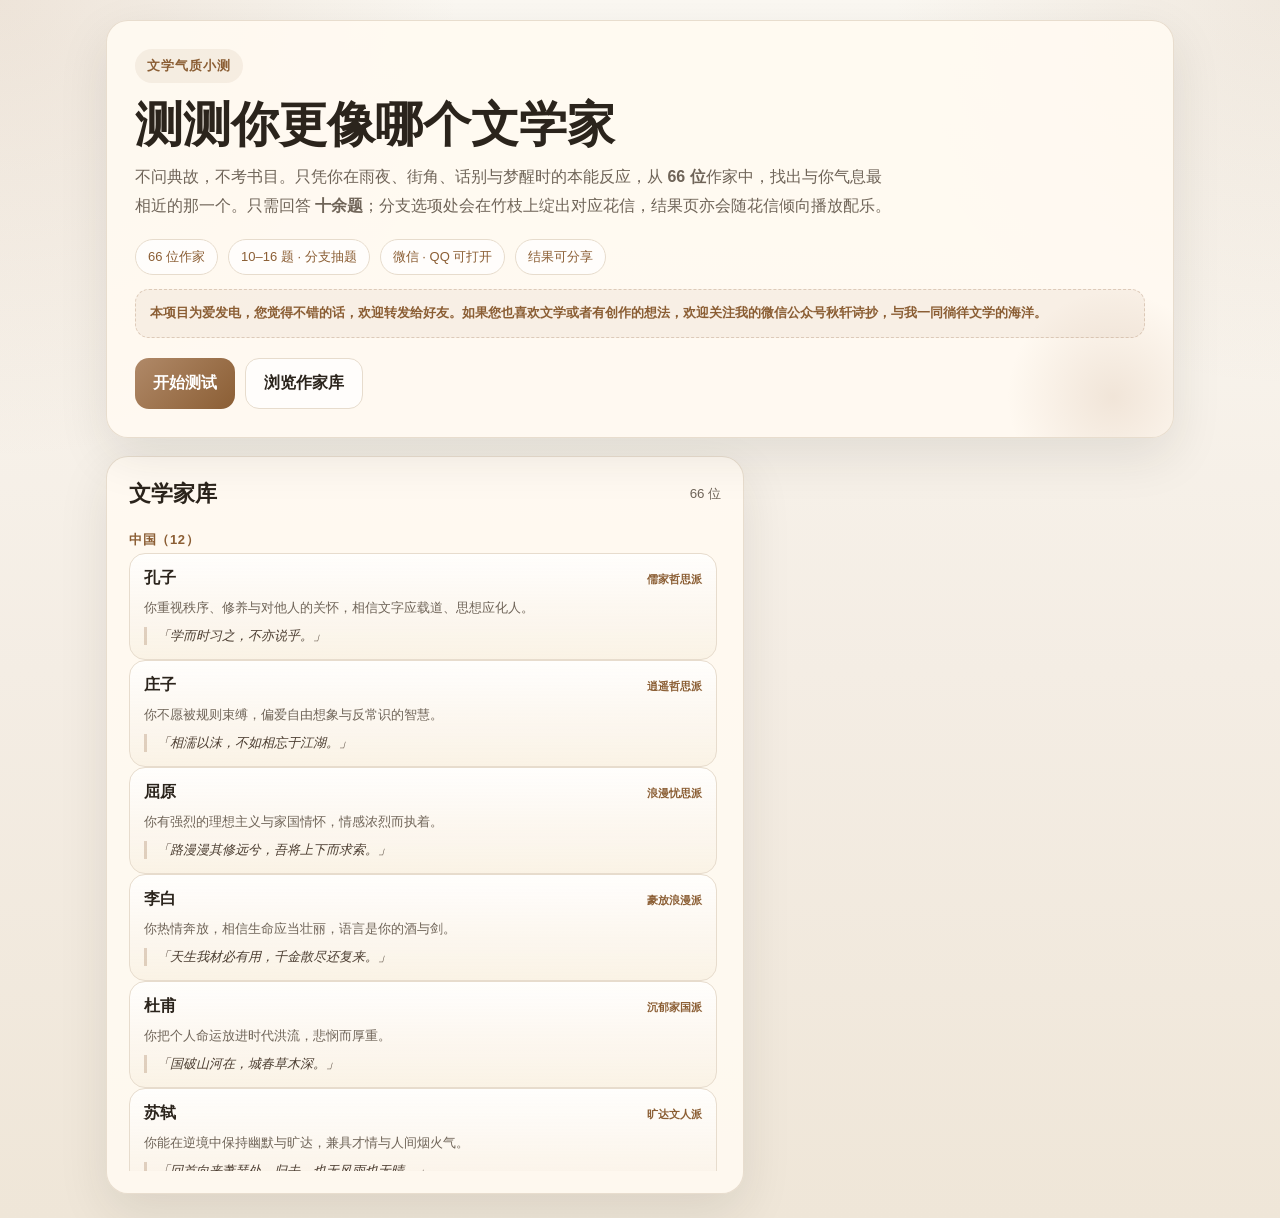
<file: index.html>
<!DOCTYPE html>
<html lang="zh-CN">
<head>
  <meta charset="UTF-8" />
  <meta name="viewport" content="width=device-width, initial-scale=1.0, maximum-scale=1.0, user-scalable=no, viewport-fit=cover" />
  <meta name="format-detection" content="telephone=no, email=no, address=no" />
  <meta name="apple-mobile-web-app-capable" content="yes" />
  <meta name="apple-mobile-web-app-status-bar-style" content="default" />
  <meta name="x5-orientation" content="portrait" />
  <meta name="x5-fullscreen" content="true" />
  <meta name="x5-page-mode" content="app" />
  <meta name="description" content="文学气质小测，10–16题分支情境题，从66位作家中找出你最像的那一位。" />
  <meta property="og:title" content="测测你更像哪个文学家" />
  <meta property="og:description" content="十余题情境小测，竹枝花信与分支抽题，匹配你的文学气质。" />
  <meta property="og:type" content="website" />
  <title>测测你更像哪个文学家</title>
  <style>
    :root {
      --bg: #f6f1e8; --card: #fffaf1; --ink: #2b241c; --muted: #6f6458;
      --line: #e7dccd; --accent: #8b5e34; --accent2: #b08968; --good: #2f6f4e;
      --bamboo: #789262; --bamboo-light: #9db88a; --bamboo-dark: #5a7348;
      --shadow: 0 18px 50px rgba(43,36,28,.10); --radius: 22px;
    }
    * { box-sizing: border-box; -webkit-tap-highlight-color: transparent; }
    html { -webkit-text-size-adjust: 100%; }
    body {
      margin: 0; color: var(--ink);
      font-family: -apple-system, BlinkMacSystemFont, "Segoe UI", "PingFang SC", "Hiragino Sans GB", "Microsoft YaHei", sans-serif;
      background: radial-gradient(circle at top left, rgba(176,137,104,.18), transparent 26%),
        radial-gradient(circle at top right, rgba(139,94,52,.10), transparent 22%),
        linear-gradient(180deg, #fbf8f2, #f4ede4 55%, #efe6d8);
      min-height: 100vh;
      padding-bottom: env(safe-area-inset-bottom, 0);
      overflow-x: hidden;
    }
    .wrap { max-width: 1100px; margin: 0 auto; padding: 20px 16px calc(24px + env(safe-area-inset-bottom, 0)); }
    .hero, .card {
      background: rgba(255,250,241,.92); border: 1px solid rgba(231,220,205,.95);
      border-radius: var(--radius); box-shadow: var(--shadow);
    }
    .hero { padding: 28px; position: relative; overflow: hidden; }
    .hero::after {
      content: ""; position: absolute; inset: auto -50px -70px auto; width: 220px; height: 220px;
      border-radius: 50%; background: radial-gradient(circle, rgba(176,137,104,.18), transparent 68%); pointer-events: none;
    }
    .eyebrow {
      display: inline-flex; padding: 8px 12px; border-radius: 999px;
      background: rgba(139,94,52,.08); color: var(--accent); font-size: 13px;
      letter-spacing: .08em; font-weight: 700;
    }
    h1 { margin: 16px 0 10px; font-size: clamp(28px, 4vw, 48px); line-height: 1.1; }
    .intro { margin: 0; max-width: 760px; color: var(--muted); font-size: 16px; line-height: 1.85; }
    .meta { display: flex; flex-wrap: wrap; gap: 10px; margin-top: 18px; }
    .tag { padding: 8px 12px; border-radius: 999px; border: 1px solid var(--line); background: rgba(255,255,255,.72); color: var(--accent); font-size: 13px; }
    .grid { display: grid; grid-template-columns: 1.55fr 1fr; gap: 18px; margin-top: 18px; }
    .panel { padding: 22px; }
    .section-title { display: flex; align-items: center; justify-content: space-between; gap: 12px; margin-bottom: 14px; scroll-margin-top: 12px; }
    .section-title h2 { margin: 0; font-size: 22px; }
    .section-title small { color: var(--muted); }
    .progress-bar { display: none; }
    .bamboo-progress { position: relative; margin: 12px 0 8px; padding: 32px 14px 6px; }
    .bamboo-track {
      position: relative; height: 40px; border-radius: 20px;
      background: linear-gradient(180deg, #ebe4d4 0%, #d9cfb8 38%, #e8e0ce 62%, #ebe4d4 100%);
      border: 2px solid #c8bc9e;
      box-shadow: inset 0 3px 8px rgba(43,36,28,.10), 0 2px 0 rgba(255,255,255,.45);
      overflow: visible;
    }
    .bamboo-fill {
      position: absolute; left: 0; top: 0; height: 100%; width: 0%; border-radius: inherit;
      background:
        repeating-linear-gradient(90deg, rgba(255,255,255,.12) 0 2px, transparent 2px 18px),
        linear-gradient(180deg, var(--bamboo-light) 0%, var(--bamboo) 42%, var(--bamboo-dark) 100%);
      box-shadow: inset 0 2px 0 rgba(255,255,255,.28);
      transition: width .45s ease; z-index: 1;
    }
    .bamboo-flower {
      position: absolute; top: 50%; margin-left: -24px; width: 48px; z-index: 3;
      pointer-events: none; transform: translateY(-50%) scale(0); opacity: 0;
      transition: transform .5s cubic-bezier(.34,1.56,.64,1), opacity .35s ease;
    }
    .bamboo-flower.bloom { transform: translateY(-50%) scale(1); opacity: 1; }
    .flower-label {
      position: absolute; left: 50%; bottom: calc(100% + 14px); transform: translateX(-50%);
      font-size: 11px; font-weight: 700; color: var(--bamboo-dark); white-space: nowrap;
    }
    .flower-icon svg { width: 44px; height: 44px; filter: drop-shadow(0 2px 4px rgba(43,36,28,.18)); }
    .result-flower-theme {
      display: flex; align-items: center; gap: 12px; margin: 12px 0 4px; padding: 12px 14px;
      border-radius: 16px; background: rgba(255,255,255,.65); border: 1px solid var(--line);
    }
    .result-flower-theme .theme-flower svg { width: 40px; height: 40px; }
    .result-flower-theme p { margin: 0; font-size: 14px; color: var(--muted); line-height: 1.6; }
    .result-flower-theme strong { color: var(--accent); font-size: 15px; }
    .mute-btn {
      position: fixed; top: calc(12px + env(safe-area-inset-top, 0)); right: 14px; z-index: 200;
      display: none; align-items: center; gap: 6px;
      padding: 10px 14px; border-radius: 999px; border: 1px solid var(--line);
      background: rgba(255,250,241,.94); color: var(--ink); font-size: 14px; font-weight: 700;
      cursor: pointer; box-shadow: var(--shadow); backdrop-filter: blur(6px);
      -webkit-backdrop-filter: blur(6px); touch-action: manipulation;
    }
    .mute-btn.show { display: inline-flex; }
    .mute-btn .icon { font-size: 16px; line-height: 1; }
    .q-count { margin-top: 8px; color: var(--bamboo-dark); font-size: 15px; font-weight: 700; letter-spacing: .06em; }
    .question { font-size: 23px; line-height: 1.4; margin: 8px 0 18px; font-weight: 700; }
    .type-pill { display: inline-block; margin-bottom: 8px; padding: 6px 10px; border-radius: 999px; background: rgba(47,111,78,.10); color: var(--good); font-size: 12px; font-weight: 700; }
    .options { display: grid; gap: 10px; }
    .opt {
      width: 100%; text-align: left; padding: 16px 18px; border-radius: 16px;
      border: 1px solid var(--line); background: #fff; cursor: pointer; line-height: 1.65; font-size: 16px;
      transition: border-color .15s, background .15s; touch-action: manipulation;
      -webkit-user-select: none; user-select: none;
    }
    .opt:active { background: rgba(139,94,52,.08); }
    .opt.active { border-color: var(--accent); background: rgba(139,94,52,.06); }
    .controls { display: flex; gap: 10px; flex-wrap: wrap; margin-top: 16px; }
    .btn {
      border: 0; border-radius: 14px; padding: 14px 18px; cursor: pointer; font-weight: 700; font-size: 16px;
      transition: opacity .15s; touch-action: manipulation; min-height: 48px;
      -webkit-tap-highlight-color: transparent;
    }
    .btn:focus { outline: none; }
    .btn.primary { background: linear-gradient(135deg, var(--accent2), var(--accent)); color: #fff; }
    .btn.ghost { background: rgba(255,255,255,.75); color: var(--ink); border: 1px solid var(--line); }
    .btn:disabled { opacity: .5; cursor: not-allowed; transform: none; }
    .mini { color: var(--muted); font-size: 13px; line-height: 1.7; }
    .library { display: grid; gap: 12px; max-height: 72vh; overflow: auto; padding-right: 4px; }
    .region-title { font-size: 13px; font-weight: 700; color: var(--accent); margin: 8px 0 4px; letter-spacing: .05em; }
    .writer { padding: 14px; border-radius: 16px; border: 1px solid var(--line); background: linear-gradient(180deg, rgba(255,255,255,.82), rgba(250,242,229,.95)); }
    .writer-top { display: flex; justify-content: space-between; gap: 8px; align-items: baseline; }
    .writer h3 { margin: 0; font-size: 16px; }
    .writer .kind { color: var(--accent); font-size: 11px; font-weight: 700; white-space: nowrap; }
    .writer p { margin: 8px 0 0; color: var(--muted); line-height: 1.7; font-size: 13px; }
    .writer .quote { margin-top: 8px; padding-left: 10px; border-left: 3px solid rgba(139,94,52,.25); font-style: italic; color: #4b3d31; font-size: 13px; }
    .result { display: none; margin-top: 18px; padding: 24px; border-radius: 24px; background: linear-gradient(180deg, #fffaf1, #f8efe2); border: 1px solid rgba(231,220,205,.95); box-shadow: var(--shadow); }
    .result.show { display: block; }
    .result-grid { display: grid; grid-template-columns: 1fr 1fr; gap: 18px; }
    .result-title-row {
      display: flex; align-items: center; justify-content: flex-start; gap: 12px;
      margin: 0 0 8px;
    }
    .result-title-row h2 { margin: 0; font-size: 30px; flex: 1; min-width: 0; line-height: 1.25; }
    .result-avatar {
      flex-shrink: 0; width: 132px; margin-left: auto;
    }
    .result-avatar img {
      width: 100%; height: auto; max-height: 148px; display: block; object-fit: contain;
      filter: drop-shadow(0 3px 10px rgba(43,36,28,.14)); border-radius: 10px;
    }
    .result-avatar svg { width: 100%; height: 100%; display: block; filter: drop-shadow(0 3px 8px rgba(43,36,28,.12)); }
    .result h2 { margin: 0 0 8px; font-size: 30px; }
    .lead { color: var(--muted); line-height: 1.8; margin: 0 0 18px; }
    .result-box { border-radius: 18px; background: rgba(255,255,255,.72); border: 1px solid var(--line); padding: 16px; margin-bottom: 12px; }
    .result-box h3 { margin: 0 0 8px; font-size: 16px; }
    .result-box p { margin: 0; color: var(--muted); line-height: 1.8; }
    .top5 { display: grid; gap: 10px; }
    .top5-item { display: grid; grid-template-columns: 36px 1fr 52px; gap: 10px; align-items: center; }
    .top5-rank { width: 36px; height: 36px; border-radius: 50%; display: grid; place-items: center; font-weight: 700; font-size: 14px; background: rgba(139,94,52,.12); color: var(--accent); }
    .top5-rank.gold { background: linear-gradient(135deg, #d4a574, var(--accent)); color: #fff; }
    .top5-name { font-weight: 700; font-size: 15px; }
    .top5-meta { font-size: 12px; color: var(--muted); }
    .meter { height: 8px; border-radius: 999px; background: #efe4d4; overflow: hidden; margin-top: 4px; }
    .meter > i { display: block; height: 100%; border-radius: inherit; background: linear-gradient(90deg, var(--accent2), var(--accent)); }
    .match-bar-chart { display: grid; gap: 12px; }
    .match-bar-row { display: grid; grid-template-columns: 28px minmax(56px, 80px) 1fr 44px; gap: 8px; align-items: center; font-size: 14px; }
    .match-bar-rank { width: 28px; height: 28px; border-radius: 50%; display: grid; place-items: center; font-weight: 700; font-size: 12px; background: rgba(139,94,52,.12); color: var(--accent); }
    .match-bar-rank.gold { background: linear-gradient(135deg, #d4a574, var(--accent)); color: #fff; }
    .match-bar-name { font-weight: 700; overflow: hidden; text-overflow: ellipsis; white-space: nowrap; }
    .match-bar-track { height: 10px; border-radius: 99px; background: #efe4d4; overflow: hidden; }
    .match-bar-track > i { display: block; height: 100%; background: linear-gradient(90deg, var(--accent2), var(--accent)); border-radius: inherit; }
    .match-bar-pct { font-weight: 700; color: var(--accent); text-align: right; font-size: 13px; }
    .prob-hotcold { display: grid; grid-template-columns: 1fr 1fr; gap: 12px; }
    .prob-hotcold h4 { margin: 0 0 8px; font-size: 14px; color: var(--accent); }
    .prob-hotcold ol { margin: 0; padding-left: 18px; font-size: 13px; line-height: 1.9; color: var(--muted); }
    .prob-hotcold .prob-val { color: var(--accent); font-weight: 600; }
    .prob-hotcold .muted { list-style: none; padding: 0; }
    .radar-wrap { display: flex; justify-content: center; padding: 8px 0; }
    .radar-wrap svg { max-width: 100%; height: auto; }
    .personality-tags { display: flex; flex-wrap: wrap; gap: 8px; margin-top: 8px; }
    .personality-tags span { padding: 6px 10px; border-radius: 999px; background: rgba(47,111,78,.10); color: var(--good); font-size: 12px; font-weight: 700; }
    .quote-card { padding: 16px; border-radius: 16px; background: rgba(139,94,52,.06); border: 1px solid rgba(139,94,52,.15); }
    .quote-card blockquote { margin: 0; font-size: 18px; line-height: 1.7; color: #4b3d31; font-style: italic; }
    .quote-card cite { display: block; margin-top: 10px; color: var(--muted); font-size: 14px; font-style: normal; }
    .top5-quotes { display: grid; gap: 10px; }
    .top5-quote-item { padding: 10px 12px; border-radius: 12px; background: rgba(255,255,255,.6); border: 1px solid var(--line); font-size: 13px; line-height: 1.7; color: var(--muted); }
    .top5-quote-item strong { color: var(--ink); font-size: 14px; }
    .share { width: 100%; min-height: 100px; resize: none; border: 1px solid var(--line); border-radius: 16px; padding: 14px; background: rgba(255,255,255,.86); line-height: 1.7; font-size: 16px; }
    .share-tip { margin-top: 8px; font-size: 13px; color: var(--accent); line-height: 1.6; }
    .share-card-actions { display: flex; flex-wrap: wrap; gap: 10px; margin-top: 10px; }
    .share-card-preview {
      display: none; width: 100%; max-width: 320px; margin: 12px auto 0;
      border-radius: 14px; border: 1px solid var(--line); box-shadow: var(--shadow);
      -webkit-touch-callout: default;
      pointer-events: auto;
    }
    .share-card-preview.show { display: block; }
    .share-card-modal {
      position: fixed; inset: 0; z-index: 10000; background: rgba(43,36,28,.72);
      display: flex; align-items: center; justify-content: center; padding: 16px;
      backdrop-filter: blur(4px); -webkit-backdrop-filter: blur(4px);
    }
    .share-card-modal.hidden { display: none !important; }
    .share-card-modal-inner {
      width: min(92vw, 360px); max-height: 90vh; overflow: auto;
      background: var(--card); border-radius: 18px; padding: 14px;
      box-shadow: var(--shadow);
    }
    .share-card-modal-tip {
      margin: 0 0 10px; text-align: center; font-size: 14px; color: var(--accent); line-height: 1.6;
    }
    .share-card-modal-img {
      display: block; width: 100%; border-radius: 12px; border: 1px solid var(--line);
      -webkit-touch-callout: default;
      pointer-events: auto;
    }
    .share-card-modal-close {
      display: block; width: 100%; margin-top: 12px;
    }
    .toast {
      position: fixed; left: 50%; bottom: calc(72px + env(safe-area-inset-bottom, 0));
      transform: translateX(-50%) translateY(20px); opacity: 0; pointer-events: none;
      background: rgba(43,36,28,.88); color: #fff; padding: 12px 20px; border-radius: 999px;
      font-size: 14px; z-index: 9999; transition: opacity .25s, transform .25s;
    }
    .toast.show { opacity: 1; transform: translateX(-50%) translateY(0); }
    .mobile-bar {
      display: none; position: fixed; left: 0; right: 0; bottom: 0; z-index: 100;
      padding: 10px 16px calc(10px + env(safe-area-inset-bottom, 0));
      background: rgba(255,250,241,.96); border-top: 1px solid var(--line);
      backdrop-filter: blur(8px); -webkit-backdrop-filter: blur(8px);
      gap: 10px;
    }
    .mobile-bar .btn { flex: 1; }
    #testArea { scroll-margin-top: 8px; }
    .view-test .mobile-bar { display: flex; }
    .view-test .test-area .controls { display: none; }
    .publish-tip {
      margin-top: 14px; padding: 12px 14px; border-radius: 14px;
      background: rgba(139,94,52,.06); border: 1px dashed rgba(139,94,52,.25);
      font-size: 13px; color: var(--muted); line-height: 1.75;
    }
    .publish-tip strong { color: var(--accent); }
    .hidden { display: none !important; }
    .view-welcome .test-area { display: none; }
    .view-test .hero { display: none; }
    .view-test .welcome-cta { display: none; }
    .view-test .library-aside { display: none; }
    .view-test .grid { grid-template-columns: 1fr; margin-top: 0; }
    .view-test .wrap { padding-top: 12px; }
    .view-result .test-area { display: none; }
    .view-result .library-aside { display: none; }
    .view-result .grid { display: none; }
    @media (max-width: 900px) {
      .grid, .result-grid { grid-template-columns: 1fr; }
      .hero, .panel, .result { padding: 18px; }
      .question { font-size: 20px; }
      .library-aside { display: block; }
      .view-welcome .library-aside { margin-top: 0; }
      .view-test { padding-bottom: 72px; }
      .view-test .panel { padding: 16px; }
      .view-test .question { font-size: 19px; margin: 6px 0 14px; }
      .wrap { padding: 16px 14px calc(16px + env(safe-area-inset-bottom, 0)); }
    }
    @media (min-width: 901px) {
      .view-test .test-area { max-width: 720px; margin: 0 auto; }
      .view-result .result { max-width: 1100px; margin: 0 auto; }
      .opt:hover { transform: translateY(-1px); border-color: rgba(139,94,52,.35); box-shadow: 0 10px 24px rgba(43,36,28,.08); }
      .btn:hover { transform: translateY(-1px); }
    }
  </style>
</head>
<body class="view-welcome">
  <div class="wrap">
    <section class="hero">
      <span class="eyebrow">文学气质小测</span>
      <h1>测测你更像哪个文学家</h1>
      <p class="intro">不问典故，不考书目。只凭你在雨夜、街角、话别与梦醒时的本能反应，从 <strong>66 位</strong>作家中，找出与你气息最相近的那一个。只需回答 <strong>十余题</strong>；分支选项处会在竹枝上绽出对应花信，结果页亦会随花信倾向播放配乐。</p>
      <div class="meta">
        <span class="tag">66 位作家</span>
        <span class="tag">10–16 题 · 分支抽题</span>
        <span class="tag">微信 · QQ 可打开</span>
        <span class="tag">结果可分享</span>
      </div>
      <div class="publish-tip">
        <strong>本项目为爱发电，您觉得不错的话，欢迎转发给好友。如果您也喜欢文学或者有创作的想法，欢迎关注我的微信公众号秋轩诗抄，与我一同徜徉文学的海洋。</strong>
      </div>
      <div class="controls welcome-cta" style="margin-top:20px">
        <button class="btn primary" id="startBtn">开始测试</button>
        <button class="btn ghost" id="browseBtn">浏览作家库</button>
      </div>
    </section>

    <div class="grid">
      <section class="card panel test-area" id="testArea">
        <div class="section-title" id="questionAnchor">
          <h2>测试问题</h2>
          <small id="qTotalLabel">10–16 题 · 单选</small>
        </div>
        <div class="bamboo-progress" aria-hidden="false">
          <div class="bamboo-track" id="bambooTrack">
            <div class="bamboo-fill" id="progressFill"></div>
          </div>
        </div>
        <div class="q-count" id="qCount">第 1 题</div>
        <div class="type-pill" id="typePill">文学气质</div>
        <div class="question" id="questionText"></div>
        <div class="options" id="optionsBox"></div>
        <div class="controls">
          <button class="btn ghost" id="prevBtn">上一题</button>
          <button class="btn ghost" id="resetBtn">重置</button>
          <button class="btn primary" id="nextBtn">下一题</button>
        </div>
        <p class="mini" id="hintText">每道题选择最接近你的答案。</p>
      </section>

      <aside class="card panel library-aside">
        <div class="section-title">
          <h2>文学家库</h2>
          <small id="libCount">66 位</small>
        </div>
        <div class="library" id="libraryBox"></div>
      </aside>
    </div>

    <section class="result" id="resultBox">
      <div class="result-grid">
        <div>
          <span class="eyebrow">文学人格结果</span>
          <div class="result-flower-theme" id="resultFlowerTheme">
            <div class="theme-flower" id="resultFlowerIcon"></div>
            <p id="resultFlowerDesc"></p>
          </div>
          <div class="result-title-row">
            <h2 id="resultTitle"></h2>
            <div class="result-avatar" id="resultAvatar" aria-hidden="true" title="气质小人"></div>
          </div>
          <p class="lead" id="resultIntro"></p>
          <div class="personality-tags" id="personalityTags"></div>
          <div class="result-box" style="margin-top:14px">
            <h3>判语</h3>
            <p id="resultOneLiner"></p>
          </div>
          <div class="result-box">
            <h3>几分缘由</h3>
            <p id="resultWhy"></p>
          </div>
          <div class="result-box quote-card">
            <h3 style="margin-bottom:12px">文学家名言</h3>
            <blockquote id="resultQuote"></blockquote>
            <cite id="resultQuoteAuthor"></cite>
          </div>
          <div class="result-box">
            <h3>Top 5 名言摘记</h3>
            <div id="top5Quotes" class="top5-quotes"></div>
          </div>
        </div>
        <div>
          <div class="result-box">
            <h3>文学气质雷达图</h3>
            <div class="radar-wrap"><svg id="radarChart" width="320" height="320" viewBox="0 0 320 320"></svg></div>
            <p class="mini" style="text-align:center;margin-top:4px">实线：你的画像 · 虚线：最佳匹配作家</p>
          </div>
          <div class="result-box">
            <h3>热度排行榜</h3>
            <p class="mini" style="margin-bottom:10px">基于八千次随机作答模拟，估计最易/最难匹配的人格。</p>
            <div class="prob-hotcold">
              <div><h4>热门 TOP 3</h4><ol id="probHotList"></ol></div>
              <div><h4>冷门 TOP 3</h4><ol id="probColdList"></ol></div>
            </div>
          </div>
          <div class="result-box">
            <h3>Top 5 匹配</h3>
            <div class="top5" id="top5List"></div>
          </div>
          <div class="result-box">
            <h3>分享文案</h3>
            <textarea class="share" id="shareText" readonly></textarea>
            <p class="share-tip" id="shareTip">微信内建议长按上方文案全选复制；或点「复制」按钮。</p>
            <h3 style="margin-top:16px">分享结果卡</h3>
            <p class="mini">生成含文学家匹配、气质小人、花信意象与判语的长图，可保存或转发给好友。</p>
            <div class="share-card-actions">
              <button class="btn primary" type="button" id="saveShareCardBtn">保存结果卡</button>
              <button class="btn ghost" type="button" id="shareImageBtn">分享图片</button>
              <button class="btn ghost" type="button" id="previewShareCardBtn">预览结果卡</button>
            </div>
            <img class="share-card-preview" id="shareCardPreview" alt="文学气质结果分享卡预览">
          </div>
          <div class="controls">
            <button class="btn primary" id="againBtn">再测一次</button>
            <button class="btn ghost" id="copyBtn">复制分享文案</button>
            <button class="btn ghost" id="showLibBtn">查看作家库</button>
          </div>
        </div>
      </div>
    </section>
  </div>
  <div class="mobile-bar" id="mobileBar">
    <button class="btn ghost" id="mobilePrevBtn">上一题</button>
    <button class="btn primary" id="mobileNextBtn">下一题</button>
  </div>
  <button type="button" class="mute-btn" id="muteBtn" aria-label="静音">
    <span class="icon" id="muteIcon">🔊</span><span id="muteLabel">静音</span>
  </button>
  <div class="toast" id="toast"></div>
  <div class="share-card-modal hidden" id="shareCardModal" role="dialog" aria-modal="true" aria-label="结果卡预览">
    <div class="share-card-modal-inner">
      <p class="share-card-modal-tip">长按图片保存到相册，或截图分享</p>
      <img class="share-card-modal-img" id="shareCardModalImg" alt="文学气质结果分享卡">
      <button type="button" class="btn ghost share-card-modal-close" id="shareCardModalClose">关闭</button>
    </div>
  </div>
  <script>
const WRITERS = [
{id:'kongzi',name:'孔子',region:'中国',kind:'儒家哲思派',traits:[6,4,9,2,10,2],quote:'「学而时习之，不亦说乎。」',intro:'你重视秩序、修养与对他人的关怀，相信文字应载道、思想应化人。',one:'你像一位温和的师者，在秩序与仁心中寻找永恒。'},
{id:'zhuangzi',name:'庄子',region:'中国',kind:'逍遥哲思派',traits:[3,8,10,5,5,7],quote:'「相濡以沫，不如相忘于江湖。」',intro:'你不愿被规则束缚，偏爱自由想象与反常识的智慧。',one:'你像一阵穿林的风，轻盈、跳脱、难以定义。'},
{id:'quyuan',name:'屈原',region:'中国',kind:'浪漫忧思派',traits:[7,10,7,4,8,5],quote:'「路漫漫其修远兮，吾将上下而求索。」',intro:'你有强烈的理想主义与家国情怀，情感浓烈而执着。',one:'你像一首悲怆的长歌，炽热、忠贞、不肯妥协。'},
{id:'libai',name:'李白',region:'中国',kind:'豪放浪漫派',traits:[3,10,6,3,5,6],quote:'「天生我材必有用，千金散尽还复来。」',intro:'你热情奔放，相信生命应当壮丽，语言是你的酒与剑。',one:'你像明月与长风，洒脱、明亮、不拘一格。'},
{id:'dufu',name:'杜甫',region:'中国',kind:'沉郁家国派',traits:[7,9,5,4,10,3],quote:'「国破山河在，城春草木深。」',intro:'你把个人命运放进时代洪流，悲悯而厚重。',one:'你像一首慢慢展开的长诗，沉稳、厚重、悲悯。'},
{id:'sushi',name:'苏轼',region:'中国',kind:'旷达文人派',traits:[5,9,7,3,7,5],quote:'「回首向来萧瑟处，归去，也无风雨也无晴。」',intro:'你能在逆境中保持幽默与旷达，兼具才情与人间烟火气。',one:'你像一场雨后的彩虹，通透、温润、有余味。'},
{id:'caoxueqin',name:'曹雪芹',region:'中国',kind:'世情洞察派',traits:[6,8,6,5,9,4],quote:'「满纸荒唐言，一把辛酸泪。」',intro:'你善于写尽人情冷暖与命运无常，细腻而苍凉。',one:'你像一面照见众生的镜子，华美与悲凉并存。'},
{id:'luxun',name:'鲁迅',region:'中国',kind:'锋利现实派',traits:[10,4,7,5,8,6],quote:'「希望是本无所谓有，无所谓无的。」',intro:'你对世界有敏锐痛感，善于用犀利语言照亮矛盾。',one:'你像一把冷静的手术刀，直接切开情绪与现实。'},
{id:'shencongwen',name:'沈从文',region:'中国',kind:'田园抒情派',traits:[3,8,4,4,8,3],quote:'「凡事都靠一个缘字。」',intro:'你从朴素日常中感受秩序与美，温柔而宁静。',one:'你像一条安静的河，温润、平和、缓缓流动。'},
{id:'laoshe',name:'老舍',region:'中国',kind:'京味写实派',traits:[7,5,4,5,9,3],quote:'「人是最美的风景。」',intro:'你关注市井与普通人的尊严，幽默里藏着辛酸。',one:'你像胡同里的灯火，亲切、幽默、有烟火气。'},
{id:'zhangailing',name:'张爱玲',region:'中国',kind:'精致疏离派',traits:[7,7,5,8,5,6],quote:'「生命是一袭华美的袍，爬满了蚤子。」',intro:'你善于在细节里看见人性，习惯保留距离与分寸。',one:'你有漂亮的分寸感，也有看穿繁华的清醒。'},
{id:'yuhua',name:'余华',region:'中国',kind:'冷幽默生存派',traits:[8,5,4,6,7,4],quote:'「人是为了活着本身而活着。」',intro:'你能在荒诞与困难里保持韧性，用幽默消化沉重。',one:'你像一块被生活磨圆的石头，沉默，但不轻易碎裂。'},
{id:'murasaki',name:'紫式部',region:'日本',kind:'细腻物语派',traits:[5,9,4,6,7,5],quote:'「逢えずして恋しき人を待つほどに。」',intro:'你极擅写微妙情感与阶层光影，文字含蓄而绵长。',one:'你像一层和纸后的光影，幽微、雅致、欲说还休。'},
{id:'natsume',name:'夏目漱石',region:'日本',kind:'近代自省派',traits:[7,6,8,6,7,5],quote:'「智に働けば角が立つ。」',intro:'你在传统与现代之间徘徊，文风克制而思辨。',one:'你像一座安静的庭园，理性与感伤彼此映照。'},
{id:'kawabata',name:'川端康成',region:'日本',kind:'物哀美学派',traits:[4,9,5,7,6,5],quote:'「美在于发现者眼中。」',intro:'你对瞬间之美极度敏感，偏爱洁净、哀婉与寂静。',one:'你像雪国的炉火，安静、透明、略带寒意。'},
{id:'mishima',name:'三岛由纪夫',region:'日本',kind:'唯美激烈派',traits:[6,9,7,5,4,8],quote:'「不被人理解，反而成为我的骄傲。」',intro:'你追求形式之美与精神强度，矛盾而绚烂。',one:'你像一把淬火的刀，华丽、危险、不肯平庸。'},
{id:'oe',name:'大江健三郎',region:'日本',kind:'人道反核派',traits:[8,6,7,5,9,6],quote:'「人間は自分の言葉で世界をつくる。」',intro:'你关心弱者与历史创伤，文学是伦理与救赎的场域。',one:'你像一道不肯愈合的伤口，严肃、担当、向光而行。'},
{id:'murakami',name:'村上春树',region:'日本',kind:'都市孤独派',traits:[5,7,4,9,5,6],quote:'「闭上眼睛，世界就会变得不一样。」',intro:'你习惯在日常与梦境间穿行，孤独是你的节奏。',one:'你像一段低声播放的音乐，安静、流动、带点疏离。'},
{id:'shakespeare',name:'莎士比亚',region:'英美',kind:'戏剧全景派',traits:[7,9,6,4,8,7],quote:'「To be, or not to be, that is the question.」',intro:'你洞察人性全部光谱，悲剧与喜剧皆在手心。',one:'你像一座剧场，悲欢并置，万象俱备。'},
{id:'austen',name:'简·奥斯汀',region:'英美',kind:'世情讽刺派',traits:[6,7,4,6,7,4],quote:'「A lady\'s imagination is very rapid.」',intro:'你精于社交细节与婚姻伦理，幽默而克制。',one:'你像一场精致的下午茶，机智、含蓄、刀锋在笑里。'},
{id:'dickens',name:'狄更斯',region:'英美',kind:'社会温情派',traits:[8,6,4,5,10,4],quote:'「It was the best of times, it was the worst of times.」',intro:'你关注底层命运，宏大叙事里总有温情与正义。',one:'你像伦敦的雾与灯，阴暗处仍有人性的光。'},
{id:'woolf',name:'弗吉尼亚·伍尔夫',region:'英美',kind:'意识流派',traits:[5,8,7,7,6,8],quote:'「生命不是一条直线，而是一团波光。」',intro:'你对瞬间感受极敏锐，擅长写意识与时间的流动。',one:'你像一面会呼吸的镜子，映照内心的细波。'},
{id:'orwell',name:'乔治·奥威尔',region:'英美',kind:'政治寓言派',traits:[10,3,7,5,8,7],quote:'「Big Brother is watching you.」',intro:'你警惕权力与语言操控，文学是清醒与抵抗。',one:'你像一支永不熄灭的警报，冷静、锋利、不肯沉默。'},
{id:'poe',name:'爱伦·坡',region:'英美',kind:'哥特悬疑派',traits:[6,8,6,8,4,9],quote:'「All that we see or seem is but a dream within a dream.」',intro:'你迷恋黑暗、梦境与心理边缘，形式紧凑而诡异。',one:'你像一座午夜钟楼，神秘、阴郁、令人着迷。'},
{id:'whitman',name:'惠特曼',region:'英美',kind:'自由颂歌派',traits:[5,10,6,3,8,7],quote:'「I contain multitudes.」',intro:'你拥抱多元与身体性，诗歌是开放的生命宣言。',one:'你像原野上的风，辽阔、热烈、拒绝被框住。'},
{id:'hemingway',name:'海明威',region:'英美',kind:'硬汉极简派',traits:[7,5,4,6,6,5],quote:'「人可以被毁灭，但不能被打败。」',intro:'你相信简洁有力的句子，在沉默里承受命运。',one:'你像一块被海浪打磨的礁石，坚硬、沉默、有力量。'},
{id:'fitzgerald',name:'菲茨杰拉德',region:'英美',kind:'爵士幻灭派',traits:[6,9,5,8,5,6],quote:'「于是我们奋力向前划，逆流而上。」',intro:'你写繁华与幻灭，浪漫里藏着时代的裂痕。',one:'你像盖茨比的绿灯，璀璨、遥远、带着哀愁。'},
{id:'faulkner',name:'福克纳',region:'英美',kind:'南方史诗派',traits:[7,8,7,5,8,9],quote:'「The past is never dead. It isn\'t even past.」',intro:'你构建复杂时间与家族史诗，密度极高。',one:'你像一片浓密的南方森林，缠绕、深沉、难以读完。'},
{id:'salinger',name:'塞林格',region:'英美',kind:'青春疏离派',traits:[6,6,5,9,5,6],quote:'「I am sick of not saying what I mean.」',intro:'你写青春期的敏感、叛逆与对真诚的渴望。',one:'你像麦田里的守望者，倔强、孤独、不肯长大。'},
{id:'vonnegut',name:'冯内古特',region:'英美',kind:'黑色幽默派',traits:[8,4,7,5,7,8],quote:'「So it goes.」',intro:'你用荒诞与幽默面对战争与虚无，温柔而反讽。',one:'你像一颗歪斜的星星，好笑、悲凉、却很有人味。'},
{id:'morrison',name:'托妮·莫里森',region:'英美',kind:'黑人史诗派',traits:[8,9,6,5,10,7],quote:'「Freeing yourself was one thing; claiming ownership of that freed self was another.」',intro:'你书写记忆、种族与女性创伤，语言充满诗性与力量。',one:'你像一首从泥土里长出的歌，沉痛、庄严、不可磨灭。'},
{id:'mccarthy',name:'科马克·麦卡锡',region:'英美',kind:'末世冷峻派',traits:[8,6,5,7,6,7],quote:'「You never know what worse luck your bad luck has saved you from.」',intro:'你文风冷硬，在荒原与暴力中追问人性底线。',one:'你像荒原上的余烬，冷冽、稀疏、却灼人。'},
{id:'rousseau',name:'卢梭',region:'法国',kind:'启蒙情感派',traits:[7,8,8,4,8,5],quote:'「人生而自由，却无往不在枷锁之中。」',intro:'你相信自然与真诚，对文明有深情也有怀疑。',one:'你像林间的回声，热烈、敏感、追问本真。'},
{id:'balzac',name:'巴尔扎克',region:'法国',kind:'现实主义派',traits:[8,6,5,6,8,4],quote:'「人间喜剧」',intro:'你把社会写成巨大的舞台，人物与金钱交织。',one:'你像一座城市的档案室，庞杂、真实、毫不留情。'},
{id:'hugo',name:'雨果',region:'法国',kind:'浪漫人道派',traits:[7,10,6,4,10,5],quote:'「比海洋更宽阔的是人的胸怀。」',intro:'你兼具史诗气概与人道关怀，为弱者发声。',one:'你像一座大教堂，宏伟、悲悯、向光敞开。'},
{id:'baudelaire',name:'波德莱尔',region:'法国',kind:'都市象征派',traits:[6,9,7,8,4,8],quote:'「你永远不知道，在街角会遇见怎样的命运。」',intro:'你在现代都市中寻找美与堕落，诗风浓艳而颓废。',one:'你像霓虹下的影子，艳丽、破碎、令人上瘾。'},
{id:'proust',name:'普鲁斯特',region:'法国',kind:'记忆意识派',traits:[5,8,9,6,6,8],quote:'「真正的发现之旅在于拥有新的眼睛。」',intro:'你把时间与记忆写成绵延的迷宫，感官极其细腻。',one:'你像一块玛德琳蛋糕，轻轻一触，往事涌来。'},
{id:'camus',name:'加缪',region:'法国',kind:'荒诞反抗派',traits:[8,5,8,6,7,6],quote:'「在隆冬，我终于知道，我身上有一个不可战胜的夏天。」',intro:'你在荒诞中坚持清醒与尊严，反抗本身就是意义。',one:'你像西西弗斯的石头，沉重，却带着不屈的光。'},
{id:'goethe',name:'歌德',region:'德语',kind:'古典全才派',traits:[6,9,8,3,7,6],quote:'「理论是灰色的，而生命之树常青。」',intro:'你追求全面发展与古典平衡，浪漫与理性并存。',one:'你像一座文艺复兴的花园，丰饶、深邃、历久弥新。'},
{id:'heine',name:'海涅',region:'德语',kind:'讽刺抒情派',traits:[7,9,6,5,6,6],quote:'「哪里有痛苦，哪里就有诗歌。」',intro:'你的诗既浪漫又辛辣，爱与讽刺并行。',one:'你像一把裹着玫瑰的匕首，优美，却带着锋芒。'},
{id:'kafka',name:'卡夫卡',region:'德语',kind:'荒诞焦虑派',traits:[8,4,8,8,5,7],quote:'「我不是世界的一部分，我只是世界的边缘。」',intro:'你对规则与身份感到警觉，常在秩序中看见荒诞。',one:'你像一座静默的迷宫，越走越能看见内心的回声。'},
{id:'mann',name:'托马斯·曼',region:'德语',kind:'启蒙小说派',traits:[7,7,9,5,7,6],quote:'「时间是正义的，因为它终将揭示一切。」',intro:'你擅长把哲学、疾病与文明危机写进长篇叙事。',one:'你像一座缓慢旋转的钟楼，庄严、复杂、耐人寻味。'},
{id:'hesse',name:'黑塞',region:'德语',kind:'精神追寻派',traits:[5,8,9,6,8,6],quote:'「对每个人而言，真正的职责只有一个：找到自我。」',intro:'你写精神成长与东方智慧，内向而澄澈。',one:'你像一条通往内心的路，安静、深邃、引人独行。'},
{id:'rilke',name:'里尔克',region:'德语',kind:'纯诗沉思派',traits:[4,10,9,6,6,5],quote:'「有何胜利可言？挺住意味着一切。」',intro:'你以诗性语言沉思存在、孤独与美。',one:'你像一封写给未来的信，缓慢、纯粹、触及灵魂。'},
{id:'pushkin',name:'普希金',region:'俄语',kind:'民族抒情派',traits:[5,10,6,4,7,5],quote:'「假如生活欺骗了你，不要悲伤，不要心急。」',intro:'你既是民族诗人，也是优雅与自由的象征。',one:'你像俄罗斯的白桦林，清澈、挺拔、带着忧郁。'},
{id:'dostoevsky',name:'陀思妥耶夫斯基',region:'俄语',kind:'灵魂拷问派',traits:[9,7,9,7,8,7],quote:'「人是一个谜。解开这个谜，即使搭上性命，也值得。」',intro:'你深入道德深渊与信仰危机，人物在极端中显形。',one:'你像一场暴风雪中的忏悔，激烈、幽暗、不可回避。'},
{id:'tolstoy',name:'托尔斯泰',region:'俄语',kind:'史诗道德派',traits:[8,8,8,4,10,5],quote:'「幸福的家庭都是相似的，不幸的家庭各有各的不幸。」',intro:'你以宏大视野追问道德、战争与生命意义。',one:'你像一片辽阔的田野，厚重、庄严、容纳一切。'},
{id:'chekhov',name:'契诃夫',region:'俄语',kind:'淡淡忧伤派',traits:[6,7,5,6,9,4],quote:'「人应该像水一样，没有形状，却能适应一切容器。」',intro:'你写日常里的沉默与无奈，幽默中带着温柔。',one:'你像黄昏里的炊烟，清淡、悠远、令人惆怅。'},
{id:'bulgakov',name:'布尔加科夫',region:'俄语',kind:'魔幻讽刺派',traits:[8,7,7,5,6,9],quote:'「手稿不灭。」',intro:'你在荒诞与审查中保持创造，魔幻里藏着真话。',one:'你像一场魔鬼的舞会，荒诞、绚烂、不肯被遗忘。'},
{id:'solzhenitsyn',name:'索尔仁尼琴',region:'俄语',kind:'良知见证派',traits:[10,5,7,5,9,5],quote:'「一条真理胜过整个世界。」',intro:'你以文学见证极权与苦难，尊严高于一切。',one:'你像西伯利亚的风，冷硬、清醒、令人无法回避。'},
{id:'borges',name:'博尔赫斯',region:'拉美',kind:'概念迷宫派',traits:[6,6,10,5,4,8],quote:'「天堂应该是图书馆的模样。」',intro:'你喜欢拆结构、追溯层级，对真实本身充满兴趣。',one:'你像一座会自我折叠的图书馆，复杂而迷人。'},
{id:'neruda',name:'聂鲁达',region:'拉美',kind:'爱情革命派',traits:[6,10,5,4,8,6],quote:'「我要对你做，春天对樱桃树做的事。」',intro:'你的诗炽热而政治，爱与大地同样澎湃。',one:'你像南美的海洋，汹涌、浪漫、充满生命力。'},
{id:'marquez',name:'马尔克斯',region:'拉美',kind:'魔幻现实派',traits:[7,9,7,4,8,8],quote:'「面对行刑队，上校将会回想起父亲带他去见识冰块的那个下午。」',intro:'你把神话与现实织在一起，时间像河流一样回旋。',one:'你像一场绵延百年的雨，奇幻、潮湿、无法忘却。'},
{id:'vargasllosa',name:'略萨',region:'拉美',kind:'结构叙事派',traits:[8,6,7,5,7,7],quote:'「写作是对权力的反抗。」',intro:'你擅长多线叙事与政治寓言，结构精密。',one:'你像一张复杂的地图，层层展开，指向权力与欲望。'},
{id:'paz',name:'帕斯',region:'拉美',kind:'诗性哲思派',traits:[5,9,10,5,6,7],quote:'「一朵花不需要理由地开放。」',intro:'你在诗与散文间游走，追问身份、时间与神秘。',one:'你像沙漠里的太阳，炽热、抽象、照耀万物。'},
{id:'bolano',name:'波拉尼奥',region:'拉美',kind:'流亡漫游派',traits:[7,7,6,8,6,8],quote:'「文学是世上最危险的职业。」',intro:'你写流亡、青春与文学的幽灵，叙事散漫而迷人。',one:'你像一条没有终点的公路，荒凉、自由、充满传说。'},
{id:'kundera',name:'昆德拉',region:'其他',kind:'轻与重派',traits:[7,7,9,6,5,7],quote:'「人类一思考，上帝就发笑。」',intro:'你在玩笑与哲思间衡量存在的轻重。',one:'你像一面反光的窗，戏谑、深刻、捉摸不定。'},
{id:'calvino',name:'卡尔维诺',region:'其他',kind:'结构童话派',traits:[5,8,9,4,5,9],quote:'「你对任何一条路都还不满意，因为你想同时走两条路。」',intro:'你把文学变成结构游戏，轻盈而智性。',one:'你像一本会自我重组的书，好玩、精巧、永不读完。'},
{id:'pamuk',name:'帕慕克',region:'其他',kind:'文明交错派',traits:[7,8,8,6,7,6],quote:'「我到底是谁？这个问题始终困扰着我。」',intro:'你在东西方、个人与历史之间编织迷宫。',one:'你像伊斯坦布尔的雪，覆盖着记忆与身份。'},
{id:'ibsen',name:'易卜生',region:'其他',kind:'社会问题派',traits:[9,5,7,5,8,6],quote:'「社会就像一艘船，人人都该有掌舵的责任。」',intro:'你用戏剧解剖家庭伦理与社会虚伪。',one:'你像一扇被敲响的门，问题一旦提出，就无法假装没听见。'},
{id:'andersen',name:'安徒生',region:'其他',kind:'童话寓言派',traits:[5,9,6,5,8,6],quote:'「仅仅活着是不够的，你还应该有阳光、自由和一点花的芬芳。」',intro:'你用童话写尽孤独、美与命运的不公。',one:'你像一颗会流泪的星星，温柔、凄美、照亮童年。'},
{id:'saramago',name:'萨拉马戈',region:'其他',kind:'寓言叙述派',traits:[8,6,8,5,9,7],quote:'「人类当有更多的耐心。」',intro:'你以绵延长句写集体命运与道德寓言。',one:'你像一场蔓延的失明，集体、寓言、令人战栗。'},
{id:'tagore',name:'泰戈尔',region:'其他',kind:'灵性抒情派',traits:[4,10,8,3,9,5],quote:'「生如夏花之绚烂，死如秋叶之静美。」',intro:'你的诗充满自然、神性与爱的光辉。',one:'你像恒河上的月光，宁静、圣洁、普照众生。'},
{id:'naipaul',name:'奈保尔',region:'其他',kind:'后殖民观察派',traits:[8,5,7,7,6,6],quote:'「世界如其所是，而非如我们所愿。」',intro:'你以冷峻目光写殖民遗产与身份撕裂。',one:'你像一面没有温度的镜子，清晰、尖锐、令人不适。'},
{id:'achebe',name:'钦努阿·阿契贝',region:'其他',kind:'非洲叙事派',traits:[8,6,5,5,9,5],quote:'「直到狮子有了自己的史学家，狩猎的故事才不会只称赞猎人。」',intro:'你为被沉默的历史发声，重建非洲叙事。',one:'你像部落的鼓声，沉稳、有力、唤醒记忆。'},
{id:'gibran',name:'纪伯伦',region:'其他',kind:'哲理诗语派',traits:[4,10,8,4,8,4],quote:'「你的儿女不是你的儿女，他们是生命对自身渴望的儿女。」',intro:'你的文字如诗如箴言，温柔而富有灵性。',one:'你像沙漠里的清泉，简洁、深邃、抚慰人心。'}
];

</script>
  <script src="stats-config.js"></script>
  <script src="stats-client.js"></script>
  <script src="personality_insights.js"></script>
  <script src="literary_questions.js"></script>
  <script src="literary_avatars.js"></script>
  <script src="literary_share_card.js"></script>
  <script src="literary_test_app.js"></script>
</body>
</html>
</file>
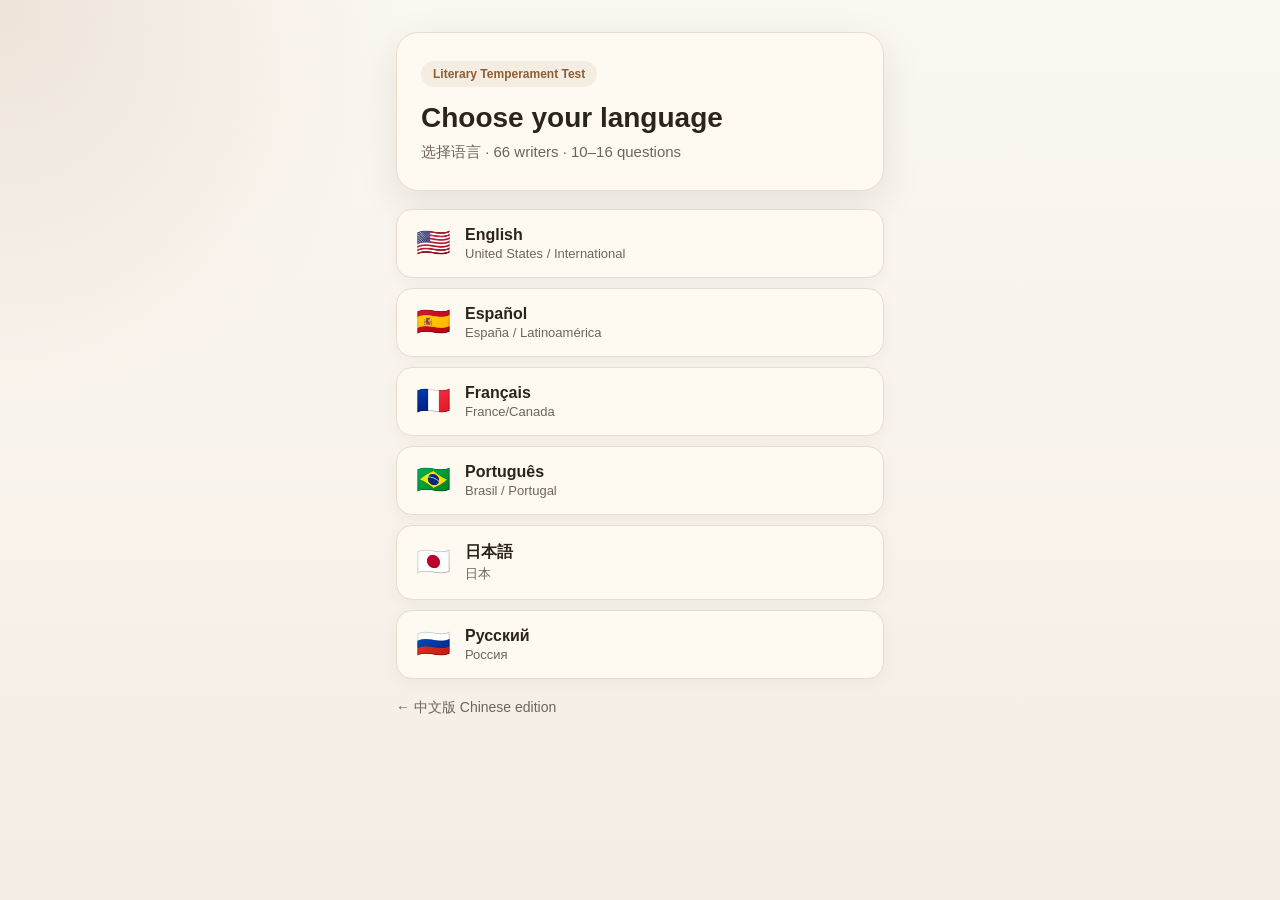
<file: international/index.html>
<!DOCTYPE html>
<html lang="en">
<head>
  <meta charset="UTF-8" />
  <meta name="viewport" content="width=device-width, initial-scale=1.0" />
  <title>Literary Temperament Test · Languages</title>
  <style>
    :root {
      --bg: #f6f1e8; --card: #fffaf1; --ink: #2b241c; --muted: #6f6458;
      --line: #e7dccd; --accent: #8b5e34; --shadow: 0 12px 40px rgba(43,36,28,.10);
    }
    * { box-sizing: border-box; }
    body {
      margin: 0; min-height: 100vh; color: var(--ink);
      font-family: -apple-system, BlinkMacSystemFont, "Segoe UI", sans-serif;
      background: radial-gradient(circle at top left, rgba(176,137,104,.18), transparent 26%),
        linear-gradient(180deg, #fbf8f2, #f4ede4);
    }
    .wrap { max-width: 520px; margin: 0 auto; padding: 32px 16px 48px; }
    .hero {
      background: var(--card); border: 1px solid var(--line); border-radius: 22px;
      padding: 28px 24px; box-shadow: var(--shadow); margin-bottom: 18px;
    }
    .eyebrow {
      display: inline-block; padding: 6px 12px; border-radius: 999px;
      background: rgba(139,94,52,.08); color: var(--accent); font-size: 12px; font-weight: 700;
    }
    h1 { margin: 14px 0 8px; font-size: 1.75rem; line-height: 1.2; }
    .sub { margin: 0; color: var(--muted); font-size: 15px; }
    .lang-list { display: grid; gap: 10px; margin-top: 18px; }
    .lang-list a {
      display: flex; align-items: center; gap: 14px;
      padding: 16px 18px; background: var(--card);
      border: 1px solid var(--line); border-radius: 16px;
      color: var(--ink); text-decoration: none; font-weight: 700; font-size: 16px;
      box-shadow: 0 4px 16px rgba(43,36,28,.04);
      transition: border-color .15s, transform .15s;
    }
    .lang-list a:hover { border-color: var(--accent); transform: translateY(-1px); }
    .flag { font-size: 28px; line-height: 1; width: 36px; text-align: center; }
    .lang-name { flex: 1; }
    .lang-name small { display: block; font-weight: 500; color: var(--muted); font-size: 13px; margin-top: 2px; }
    .back {
      display: inline-flex; align-items: center; gap: 6px; margin-top: 20px;
      color: var(--muted); text-decoration: none; font-size: 14px;
    }
    .back:hover { color: var(--accent); }
  </style>
</head>
<body>
  <div class="wrap">
    <section class="hero">
      <span class="eyebrow">Literary Temperament Test</span>
      <h1>Choose your language</h1>
      <p class="sub">选择语言 · 66 writers · 10–16 questions</p>
    </section>
    <nav class="lang-list" aria-label="Languages">
      <a href="packs/en/index.html"><span class="flag" aria-hidden="true">🇺🇸</span><span class="lang-name">English<small>United States / International</small></span></a>
      <a href="packs/es/index.html"><span class="flag" aria-hidden="true">🇪🇸</span><span class="lang-name">Español<small>España / Latinoamérica</small></span></a>
      <a href="packs/fr/index.html"><span class="flag" aria-hidden="true">🇫🇷</span><span class="lang-name">Français<small>France/Canada</small></span></a>
      <a href="packs/pt/index.html"><span class="flag" aria-hidden="true">🇧🇷</span><span class="lang-name">Português<small>Brasil / Portugal</small></span></a>
      <a href="packs/ja/index.html"><span class="flag" aria-hidden="true">🇯🇵</span><span class="lang-name">日本語<small>日本</small></span></a>
      <a href="packs/ru/index.html"><span class="flag" aria-hidden="true">🇷🇺</span><span class="lang-name">Русский<small>Россия</small></span></a>
    </nav>
    <a class="back" href="../index.html">← 中文版 Chinese edition</a>
  </div>
</body>
</html>
</file>
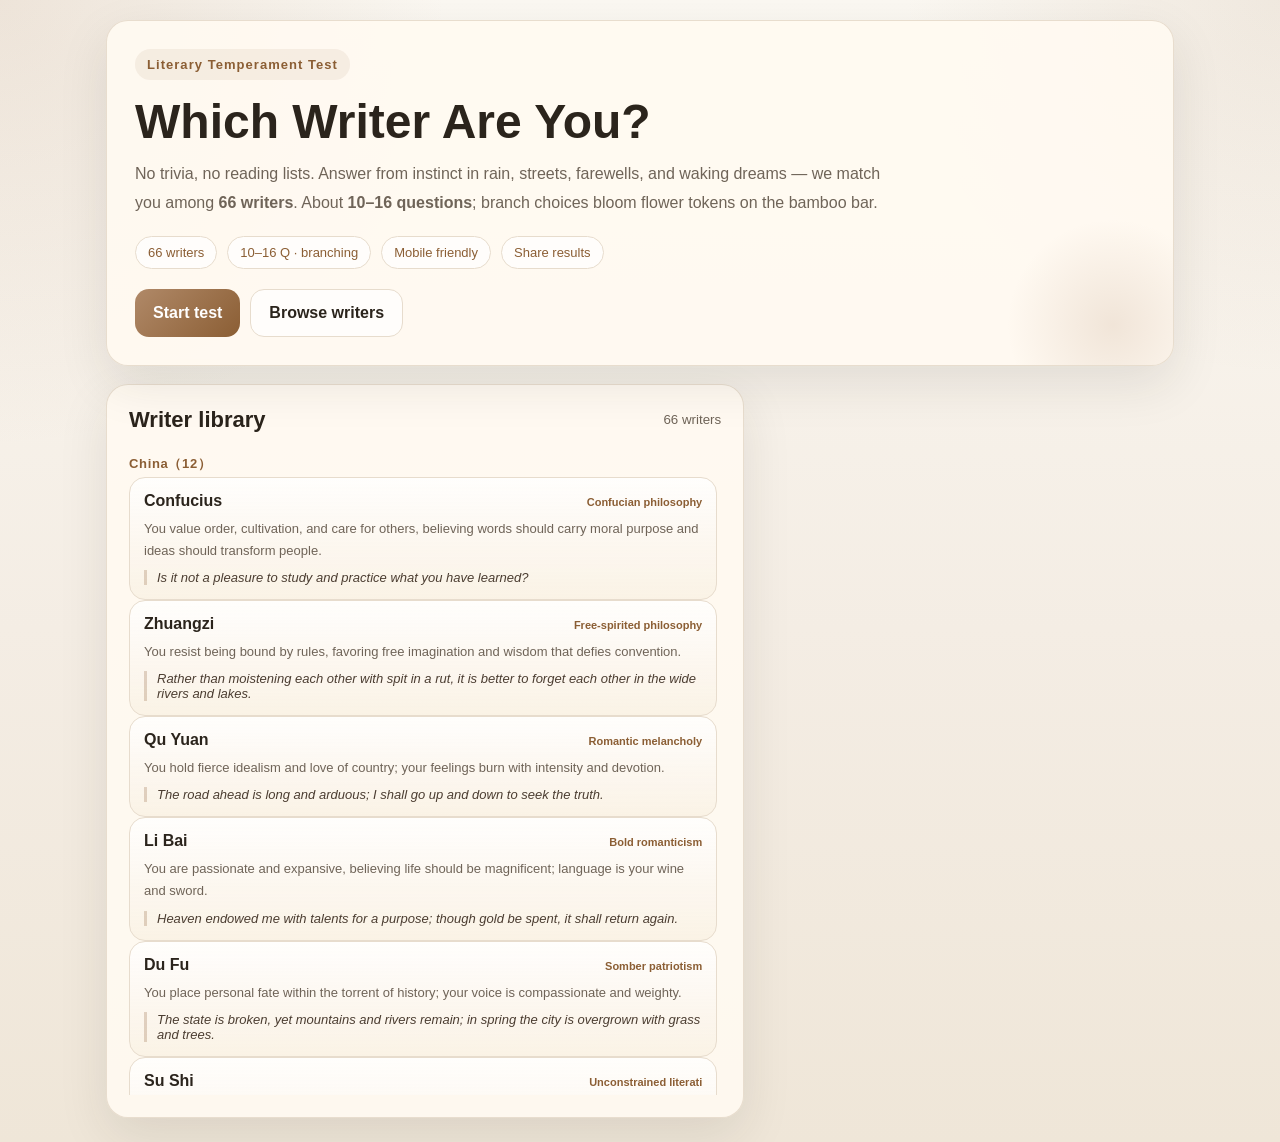
<file: international/packs/en/index.html>
<!DOCTYPE html>
<html lang="en" dir="ltr">
<head>
  <meta charset="UTF-8" />
  <meta name="viewport" content="width=device-width, initial-scale=1.0, maximum-scale=1.0, user-scalable=no, viewport-fit=cover" />
  <meta name="description" content="Literary Temperament Test — match among 66 writers." />
  <title>Which Writer Are You?</title>
  <link rel="stylesheet" href="../../shared/literary.css" />
</head>
<body class="view-welcome">
  <div class="wrap">
    <section class="hero">
      <span class="eyebrow">Literary Temperament Test</span>
      <h1>Which Writer Are You?</h1>
      <p class="intro">No trivia, no reading lists. Answer from instinct in rain, streets, farewells, and waking dreams — we match you among <strong>66 writers</strong>. About <strong>10–16 questions</strong>; branch choices bloom flower tokens on the bamboo bar.</p>
      <div class="meta">
        <span class="tag">66 writers</span>
        <span class="tag">10–16 Q · branching</span>
        <span class="tag">Mobile friendly</span>
        <span class="tag">Share results</span>
      </div>
      <div class="controls welcome-cta" style="margin-top:20px">
        <button class="btn primary" id="startBtn">Start test</button>
        <button class="btn ghost" id="browseBtn">Browse writers</button>
      </div>
    </section>
    <div class="grid">
      <section class="card panel test-area" id="testArea">
        <div class="section-title" id="questionAnchor">
          <h2>Questions</h2><small id="qTotalLabel">10–16 Q · single choice</small>
        </div>
        <div class="bamboo-progress"><div class="bamboo-track" id="bambooTrack"><div class="bamboo-fill" id="progressFill"></div></div></div>
        <div class="q-count" id="qCount"></div>
        <div class="type-pill" id="typePill"></div>
        <div class="question" id="questionText"></div>
        <div class="options" id="optionsBox"></div>
        <div class="controls">
          <button class="btn ghost" id="prevBtn">Previous</button>
          <button class="btn ghost" id="resetBtn">Reset</button>
          <button class="btn primary" id="nextBtn">Next</button>
        </div>
        <p class="mini" id="hintText"></p>
      </section>
      <aside class="card panel library-aside">
        <div class="section-title"><h2>Writer library</h2><small id="libCount"></small></div>
        <div class="library" id="libraryBox"></div>
      </aside>
    </div>
    <section class="result" id="resultBox">
      <div class="result-grid">
        <div>
          <span class="eyebrow">Your literary persona</span>
          <div class="result-flower-theme" id="resultFlowerTheme"><div class="theme-flower" id="resultFlowerIcon"></div><p id="resultFlowerDesc"></p></div>
          <div class="result-title-row"><h2 id="resultTitle"></h2><div class="result-avatar" id="resultAvatar"></div></div>
          <p class="lead" id="resultIntro"></p>
          <div class="personality-tags" id="personalityTags"></div>
          <div class="result-box radar-panel"><h3>Temperament radar</h3><div class="radar-wrap"><svg id="radarChart" width="320" height="320" viewBox="0 0 320 320"></svg></div><p class="mini" style="text-align:center;margin-top:4px">Solid: you · Dashed: best match</p></div>
          <div class="result-box"><h3>Verdict</h3><p id="resultOneLiner"></p></div>
          <div class="result-box"><h3>Why this match</h3><p id="resultWhy"></p></div>
          <div class="result-box quote-card"><h3>Writer quote</h3><blockquote id="resultQuote"></blockquote><cite id="resultQuoteAuthor"></cite></div>
          <div class="result-box"><h3>Top 5 quotes</h3><div id="top5Quotes" class="top5-quotes"></div></div>
        </div>
        <div>
          <div class="result-box"><h3>Match popularity</h3><p class="mini" style="margin-bottom:10px">Estimated from 8,000 random answer simulations.</p><div class="prob-hotcold"><div><h4>Popular TOP 3</h4><ol id="probHotList"></ol></div><div><h4>Uncommon TOP 3</h4><ol id="probColdList"></ol></div></div></div>
          <div class="result-box"><h3>Top 5 matches</h3><div class="top5" id="top5List"></div></div>
          <div class="result-box"><h3>Share text</h3><textarea class="share" id="shareText" readonly></textarea><p class="share-tip" id="shareTip">Long-press to copy, or use the Copy button.</p>
            <h3 style="margin-top:16px">Result card</h3>
            <p class="mini">Save a card with match, avatar, flower token and verdict.</p>
            <div class="share-card-actions">
              <button class="btn primary" type="button" id="saveShareCardBtn">Save card</button>
              <button class="btn ghost" type="button" id="shareImageBtn">Share image</button>
              <button class="btn ghost" type="button" id="previewShareCardBtn">Preview</button>
            </div>
            <img class="share-card-preview" id="shareCardPreview" alt="Result card preview">
          </div>
          <div class="controls">
            <button class="btn primary" id="againBtn">Take again</button>
            <button class="btn ghost" id="copyBtn">Copy share text</button>
            <button class="btn ghost" id="showLibBtn">Writer library</button>
          </div>
        </div>
      </div>
    </section>
  </div>
  <div class="mobile-bar" id="mobileBar">
    <button class="btn ghost" id="mobilePrevBtn">Previous</button>
    <button class="btn primary" id="mobileNextBtn">Next</button>
  </div>
  <button type="button" class="mute-btn" id="muteBtn"><span class="icon" id="muteIcon">🔊</span><span id="muteLabel">Mute</span></button>
  <div class="toast" id="toast"></div>
  <div class="share-card-modal hidden" id="shareCardModal" role="dialog" aria-modal="true" aria-label="Result card">
    <div class="share-card-modal-inner">
      <p class="share-card-modal-tip">Long-press the image to save, or take a screenshot</p>
      <img class="share-card-modal-img" id="shareCardModalImg" alt="Result card">
      <button type="button" class="btn ghost share-card-modal-close" id="shareCardModalClose">Close</button>
    </div>
  </div>
  <script src="../../../stats-config.js"></script>
  <script src="../../../stats-client.js"></script>
  <script src="../../../personality_insights.js"></script>
  <script src="locale.js"></script>
  <script src="writers.js"></script>
  <script src="questions.js"></script>
  <script src="../../../literary_avatars.js"></script>
  <script src="../../shared/i18n_result_png.js"></script>
  <script src="../../shared/literary_test_i18n.js"></script>
</body>
</html>
</file>
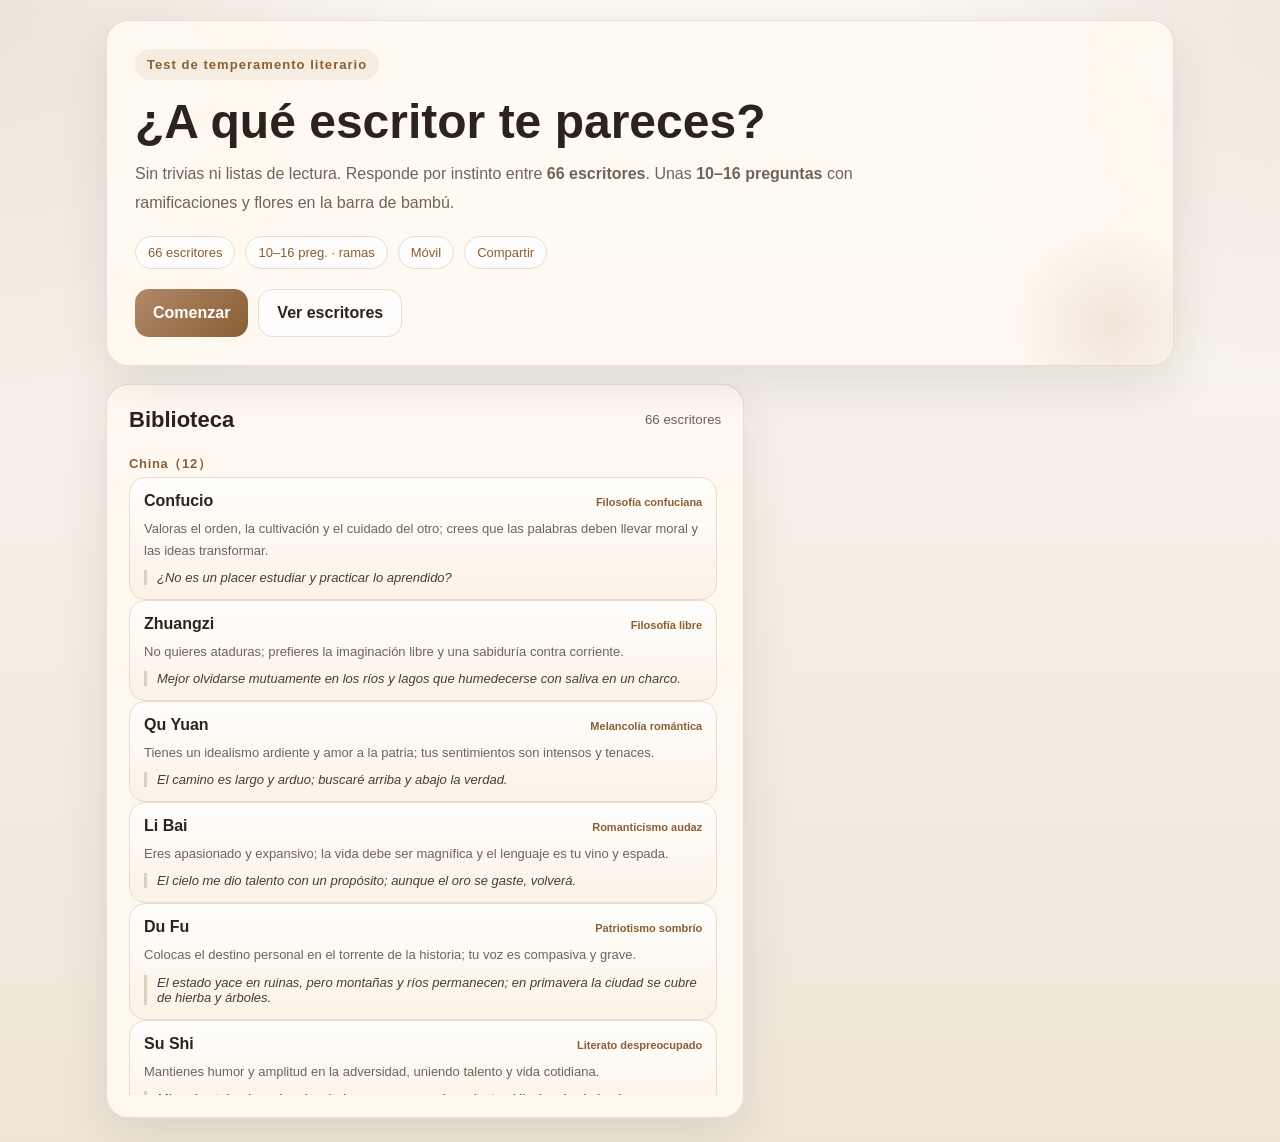
<file: international/packs/es/index.html>
<!DOCTYPE html>
<html lang="es" dir="ltr">
<head>
  <meta charset="UTF-8" />
  <meta name="viewport" content="width=device-width, initial-scale=1.0, maximum-scale=1.0, user-scalable=no, viewport-fit=cover" />
  <meta name="description" content="Test de temperamento literario — match among 66 writers." />
  <title>¿A qué escritor te pareces?</title>
  <link rel="stylesheet" href="../../shared/literary.css" />
</head>
<body class="view-welcome">
  <div class="wrap">
    <section class="hero">
      <span class="eyebrow">Test de temperamento literario</span>
      <h1>¿A qué escritor te pareces?</h1>
      <p class="intro">Sin trivias ni listas de lectura. Responde por instinto entre <strong>66 escritores</strong>. Unas <strong>10–16 preguntas</strong> con ramificaciones y flores en la barra de bambú.</p>
      <div class="meta">
        <span class="tag">66 escritores</span>
        <span class="tag">10–16 preg. · ramas</span>
        <span class="tag">Móvil</span>
        <span class="tag">Compartir</span>
      </div>
      <div class="controls welcome-cta" style="margin-top:20px">
        <button class="btn primary" id="startBtn">Comenzar</button>
        <button class="btn ghost" id="browseBtn">Ver escritores</button>
      </div>
    </section>
    <div class="grid">
      <section class="card panel test-area" id="testArea">
        <div class="section-title" id="questionAnchor">
          <h2>Preguntas</h2><small id="qTotalLabel">10–16 preg. · una opción</small>
        </div>
        <div class="bamboo-progress"><div class="bamboo-track" id="bambooTrack"><div class="bamboo-fill" id="progressFill"></div></div></div>
        <div class="q-count" id="qCount"></div>
        <div class="type-pill" id="typePill"></div>
        <div class="question" id="questionText"></div>
        <div class="options" id="optionsBox"></div>
        <div class="controls">
          <button class="btn ghost" id="prevBtn">Anterior</button>
          <button class="btn ghost" id="resetBtn">Reiniciar</button>
          <button class="btn primary" id="nextBtn">Siguiente</button>
        </div>
        <p class="mini" id="hintText"></p>
      </section>
      <aside class="card panel library-aside">
        <div class="section-title"><h2>Biblioteca</h2><small id="libCount"></small></div>
        <div class="library" id="libraryBox"></div>
      </aside>
    </div>
    <section class="result" id="resultBox">
      <div class="result-grid">
        <div>
          <span class="eyebrow">Tu persona literaria</span>
          <div class="result-flower-theme" id="resultFlowerTheme"><div class="theme-flower" id="resultFlowerIcon"></div><p id="resultFlowerDesc"></p></div>
          <div class="result-title-row"><h2 id="resultTitle"></h2><div class="result-avatar" id="resultAvatar"></div></div>
          <p class="lead" id="resultIntro"></p>
          <div class="personality-tags" id="personalityTags"></div>
          <div class="result-box radar-panel"><h3>Radar de temperamento</h3><div class="radar-wrap"><svg id="radarChart" width="320" height="320" viewBox="0 0 320 320"></svg></div><p class="mini" style="text-align:center;margin-top:4px">Sólida: tú · Discontinua: mejor match</p></div>
          <div class="result-box"><h3>Veredicto</h3><p id="resultOneLiner"></p></div>
          <div class="result-box"><h3>Por qué este match</h3><p id="resultWhy"></p></div>
          <div class="result-box quote-card"><h3>Cita del escritor</h3><blockquote id="resultQuote"></blockquote><cite id="resultQuoteAuthor"></cite></div>
          <div class="result-box"><h3>Top 5 citas</h3><div id="top5Quotes" class="top5-quotes"></div></div>
        </div>
        <div>
          <div class="result-box"><h3>Popularidad de match</h3><p class="mini" style="margin-bottom:10px">Estimado con 8.000 simulaciones aleatorias.</p><div class="prob-hotcold"><div><h4>Popular TOP 3</h4><ol id="probHotList"></ol></div><div><h4>Poco común TOP 3</h4><ol id="probColdList"></ol></div></div></div>
          <div class="result-box"><h3>Top 5 matches</h3><div class="top5" id="top5List"></div></div>
          <div class="result-box"><h3>Texto para compartir</h3><textarea class="share" id="shareText" readonly></textarea><p class="share-tip" id="shareTip">Mantén pulsado para copiar.</p>
            <h3 style="margin-top:16px">Tarjeta de resultado</h3>
            <p class="mini">Guarda una tarjeta con match y veredicto.</p>
            <div class="share-card-actions">
              <button class="btn primary" type="button" id="saveShareCardBtn">Guardar tarjeta</button>
              <button class="btn ghost" type="button" id="shareImageBtn">Compartir imagen</button>
              <button class="btn ghost" type="button" id="previewShareCardBtn">Vista previa</button>
            </div>
            <img class="share-card-preview" id="shareCardPreview" alt="Vista previa de tarjeta">
          </div>
          <div class="controls">
            <button class="btn primary" id="againBtn">Repetir</button>
            <button class="btn ghost" id="copyBtn">Copiar texto</button>
            <button class="btn ghost" id="showLibBtn">Biblioteca</button>
          </div>
        </div>
      </div>
    </section>
  </div>
  <div class="mobile-bar" id="mobileBar">
    <button class="btn ghost" id="mobilePrevBtn">Anterior</button>
    <button class="btn primary" id="mobileNextBtn">Siguiente</button>
  </div>
  <button type="button" class="mute-btn" id="muteBtn"><span class="icon" id="muteIcon">🔊</span><span id="muteLabel">Silenciar</span></button>
  <div class="toast" id="toast"></div>
  <div class="share-card-modal hidden" id="shareCardModal" role="dialog" aria-modal="true" aria-label="Tarjeta de resultado">
    <div class="share-card-modal-inner">
      <p class="share-card-modal-tip">Mantén pulsada la imagen para guardar, o haz captura</p>
      <img class="share-card-modal-img" id="shareCardModalImg" alt="Tarjeta de resultado">
      <button type="button" class="btn ghost share-card-modal-close" id="shareCardModalClose">Cerrar</button>
    </div>
  </div>
  <script src="../../../stats-config.js"></script>
  <script src="../../../stats-client.js"></script>
  <script src="../../../personality_insights.js"></script>
  <script src="locale.js"></script>
  <script src="writers.js"></script>
  <script src="questions.js"></script>
  <script src="../../../literary_avatars.js"></script>
  <script src="../../shared/i18n_result_png.js"></script>
  <script src="../../shared/literary_test_i18n.js"></script>
</body>
</html>
</file>
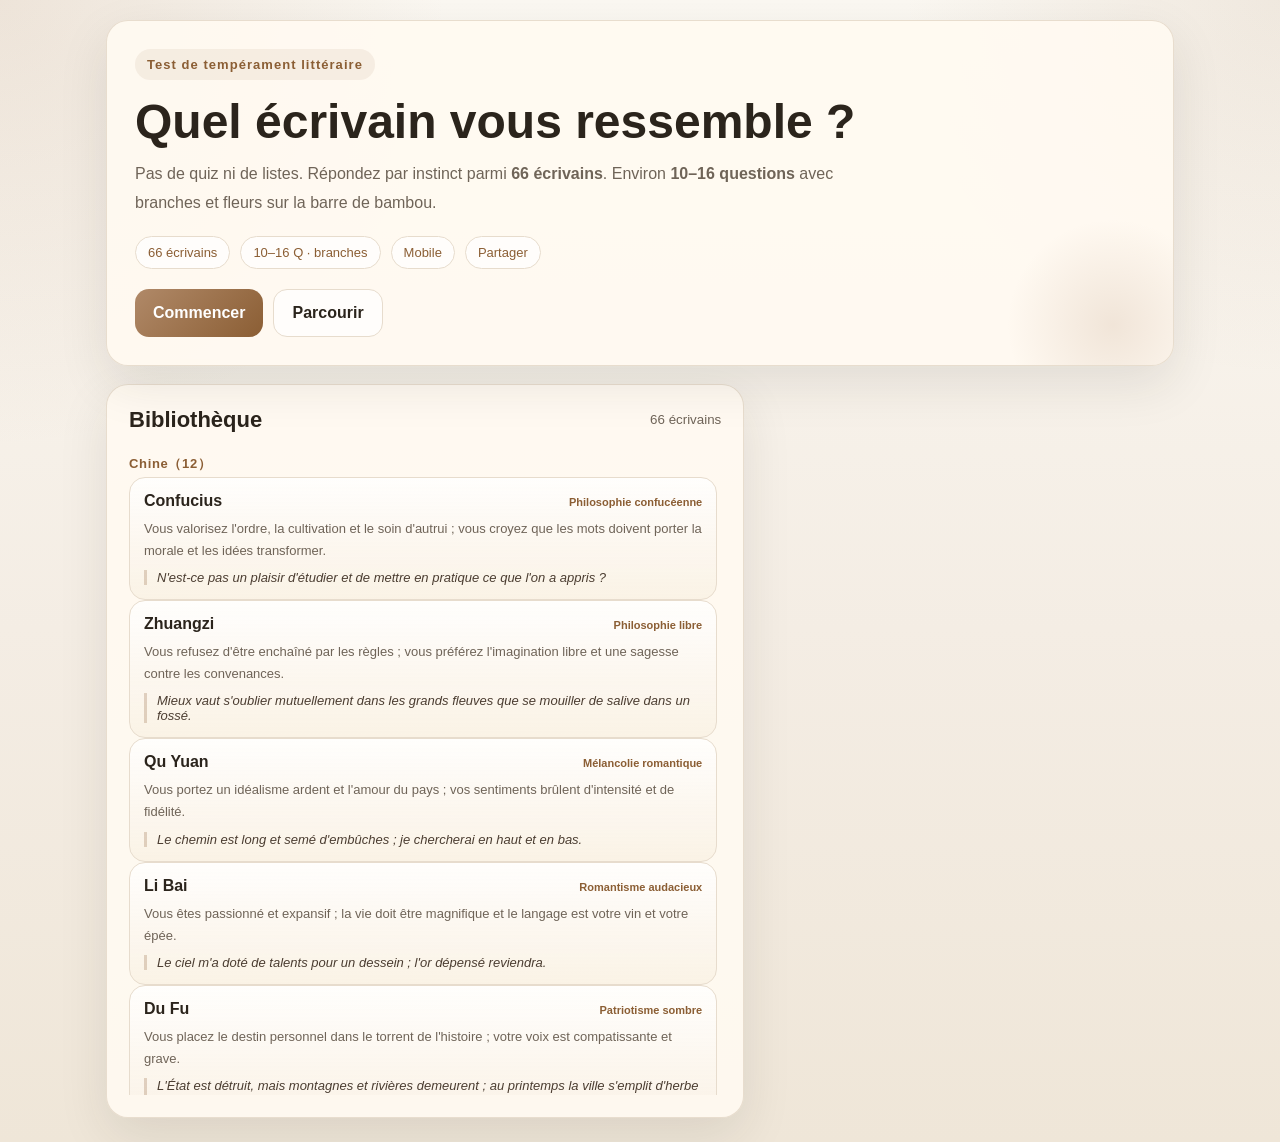
<file: international/packs/fr/index.html>
<!DOCTYPE html>
<html lang="fr" dir="ltr">
<head>
  <meta charset="UTF-8" />
  <meta name="viewport" content="width=device-width, initial-scale=1.0, maximum-scale=1.0, user-scalable=no, viewport-fit=cover" />
  <meta name="description" content="Test de tempérament littéraire — match among 66 writers." />
  <title>Quel écrivain vous ressemble ?</title>
  <link rel="stylesheet" href="../../shared/literary.css" />
</head>
<body class="view-welcome">
  <div class="wrap">
    <section class="hero">
      <span class="eyebrow">Test de tempérament littéraire</span>
      <h1>Quel écrivain vous ressemble ?</h1>
      <p class="intro">Pas de quiz ni de listes. Répondez par instinct parmi <strong>66 écrivains</strong>. Environ <strong>10–16 questions</strong> avec branches et fleurs sur la barre de bambou.</p>
      <div class="meta">
        <span class="tag">66 écrivains</span>
        <span class="tag">10–16 Q · branches</span>
        <span class="tag">Mobile</span>
        <span class="tag">Partager</span>
      </div>
      <div class="controls welcome-cta" style="margin-top:20px">
        <button class="btn primary" id="startBtn">Commencer</button>
        <button class="btn ghost" id="browseBtn">Parcourir</button>
      </div>
    </section>
    <div class="grid">
      <section class="card panel test-area" id="testArea">
        <div class="section-title" id="questionAnchor">
          <h2>Questions</h2><small id="qTotalLabel">10–16 Q · choix unique</small>
        </div>
        <div class="bamboo-progress"><div class="bamboo-track" id="bambooTrack"><div class="bamboo-fill" id="progressFill"></div></div></div>
        <div class="q-count" id="qCount"></div>
        <div class="type-pill" id="typePill"></div>
        <div class="question" id="questionText"></div>
        <div class="options" id="optionsBox"></div>
        <div class="controls">
          <button class="btn ghost" id="prevBtn">Précédent</button>
          <button class="btn ghost" id="resetBtn">Réinitialiser</button>
          <button class="btn primary" id="nextBtn">Suivant</button>
        </div>
        <p class="mini" id="hintText"></p>
      </section>
      <aside class="card panel library-aside">
        <div class="section-title"><h2>Bibliothèque</h2><small id="libCount"></small></div>
        <div class="library" id="libraryBox"></div>
      </aside>
    </div>
    <section class="result" id="resultBox">
      <div class="result-grid">
        <div>
          <span class="eyebrow">Votre persona littéraire</span>
          <div class="result-flower-theme" id="resultFlowerTheme"><div class="theme-flower" id="resultFlowerIcon"></div><p id="resultFlowerDesc"></p></div>
          <div class="result-title-row"><h2 id="resultTitle"></h2><div class="result-avatar" id="resultAvatar"></div></div>
          <p class="lead" id="resultIntro"></p>
          <div class="personality-tags" id="personalityTags"></div>
          <div class="result-box radar-panel"><h3>Radar de tempérament</h3><div class="radar-wrap"><svg id="radarChart" width="320" height="320" viewBox="0 0 320 320"></svg></div><p class="mini" style="text-align:center;margin-top:4px">Plein : vous · Pointillé : meilleur match</p></div>
          <div class="result-box"><h3>Verdict</h3><p id="resultOneLiner"></p></div>
          <div class="result-box"><h3>Pourquoi ce match</h3><p id="resultWhy"></p></div>
          <div class="result-box quote-card"><h3>Citation</h3><blockquote id="resultQuote"></blockquote><cite id="resultQuoteAuthor"></cite></div>
          <div class="result-box"><h3>Top 5 citations</h3><div id="top5Quotes" class="top5-quotes"></div></div>
        </div>
        <div>
          <div class="result-box"><h3>Popularité des matchs</h3><p class="mini" style="margin-bottom:10px">Estimé sur 8 000 simulations aléatoires.</p><div class="prob-hotcold"><div><h4>Populaire TOP 3</h4><ol id="probHotList"></ol></div><div><h4>Rare TOP 3</h4><ol id="probColdList"></ol></div></div></div>
          <div class="result-box"><h3>Top 5 matchs</h3><div class="top5" id="top5List"></div></div>
          <div class="result-box"><h3>Texte à partager</h3><textarea class="share" id="shareText" readonly></textarea><p class="share-tip" id="shareTip">Appui long pour copier.</p>
            <h3 style="margin-top:16px">Carte résultat</h3>
            <p class="mini">Enregistrez une carte avec match et verdict.</p>
            <div class="share-card-actions">
              <button class="btn primary" type="button" id="saveShareCardBtn">Enregistrer</button>
              <button class="btn ghost" type="button" id="shareImageBtn">Partager l'image</button>
              <button class="btn ghost" type="button" id="previewShareCardBtn">Aperçu</button>
            </div>
            <img class="share-card-preview" id="shareCardPreview" alt="Aperçu de la carte">
          </div>
          <div class="controls">
            <button class="btn primary" id="againBtn">Refaire</button>
            <button class="btn ghost" id="copyBtn">Copier</button>
            <button class="btn ghost" id="showLibBtn">Bibliothèque</button>
          </div>
        </div>
      </div>
    </section>
  </div>
  <div class="mobile-bar" id="mobileBar">
    <button class="btn ghost" id="mobilePrevBtn">Précédent</button>
    <button class="btn primary" id="mobileNextBtn">Suivant</button>
  </div>
  <button type="button" class="mute-btn" id="muteBtn"><span class="icon" id="muteIcon">🔊</span><span id="muteLabel">Muet</span></button>
  <div class="toast" id="toast"></div>
  <div class="share-card-modal hidden" id="shareCardModal" role="dialog" aria-modal="true" aria-label="Carte résultat">
    <div class="share-card-modal-inner">
      <p class="share-card-modal-tip">Appui long sur l'image pour enregistrer, ou capture d'écran</p>
      <img class="share-card-modal-img" id="shareCardModalImg" alt="Carte résultat">
      <button type="button" class="btn ghost share-card-modal-close" id="shareCardModalClose">Fermer</button>
    </div>
  </div>
  <script src="../../../stats-config.js"></script>
  <script src="../../../stats-client.js"></script>
  <script src="../../../personality_insights.js"></script>
  <script src="locale.js"></script>
  <script src="writers.js"></script>
  <script src="questions.js"></script>
  <script src="../../../literary_avatars.js"></script>
  <script src="../../shared/i18n_result_png.js"></script>
  <script src="../../shared/literary_test_i18n.js"></script>
</body>
</html>
</file>
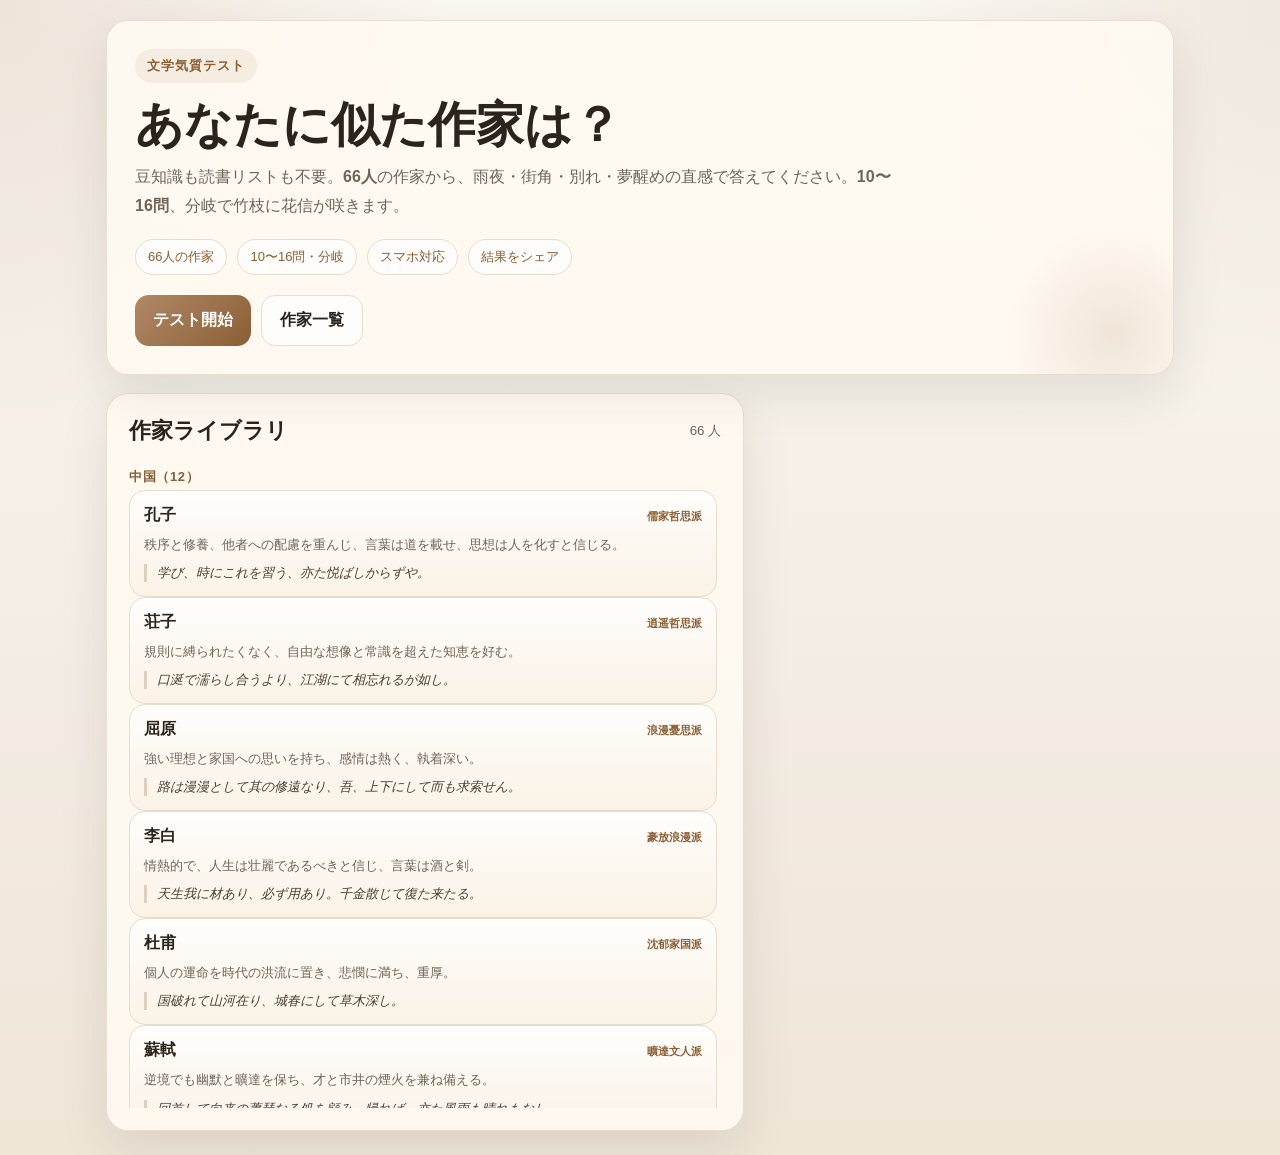
<file: international/packs/ja/index.html>
<!DOCTYPE html>
<html lang="ja" dir="ltr">
<head>
  <meta charset="UTF-8" />
  <meta name="viewport" content="width=device-width, initial-scale=1.0, maximum-scale=1.0, user-scalable=no, viewport-fit=cover" />
  <meta name="description" content="文学気質テスト — match among 66 writers." />
  <title>あなたに似た作家は？</title>
  <link rel="stylesheet" href="../../shared/literary.css" />
</head>
<body class="view-welcome">
  <div class="wrap">
    <section class="hero">
      <span class="eyebrow">文学気質テスト</span>
      <h1>あなたに似た作家は？</h1>
      <p class="intro">豆知識も読書リストも不要。<strong>66人</strong>の作家から、雨夜・街角・別れ・夢醒めの直感で答えてください。<strong>10〜16問</strong>、分岐で竹枝に花信が咲きます。</p>
      <div class="meta">
        <span class="tag">66人の作家</span>
        <span class="tag">10〜16問・分岐</span>
        <span class="tag">スマホ対応</span>
        <span class="tag">結果をシェア</span>
      </div>
      <div class="controls welcome-cta" style="margin-top:20px">
        <button class="btn primary" id="startBtn">テスト開始</button>
        <button class="btn ghost" id="browseBtn">作家一覧</button>
      </div>
    </section>
    <div class="grid">
      <section class="card panel test-area" id="testArea">
        <div class="section-title" id="questionAnchor">
          <h2>質問</h2><small id="qTotalLabel">10〜16問・単一選択</small>
        </div>
        <div class="bamboo-progress"><div class="bamboo-track" id="bambooTrack"><div class="bamboo-fill" id="progressFill"></div></div></div>
        <div class="q-count" id="qCount"></div>
        <div class="type-pill" id="typePill"></div>
        <div class="question" id="questionText"></div>
        <div class="options" id="optionsBox"></div>
        <div class="controls">
          <button class="btn ghost" id="prevBtn">前へ</button>
          <button class="btn ghost" id="resetBtn">リセット</button>
          <button class="btn primary" id="nextBtn">次へ</button>
        </div>
        <p class="mini" id="hintText"></p>
      </section>
      <aside class="card panel library-aside">
        <div class="section-title"><h2>作家ライブラリ</h2><small id="libCount"></small></div>
        <div class="library" id="libraryBox"></div>
      </aside>
    </div>
    <section class="result" id="resultBox">
      <div class="result-grid">
        <div>
          <span class="eyebrow">あなたの文学人格</span>
          <div class="result-flower-theme" id="resultFlowerTheme"><div class="theme-flower" id="resultFlowerIcon"></div><p id="resultFlowerDesc"></p></div>
          <div class="result-title-row"><h2 id="resultTitle"></h2><div class="result-avatar" id="resultAvatar"></div></div>
          <p class="lead" id="resultIntro"></p>
          <div class="personality-tags" id="personalityTags"></div>
          <div class="result-box radar-panel"><h3>気質レーダー</h3><div class="radar-wrap"><svg id="radarChart" width="320" height="320" viewBox="0 0 320 320"></svg></div><p class="mini" style="text-align:center;margin-top:4px">実線：あなた · 破線：最良マッチ</p></div>
          <div class="result-box"><h3>判語</h3><p id="resultOneLiner"></p></div>
          <div class="result-box"><h3>なぜこの作家</h3><p id="resultWhy"></p></div>
          <div class="result-box quote-card"><h3>作家の名言</h3><blockquote id="resultQuote"></blockquote><cite id="resultQuoteAuthor"></cite></div>
          <div class="result-box"><h3>Top 5 名言</h3><div id="top5Quotes" class="top5-quotes"></div></div>
        </div>
        <div>
          <div class="result-box"><h3>マッチ人気度</h3><p class="mini" style="margin-bottom:10px">8,000回のランダム模擬に基づく推定。</p><div class="prob-hotcold"><div><h4>人気 TOP 3</h4><ol id="probHotList"></ol></div><div><h4>希少 TOP 3</h4><ol id="probColdList"></ol></div></div></div>
          <div class="result-box"><h3>Top 5 マッチ</h3><div class="top5" id="top5List"></div></div>
          <div class="result-box"><h3>シェア文案</h3><textarea class="share" id="shareText" readonly></textarea><p class="share-tip" id="shareTip">長押しでコピー、またはコピーボタン。</p>
            <h3 style="margin-top:16px">結果カード</h3>
            <p class="mini">マッチ・小人・花信・判語入りカードを保存。</p>
            <div class="share-card-actions">
              <button class="btn primary" type="button" id="saveShareCardBtn">カード保存</button>
              <button class="btn ghost" type="button" id="shareImageBtn">画像シェア</button>
              <button class="btn ghost" type="button" id="previewShareCardBtn">プレビュー</button>
            </div>
            <img class="share-card-preview" id="shareCardPreview" alt="結果カードプレビュー">
          </div>
          <div class="controls">
            <button class="btn primary" id="againBtn">もう一度</button>
            <button class="btn ghost" id="copyBtn">文案をコピー</button>
            <button class="btn ghost" id="showLibBtn">作家一覧</button>
          </div>
        </div>
      </div>
    </section>
  </div>
  <div class="mobile-bar" id="mobileBar">
    <button class="btn ghost" id="mobilePrevBtn">前へ</button>
    <button class="btn primary" id="mobileNextBtn">次へ</button>
  </div>
  <button type="button" class="mute-btn" id="muteBtn"><span class="icon" id="muteIcon">🔊</span><span id="muteLabel">ミュート</span></button>
  <div class="toast" id="toast"></div>
  <div class="share-card-modal hidden" id="shareCardModal" role="dialog" aria-modal="true" aria-label="結果カード">
    <div class="share-card-modal-inner">
      <p class="share-card-modal-tip">画像を長押しで保存、またはスクリーンショット</p>
      <img class="share-card-modal-img" id="shareCardModalImg" alt="結果カード">
      <button type="button" class="btn ghost share-card-modal-close" id="shareCardModalClose">閉じる</button>
    </div>
  </div>
  <script src="../../../stats-config.js"></script>
  <script src="../../../stats-client.js"></script>
  <script src="../../../personality_insights.js"></script>
  <script src="locale.js"></script>
  <script src="writers.js"></script>
  <script src="questions.js"></script>
  <script src="../../../literary_avatars.js"></script>
  <script src="../../shared/i18n_result_png.js"></script>
  <script src="../../shared/literary_test_i18n.js"></script>
</body>
</html>
</file>
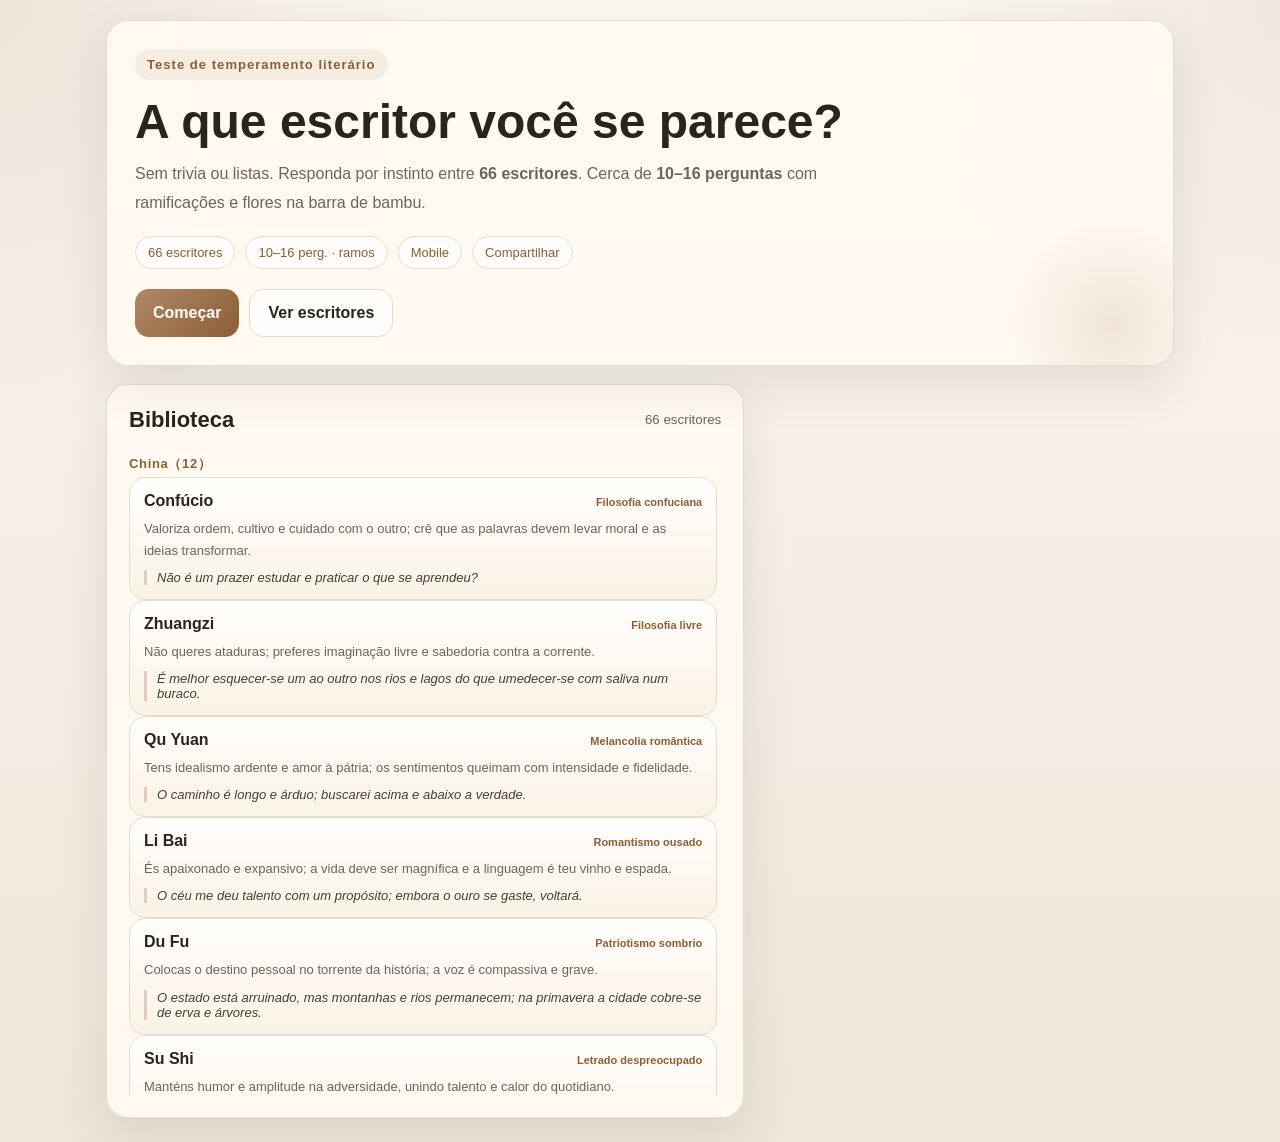
<file: international/packs/pt/index.html>
<!DOCTYPE html>
<html lang="pt" dir="ltr">
<head>
  <meta charset="UTF-8" />
  <meta name="viewport" content="width=device-width, initial-scale=1.0, maximum-scale=1.0, user-scalable=no, viewport-fit=cover" />
  <meta name="description" content="Teste de temperamento literário — match among 66 writers." />
  <title>A que escritor você se parece?</title>
  <link rel="stylesheet" href="../../shared/literary.css" />
</head>
<body class="view-welcome">
  <div class="wrap">
    <section class="hero">
      <span class="eyebrow">Teste de temperamento literário</span>
      <h1>A que escritor você se parece?</h1>
      <p class="intro">Sem trivia ou listas. Responda por instinto entre <strong>66 escritores</strong>. Cerca de <strong>10–16 perguntas</strong> com ramificações e flores na barra de bambu.</p>
      <div class="meta">
        <span class="tag">66 escritores</span>
        <span class="tag">10–16 perg. · ramos</span>
        <span class="tag">Mobile</span>
        <span class="tag">Compartilhar</span>
      </div>
      <div class="controls welcome-cta" style="margin-top:20px">
        <button class="btn primary" id="startBtn">Começar</button>
        <button class="btn ghost" id="browseBtn">Ver escritores</button>
      </div>
    </section>
    <div class="grid">
      <section class="card panel test-area" id="testArea">
        <div class="section-title" id="questionAnchor">
          <h2>Perguntas</h2><small id="qTotalLabel">10–16 perg. · escolha única</small>
        </div>
        <div class="bamboo-progress"><div class="bamboo-track" id="bambooTrack"><div class="bamboo-fill" id="progressFill"></div></div></div>
        <div class="q-count" id="qCount"></div>
        <div class="type-pill" id="typePill"></div>
        <div class="question" id="questionText"></div>
        <div class="options" id="optionsBox"></div>
        <div class="controls">
          <button class="btn ghost" id="prevBtn">Anterior</button>
          <button class="btn ghost" id="resetBtn">Reiniciar</button>
          <button class="btn primary" id="nextBtn">Próxima</button>
        </div>
        <p class="mini" id="hintText"></p>
      </section>
      <aside class="card panel library-aside">
        <div class="section-title"><h2>Biblioteca</h2><small id="libCount"></small></div>
        <div class="library" id="libraryBox"></div>
      </aside>
    </div>
    <section class="result" id="resultBox">
      <div class="result-grid">
        <div>
          <span class="eyebrow">Sua persona literária</span>
          <div class="result-flower-theme" id="resultFlowerTheme"><div class="theme-flower" id="resultFlowerIcon"></div><p id="resultFlowerDesc"></p></div>
          <div class="result-title-row"><h2 id="resultTitle"></h2><div class="result-avatar" id="resultAvatar"></div></div>
          <p class="lead" id="resultIntro"></p>
          <div class="personality-tags" id="personalityTags"></div>
          <div class="result-box radar-panel"><h3>Radar de temperamento</h3><div class="radar-wrap"><svg id="radarChart" width="320" height="320" viewBox="0 0 320 320"></svg></div><p class="mini" style="text-align:center;margin-top:4px">Sólida: você · Tracejada: melhor match</p></div>
          <div class="result-box"><h3>Veredito</h3><p id="resultOneLiner"></p></div>
          <div class="result-box"><h3>Por que este match</h3><p id="resultWhy"></p></div>
          <div class="result-box quote-card"><h3>Citação</h3><blockquote id="resultQuote"></blockquote><cite id="resultQuoteAuthor"></cite></div>
          <div class="result-box"><h3>Top 5 citações</h3><div id="top5Quotes" class="top5-quotes"></div></div>
        </div>
        <div>
          <div class="result-box"><h3>Popularidade do match</h3><p class="mini" style="margin-bottom:10px">Estimado com 8.000 simulações aleatórias.</p><div class="prob-hotcold"><div><h4>Popular TOP 3</h4><ol id="probHotList"></ol></div><div><h4>Raro TOP 3</h4><ol id="probColdList"></ol></div></div></div>
          <div class="result-box"><h3>Top 5 matches</h3><div class="top5" id="top5List"></div></div>
          <div class="result-box"><h3>Texto para compartilhar</h3><textarea class="share" id="shareText" readonly></textarea><p class="share-tip" id="shareTip">Toque longo para copiar.</p>
            <h3 style="margin-top:16px">Cartão de resultado</h3>
            <p class="mini">Salve um cartão com match e veredito.</p>
            <div class="share-card-actions">
              <button class="btn primary" type="button" id="saveShareCardBtn">Salvar cartão</button>
              <button class="btn ghost" type="button" id="shareImageBtn">Compartilhar imagem</button>
              <button class="btn ghost" type="button" id="previewShareCardBtn">Pré-visualizar</button>
            </div>
            <img class="share-card-preview" id="shareCardPreview" alt="Pré-visualização do cartão">
          </div>
          <div class="controls">
            <button class="btn primary" id="againBtn">Refazer</button>
            <button class="btn ghost" id="copyBtn">Copiar texto</button>
            <button class="btn ghost" id="showLibBtn">Biblioteca</button>
          </div>
        </div>
      </div>
    </section>
  </div>
  <div class="mobile-bar" id="mobileBar">
    <button class="btn ghost" id="mobilePrevBtn">Anterior</button>
    <button class="btn primary" id="mobileNextBtn">Próxima</button>
  </div>
  <button type="button" class="mute-btn" id="muteBtn"><span class="icon" id="muteIcon">🔊</span><span id="muteLabel">Silenciar</span></button>
  <div class="toast" id="toast"></div>
  <div class="share-card-modal hidden" id="shareCardModal" role="dialog" aria-modal="true" aria-label="Cartão de resultado">
    <div class="share-card-modal-inner">
      <p class="share-card-modal-tip">Toque longo na imagem para salvar, ou faça captura de tela</p>
      <img class="share-card-modal-img" id="shareCardModalImg" alt="Cartão de resultado">
      <button type="button" class="btn ghost share-card-modal-close" id="shareCardModalClose">Fechar</button>
    </div>
  </div>
  <script src="../../../stats-config.js"></script>
  <script src="../../../stats-client.js"></script>
  <script src="../../../personality_insights.js"></script>
  <script src="locale.js"></script>
  <script src="writers.js"></script>
  <script src="questions.js"></script>
  <script src="../../../literary_avatars.js"></script>
  <script src="../../shared/i18n_result_png.js"></script>
  <script src="../../shared/literary_test_i18n.js"></script>
</body>
</html>
</file>
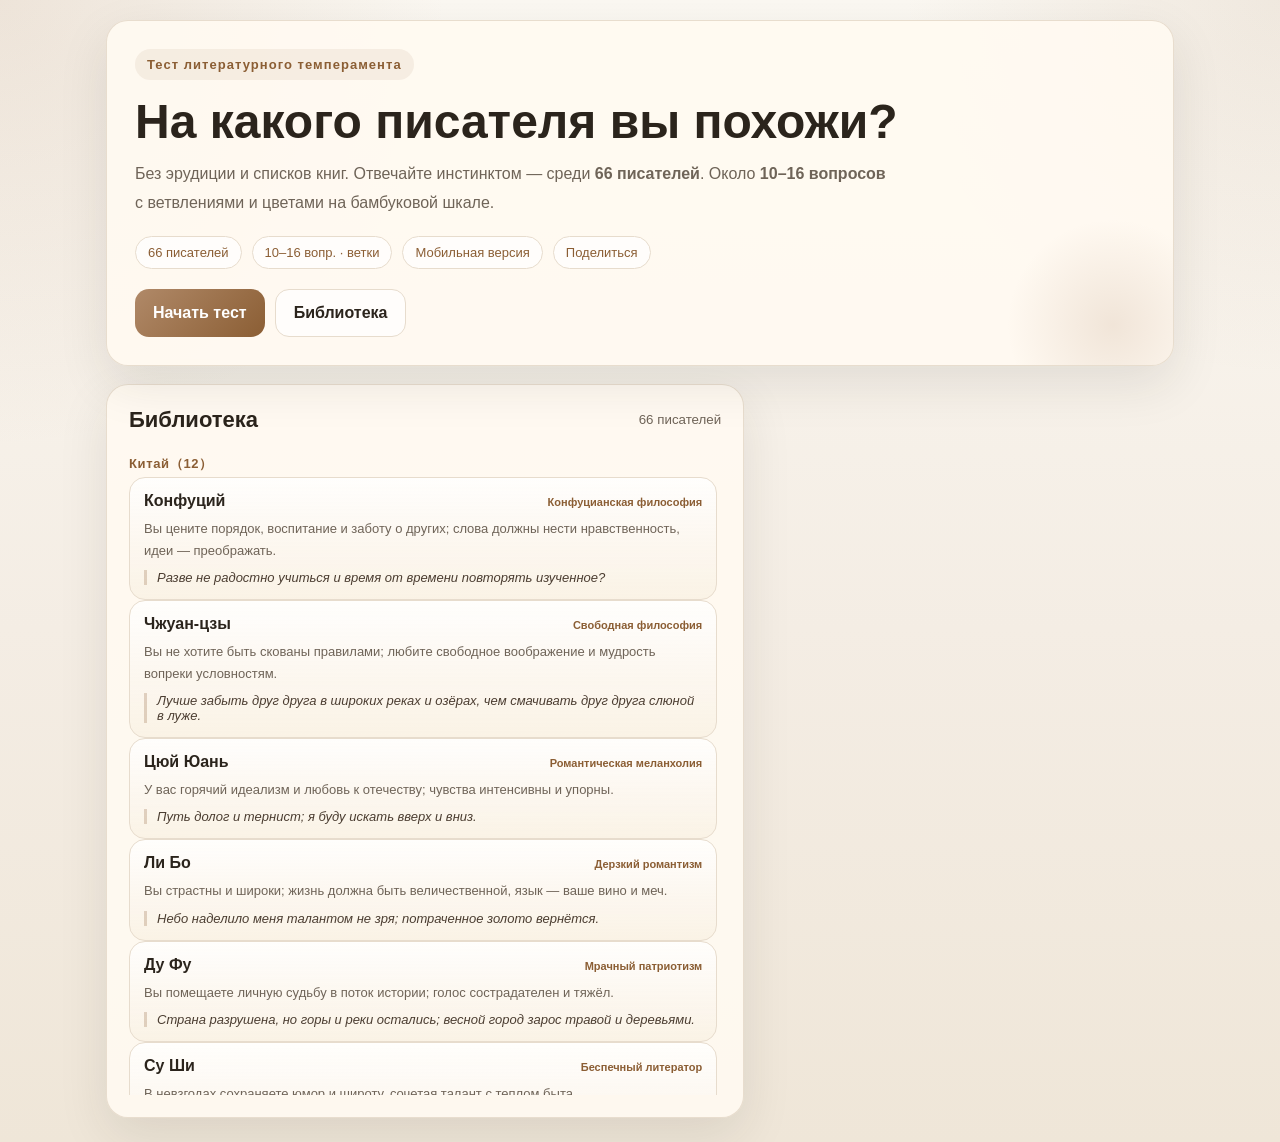
<file: international/packs/ru/index.html>
<!DOCTYPE html>
<html lang="ru" dir="ltr">
<head>
  <meta charset="UTF-8" />
  <meta name="viewport" content="width=device-width, initial-scale=1.0, maximum-scale=1.0, user-scalable=no, viewport-fit=cover" />
  <meta name="description" content="Тест литературного темперамента — match among 66 writers." />
  <title>На какого писателя вы похожи?</title>
  <link rel="stylesheet" href="../../shared/literary.css" />
</head>
<body class="view-welcome">
  <div class="wrap">
    <section class="hero">
      <span class="eyebrow">Тест литературного темперамента</span>
      <h1>На какого писателя вы похожи?</h1>
      <p class="intro">Без эрудиции и списков книг. Отвечайте инстинктом — среди <strong>66 писателей</strong>. Около <strong>10–16 вопросов</strong> с ветвлениями и цветами на бамбуковой шкале.</p>
      <div class="meta">
        <span class="tag">66 писателей</span>
        <span class="tag">10–16 вопр. · ветки</span>
        <span class="tag">Мобильная версия</span>
        <span class="tag">Поделиться</span>
      </div>
      <div class="controls welcome-cta" style="margin-top:20px">
        <button class="btn primary" id="startBtn">Начать тест</button>
        <button class="btn ghost" id="browseBtn">Библиотека</button>
      </div>
    </section>
    <div class="grid">
      <section class="card panel test-area" id="testArea">
        <div class="section-title" id="questionAnchor">
          <h2>Вопросы</h2><small id="qTotalLabel">10–16 вопр. · один ответ</small>
        </div>
        <div class="bamboo-progress"><div class="bamboo-track" id="bambooTrack"><div class="bamboo-fill" id="progressFill"></div></div></div>
        <div class="q-count" id="qCount"></div>
        <div class="type-pill" id="typePill"></div>
        <div class="question" id="questionText"></div>
        <div class="options" id="optionsBox"></div>
        <div class="controls">
          <button class="btn ghost" id="prevBtn">Назад</button>
          <button class="btn ghost" id="resetBtn">Сброс</button>
          <button class="btn primary" id="nextBtn">Далее</button>
        </div>
        <p class="mini" id="hintText"></p>
      </section>
      <aside class="card panel library-aside">
        <div class="section-title"><h2>Библиотека</h2><small id="libCount"></small></div>
        <div class="library" id="libraryBox"></div>
      </aside>
    </div>
    <section class="result" id="resultBox">
      <div class="result-grid">
        <div>
          <span class="eyebrow">Ваша литературная persona</span>
          <div class="result-flower-theme" id="resultFlowerTheme"><div class="theme-flower" id="resultFlowerIcon"></div><p id="resultFlowerDesc"></p></div>
          <div class="result-title-row"><h2 id="resultTitle"></h2><div class="result-avatar" id="resultAvatar"></div></div>
          <p class="lead" id="resultIntro"></p>
          <div class="personality-tags" id="personalityTags"></div>
          <div class="result-box radar-panel"><h3>Рadar темперамента</h3><div class="radar-wrap"><svg id="radarChart" width="320" height="320" viewBox="0 0 320 320"></svg></div><p class="mini" style="text-align:center;margin-top:4px">Сплошная: вы · Пунктир: лучшее совпадение</p></div>
          <div class="result-box"><h3>Вердикт</h3><p id="resultOneLiner"></p></div>
          <div class="result-box"><h3>Почему это совпадение</h3><p id="resultWhy"></p></div>
          <div class="result-box quote-card"><h3>Цитата писателя</h3><blockquote id="resultQuote"></blockquote><cite id="resultQuoteAuthor"></cite></div>
          <div class="result-box"><h3>Топ-5 цитат</h3><div id="top5Quotes" class="top5-quotes"></div></div>
        </div>
        <div>
          <div class="result-box"><h3>Популярность совпадений</h3><p class="mini" style="margin-bottom:10px">Оценка по 8 000 случайных симуляций.</p><div class="prob-hotcold"><div><h4>Популярные TOP 3</h4><ol id="probHotList"></ol></div><div><h4>Редкие TOP 3</h4><ol id="probColdList"></ol></div></div></div>
          <div class="result-box"><h3>Топ-5 совпадений</h3><div class="top5" id="top5List"></div></div>
          <div class="result-box"><h3>Текст для sharing</h3><textarea class="share" id="shareText" readonly></textarea><p class="share-tip" id="shareTip">Долгое нажатие для копирования.</p>
            <h3 style="margin-top:16px">Карточка результата</h3>
            <p class="mini">Сохраните карточку с match и вердиктом.</p>
            <div class="share-card-actions">
              <button class="btn primary" type="button" id="saveShareCardBtn">Сохранить</button>
              <button class="btn ghost" type="button" id="shareImageBtn">Поделиться</button>
              <button class="btn ghost" type="button" id="previewShareCardBtn">Предпросмотр</button>
            </div>
            <img class="share-card-preview" id="shareCardPreview" alt="Предпросмотр карточки">
          </div>
          <div class="controls">
            <button class="btn primary" id="againBtn">Пройти снова</button>
            <button class="btn ghost" id="copyBtn">Копировать</button>
            <button class="btn ghost" id="showLibBtn">Библиотека</button>
          </div>
        </div>
      </div>
    </section>
  </div>
  <div class="mobile-bar" id="mobileBar">
    <button class="btn ghost" id="mobilePrevBtn">Назад</button>
    <button class="btn primary" id="mobileNextBtn">Далее</button>
  </div>
  <button type="button" class="mute-btn" id="muteBtn"><span class="icon" id="muteIcon">🔊</span><span id="muteLabel">Без звука</span></button>
  <div class="toast" id="toast"></div>
  <div class="share-card-modal hidden" id="shareCardModal" role="dialog" aria-modal="true" aria-label="Карточка результата">
    <div class="share-card-modal-inner">
      <p class="share-card-modal-tip">Долгое нажатие на изображение для сохранения или скриншот</p>
      <img class="share-card-modal-img" id="shareCardModalImg" alt="Карточка результата">
      <button type="button" class="btn ghost share-card-modal-close" id="shareCardModalClose">Закрыть</button>
    </div>
  </div>
  <script src="../../../stats-config.js"></script>
  <script src="../../../stats-client.js"></script>
  <script src="../../../personality_insights.js"></script>
  <script src="locale.js"></script>
  <script src="writers.js"></script>
  <script src="questions.js"></script>
  <script src="../../../literary_avatars.js"></script>
  <script src="../../shared/i18n_result_png.js"></script>
  <script src="../../shared/literary_test_i18n.js"></script>
</body>
</html>
</file>
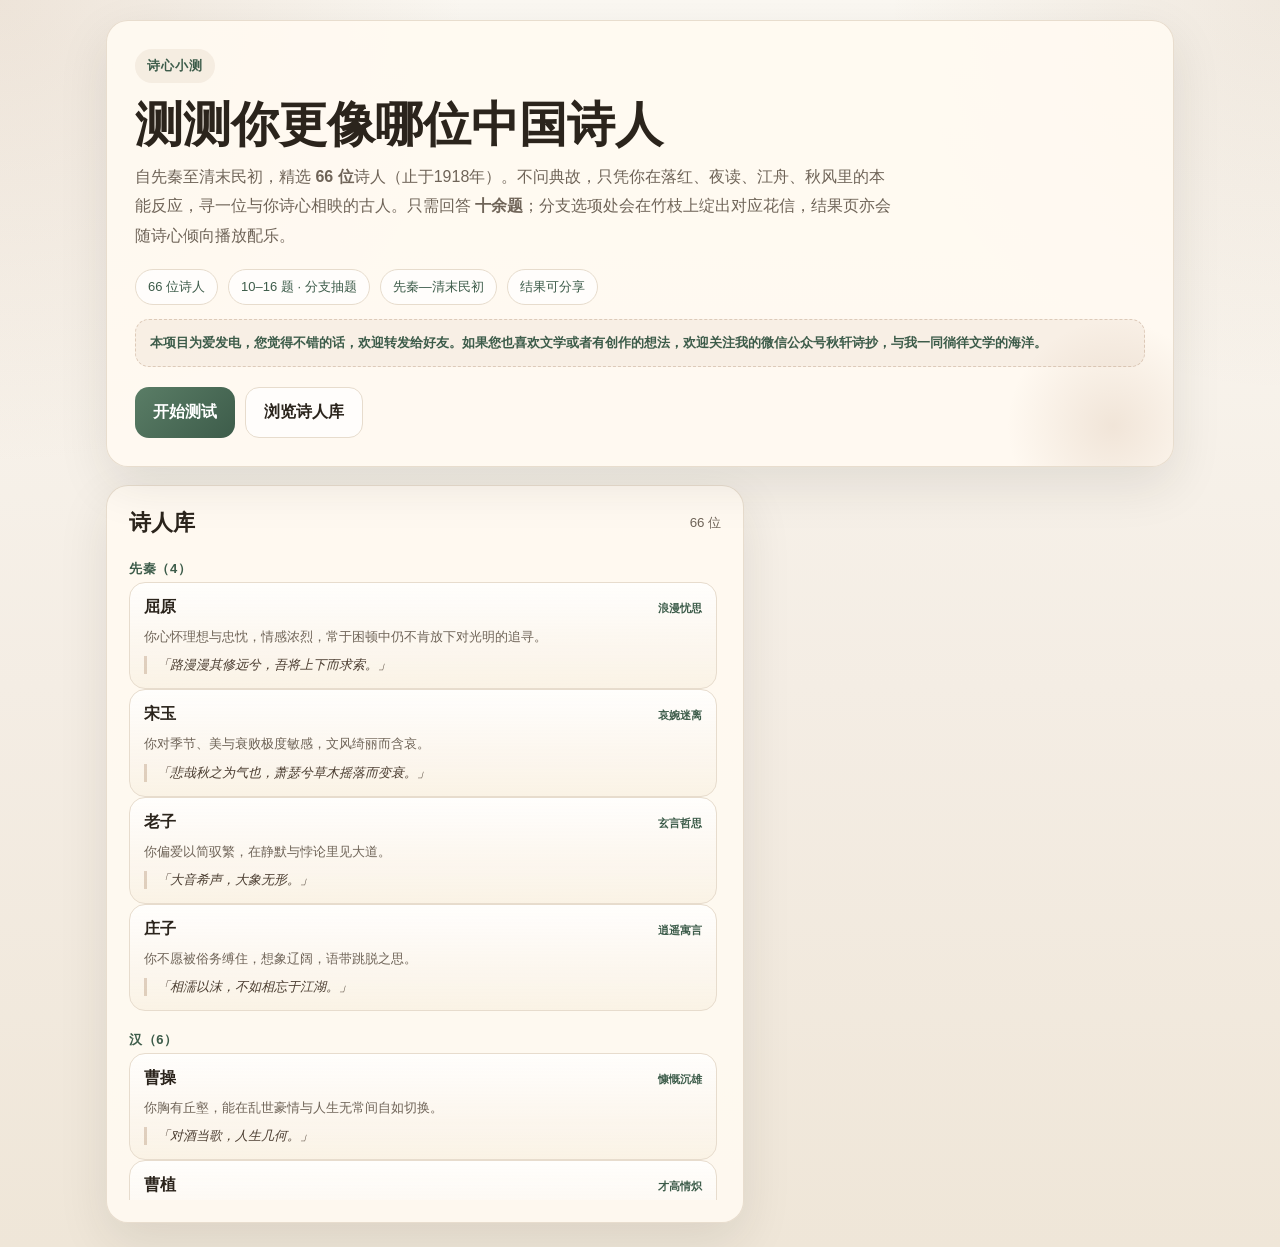
<file: chinese_poet_personality_test.html>
<!DOCTYPE html>
<html lang="zh-CN">
<head>
  <meta charset="UTF-8" />
  <meta name="viewport" content="width=device-width, initial-scale=1.0, maximum-scale=1.0, user-scalable=no, viewport-fit=cover" />
  <meta name="format-detection" content="telephone=no, email=no, address=no" />
  <meta name="apple-mobile-web-app-capable" content="yes" />
  <meta name="apple-mobile-web-app-status-bar-style" content="default" />
  <meta name="x5-orientation" content="portrait" />
  <meta name="x5-fullscreen" content="true" />
  <meta name="x5-page-mode" content="app" />
  <meta name="description" content="22题诗境小测，从先秦至清末民初66位诗人中，找出与你气息最相近的一位。" />
  <meta property="og:title" content="测测你更像哪位中国诗人" />
  <meta property="og:description" content="22题诗意情境小测，匹配你的诗心与中国诗人原型。" />
  <meta property="og:type" content="website" />
  <title>测测你更像哪位中国诗人</title>
  <style>
    :root {
      --bg: #f6f1e8; --card: #fffaf1; --ink: #2b241c; --muted: #6f6458;
      --line: #e7dccd; --accent: #3d5c4a; --accent2: #5a7d66; --good: #2f6f4e;
      --bamboo: #789262; --bamboo-light: #9db88a; --bamboo-dark: #5a7348; --bamboo-pale: #dce8df;
      --shadow: 0 18px 50px rgba(43,36,28,.10); --radius: 22px;
    }
    * { box-sizing: border-box; -webkit-tap-highlight-color: transparent; }
    html { -webkit-text-size-adjust: 100%; }
    body {
      margin: 0; color: var(--ink);
      font-family: -apple-system, BlinkMacSystemFont, "Segoe UI", "PingFang SC", "Hiragino Sans GB", "Microsoft YaHei", sans-serif;
      background: radial-gradient(circle at top left, rgba(176,137,104,.18), transparent 26%),
        radial-gradient(circle at top right, rgba(139,94,52,.10), transparent 22%),
        linear-gradient(180deg, #fbf8f2, #f4ede4 55%, #efe6d8);
      min-height: 100vh;
      padding-bottom: env(safe-area-inset-bottom, 0);
      overflow-x: hidden;
    }
    .wrap { max-width: 1100px; margin: 0 auto; padding: 20px 16px calc(24px + env(safe-area-inset-bottom, 0)); }
    .hero, .card {
      background: rgba(255,250,241,.92); border: 1px solid rgba(231,220,205,.95);
      border-radius: var(--radius); box-shadow: var(--shadow);
    }
    .hero { padding: 28px; position: relative; overflow: hidden; }
    .hero::after {
      content: ""; position: absolute; inset: auto -50px -70px auto; width: 220px; height: 220px;
      border-radius: 50%; background: radial-gradient(circle, rgba(176,137,104,.18), transparent 68%); pointer-events: none;
    }
    .eyebrow {
      display: inline-flex; padding: 8px 12px; border-radius: 999px;
      background: rgba(139,94,52,.08); color: var(--accent); font-size: 13px;
      letter-spacing: .08em; font-weight: 700;
    }
    h1 { margin: 16px 0 10px; font-size: clamp(28px, 4vw, 48px); line-height: 1.1; }
    .intro { margin: 0; max-width: 760px; color: var(--muted); font-size: 16px; line-height: 1.85; }
    .meta { display: flex; flex-wrap: wrap; gap: 10px; margin-top: 18px; }
    .tag { padding: 8px 12px; border-radius: 999px; border: 1px solid var(--line); background: rgba(255,255,255,.72); color: var(--accent); font-size: 13px; }
    .grid { display: grid; grid-template-columns: 1.55fr 1fr; gap: 18px; margin-top: 18px; }
    .panel { padding: 22px; }
    .section-title { display: flex; align-items: center; justify-content: space-between; gap: 12px; margin-bottom: 14px; scroll-margin-top: 12px; }
    .section-title h2 { margin: 0; font-size: 22px; }
    .section-title small { color: var(--muted); }
    .progress-bar { display: none; }
    .bamboo-progress { position: relative; margin: 12px 0 8px; padding: 32px 14px 6px; }
    .bamboo-track {
      position: relative; height: 40px; border-radius: 20px;
      background: linear-gradient(180deg, #ebe4d4 0%, #d9cfb8 38%, #e8e0ce 62%, #ebe4d4 100%);
      border: 2px solid #c8bc9e;
      box-shadow: inset 0 3px 8px rgba(43,36,28,.10), 0 2px 0 rgba(255,255,255,.45);
      overflow: visible;
    }
    .bamboo-fill {
      position: absolute; left: 0; top: 0; height: 100%; width: 0%; border-radius: inherit;
      background:
        repeating-linear-gradient(90deg, rgba(255,255,255,.12) 0 2px, transparent 2px 18px),
        linear-gradient(180deg, var(--bamboo-light) 0%, var(--bamboo) 42%, var(--bamboo-dark) 100%);
      box-shadow: inset 0 2px 0 rgba(255,255,255,.28);
      transition: width .45s ease;
      z-index: 1;
    }
    .bamboo-fill::after {
      content: ""; position: absolute; right: 0; top: 2px; bottom: 2px; width: 3px;
      background: rgba(255,255,255,.35); border-radius: 2px;
    }
    .bamboo-flower {
      position: absolute; top: 50%; margin-left: -24px;
      width: 48px; z-index: 3; pointer-events: none;
      transform: translateY(-50%) scale(0); opacity: 0;
      transition: transform .5s cubic-bezier(.34,1.56,.64,1), opacity .35s ease;
    }
    .bamboo-flower.bloom { transform: translateY(-50%) scale(1); opacity: 1; }
    .flower-label {
      position: absolute; left: 50%; bottom: calc(100% + 14px);
      transform: translateX(-50%);
      font-size: 11px; line-height: 1.25; font-weight: 700;
      color: var(--bamboo-dark); white-space: nowrap; letter-spacing: .04em;
      text-shadow: 0 1px 0 rgba(255,255,255,.85);
    }
    .flower-icon {
      display: flex; align-items: center; justify-content: center;
      height: 52px; width: 48px; margin: 0 auto;
    }
    .flower-icon svg {
      width: 44px; height: 44px;
      filter: drop-shadow(0 2px 4px rgba(43,36,28,.18));
    }
    .mute-btn {
      position: fixed; top: calc(12px + env(safe-area-inset-top, 0)); right: 14px; z-index: 200;
      display: none; align-items: center; gap: 6px;
      padding: 10px 14px; border-radius: 999px; border: 1px solid var(--line);
      background: rgba(255,250,241,.94); color: var(--ink); font-size: 14px; font-weight: 700;
      cursor: pointer; box-shadow: var(--shadow); backdrop-filter: blur(6px);
      -webkit-backdrop-filter: blur(6px); touch-action: manipulation;
    }
    .mute-btn.show { display: inline-flex; }
    .mute-btn .icon { font-size: 16px; line-height: 1; }
    .result-flower-theme {
      display: flex; align-items: center; gap: 12px; margin: 12px 0 4px;
      padding: 12px 14px; border-radius: 16px;
      background: rgba(255,255,255,.65); border: 1px solid var(--line);
    }
    .result-flower-theme .theme-flower svg { width: 40px; height: 40px; }
    .result-flower-theme p { margin: 0; font-size: 14px; color: var(--muted); line-height: 1.6; }
    .result-flower-theme strong { color: var(--accent); font-size: 15px; }
    .q-count { margin-top: 8px; color: var(--bamboo-dark); font-size: 15px; font-weight: 700; letter-spacing: .06em; }
    .question { font-size: 23px; line-height: 1.4; margin: 8px 0 18px; font-weight: 700; }
    .type-pill { display: inline-block; margin-bottom: 8px; padding: 6px 10px; border-radius: 999px; background: rgba(47,111,78,.10); color: var(--good); font-size: 12px; font-weight: 700; }
    .options { display: grid; gap: 10px; }
    .opt {
      width: 100%; text-align: left; padding: 16px 18px; border-radius: 16px;
      border: 1px solid var(--line); background: #fff; cursor: pointer; line-height: 1.65; font-size: 16px;
      transition: border-color .15s, background .15s; touch-action: manipulation;
      -webkit-user-select: none; user-select: none;
    }
    .opt:active { background: rgba(139,94,52,.08); }
    .opt.active { border-color: var(--accent); background: rgba(139,94,52,.06); }
    .controls { display: flex; gap: 10px; flex-wrap: wrap; margin-top: 16px; }
    .btn {
      border: 0; border-radius: 14px; padding: 14px 18px; cursor: pointer; font-weight: 700; font-size: 16px;
      transition: opacity .15s; touch-action: manipulation; min-height: 48px;
      -webkit-tap-highlight-color: transparent;
    }
    .btn:focus { outline: none; }
    .btn.primary { background: linear-gradient(135deg, var(--accent2), var(--accent)); color: #fff; }
    .btn.ghost { background: rgba(255,255,255,.75); color: var(--ink); border: 1px solid var(--line); }
    .btn:disabled { opacity: .5; cursor: not-allowed; transform: none; }
    .mini { color: var(--muted); font-size: 13px; line-height: 1.7; }
    .library { display: grid; gap: 12px; max-height: 72vh; overflow: auto; padding-right: 4px; }
    .region-title { font-size: 13px; font-weight: 700; color: var(--accent); margin: 8px 0 4px; letter-spacing: .05em; }
    .writer { padding: 14px; border-radius: 16px; border: 1px solid var(--line); background: linear-gradient(180deg, rgba(255,255,255,.82), rgba(250,242,229,.95)); }
    .writer-top { display: flex; justify-content: space-between; gap: 8px; align-items: baseline; }
    .writer h3 { margin: 0; font-size: 16px; }
    .writer .kind { color: var(--accent); font-size: 11px; font-weight: 700; white-space: nowrap; }
    .writer p { margin: 8px 0 0; color: var(--muted); line-height: 1.7; font-size: 13px; }
    .writer .quote { margin-top: 8px; padding-left: 10px; border-left: 3px solid rgba(139,94,52,.25); font-style: italic; color: #4b3d31; font-size: 13px; }
    .result { display: none; margin-top: 18px; padding: 24px; border-radius: 24px; background: linear-gradient(180deg, #fffaf1, #f8efe2); border: 1px solid rgba(231,220,205,.95); box-shadow: var(--shadow); }
    .result.show { display: block; }
    .result-grid { display: grid; grid-template-columns: 1fr 1fr; gap: 18px; }
    .result-title-row {
      display: flex; align-items: center; justify-content: flex-start; gap: 12px;
      margin: 0 0 8px;
    }
    .result-title-row h2 { margin: 0; font-size: 30px; flex: 1; min-width: 0; line-height: 1.25; }
    .result-avatar {
      flex-shrink: 0; width: 132px; margin-left: auto;
    }
    .result-avatar img {
      width: 100%; height: auto; max-height: 148px; display: block; object-fit: contain;
      filter: drop-shadow(0 3px 10px rgba(43,36,28,.14)); border-radius: 10px;
    }
    .result-avatar svg { width: 100%; height: 100%; display: block; filter: drop-shadow(0 3px 8px rgba(43,36,28,.12)); }
    .result h2 { margin: 0 0 8px; font-size: 30px; }
    .lead { color: var(--muted); line-height: 1.8; margin: 0 0 18px; }
    .result-box { border-radius: 18px; background: rgba(255,255,255,.72); border: 1px solid var(--line); padding: 16px; margin-bottom: 12px; }
    .result-box h3 { margin: 0 0 8px; font-size: 16px; }
    .result-box p { margin: 0; color: var(--muted); line-height: 1.8; }
    .top5 { display: grid; gap: 10px; }
    .top5-item { display: grid; grid-template-columns: 36px 1fr 52px; gap: 10px; align-items: center; }
    .top5-rank { width: 36px; height: 36px; border-radius: 50%; display: grid; place-items: center; font-weight: 700; font-size: 14px; background: rgba(139,94,52,.12); color: var(--accent); }
    .top5-rank.gold { background: linear-gradient(135deg, #d4a574, var(--accent)); color: #fff; }
    .top5-name { font-weight: 700; font-size: 15px; }
    .top5-meta { font-size: 12px; color: var(--muted); }
    .meter { height: 8px; border-radius: 999px; background: #efe4d4; overflow: hidden; margin-top: 4px; }
    .meter > i { display: block; height: 100%; border-radius: inherit; background: linear-gradient(90deg, var(--accent2), var(--accent)); }
    .match-bar-chart { display: grid; gap: 12px; }
    .match-bar-row { display: grid; grid-template-columns: 28px minmax(56px, 80px) 1fr 44px; gap: 8px; align-items: center; font-size: 14px; }
    .match-bar-rank { width: 28px; height: 28px; border-radius: 50%; display: grid; place-items: center; font-weight: 700; font-size: 12px; background: rgba(139,94,52,.12); color: var(--accent); }
    .match-bar-rank.gold { background: linear-gradient(135deg, #d4a574, var(--accent)); color: #fff; }
    .match-bar-name { font-weight: 700; overflow: hidden; text-overflow: ellipsis; white-space: nowrap; }
    .match-bar-track { height: 10px; border-radius: 99px; background: #efe4d4; overflow: hidden; }
    .match-bar-track > i { display: block; height: 100%; background: linear-gradient(90deg, var(--accent2), var(--accent)); border-radius: inherit; }
    .match-bar-pct { font-weight: 700; color: var(--accent); text-align: right; font-size: 13px; }
    .prob-hotcold { display: grid; grid-template-columns: 1fr 1fr; gap: 12px; }
    .prob-hotcold h4 { margin: 0 0 8px; font-size: 14px; color: var(--accent); }
    .prob-hotcold ol { margin: 0; padding-left: 18px; font-size: 13px; line-height: 1.9; color: var(--muted); }
    .prob-hotcold .prob-val { color: var(--accent); font-weight: 600; }
    .prob-hotcold .muted { list-style: none; padding: 0; }
    .radar-wrap { display: flex; justify-content: center; padding: 8px 0; }
    .radar-wrap svg { max-width: 100%; height: auto; }
    .personality-tags { display: flex; flex-wrap: wrap; gap: 8px; margin-top: 8px; }
    .personality-tags span { padding: 6px 10px; border-radius: 999px; background: rgba(47,111,78,.10); color: var(--good); font-size: 12px; font-weight: 700; }
    .quote-card { padding: 16px; border-radius: 16px; background: rgba(139,94,52,.06); border: 1px solid rgba(139,94,52,.15); }
    .quote-card blockquote { margin: 0; font-size: 18px; line-height: 1.7; color: #4b3d31; font-style: italic; }
    .quote-card cite { display: block; margin-top: 10px; color: var(--muted); font-size: 14px; font-style: normal; }
    .top5-quotes { display: grid; gap: 10px; }
    .top5-quote-item { padding: 10px 12px; border-radius: 12px; background: rgba(255,255,255,.6); border: 1px solid var(--line); font-size: 13px; line-height: 1.7; color: var(--muted); }
    .top5-quote-item strong { color: var(--ink); font-size: 14px; }
    .share { width: 100%; min-height: 100px; resize: none; border: 1px solid var(--line); border-radius: 16px; padding: 14px; background: rgba(255,255,255,.86); line-height: 1.7; font-size: 16px; }
    .share-tip { margin-top: 8px; font-size: 13px; color: var(--accent); line-height: 1.6; }
    .share-card-actions { display: flex; flex-wrap: wrap; gap: 10px; margin-top: 10px; }
    .share-card-preview {
      display: none; width: 100%; max-width: 320px; margin: 12px auto 0;
      border-radius: 14px; border: 1px solid var(--line); box-shadow: var(--shadow);
      -webkit-touch-callout: default;
      pointer-events: auto;
    }
    .share-card-preview.show { display: block; }
    .share-card-modal {
      position: fixed; inset: 0; z-index: 10000; background: rgba(43,36,28,.72);
      display: flex; align-items: center; justify-content: center; padding: 16px;
      backdrop-filter: blur(4px); -webkit-backdrop-filter: blur(4px);
    }
    .share-card-modal.hidden { display: none !important; }
    .share-card-modal-inner {
      width: min(92vw, 360px); max-height: 90vh; overflow: auto;
      background: var(--paper); border-radius: 18px; padding: 14px;
      box-shadow: var(--shadow);
    }
    .share-card-modal-tip {
      margin: 0 0 10px; text-align: center; font-size: 14px; color: var(--accent); line-height: 1.6;
    }
    .share-card-modal-img {
      display: block; width: 100%; border-radius: 12px; border: 1px solid var(--line);
      -webkit-touch-callout: default;
      pointer-events: auto;
    }
    .share-card-modal-close {
      display: block; width: 100%; margin-top: 12px;
    }
    .toast {
      position: fixed; left: 50%; bottom: calc(72px + env(safe-area-inset-bottom, 0));
      transform: translateX(-50%) translateY(20px); opacity: 0; pointer-events: none;
      background: rgba(43,36,28,.88); color: #fff; padding: 12px 20px; border-radius: 999px;
      font-size: 14px; z-index: 9999; transition: opacity .25s, transform .25s;
    }
    .toast.show { opacity: 1; transform: translateX(-50%) translateY(0); }
    .mobile-bar {
      display: none; position: fixed; left: 0; right: 0; bottom: 0; z-index: 100;
      padding: 10px 16px calc(10px + env(safe-area-inset-bottom, 0));
      background: rgba(255,250,241,.96); border-top: 1px solid var(--line);
      backdrop-filter: blur(8px); -webkit-backdrop-filter: blur(8px);
      gap: 10px;
    }
    .mobile-bar .btn { flex: 1; }
    #testArea { scroll-margin-top: 8px; }
    .view-test .mobile-bar { display: flex; }
    .view-test .test-area .controls { display: none; }
    .publish-tip {
      margin-top: 14px; padding: 12px 14px; border-radius: 14px;
      background: rgba(139,94,52,.06); border: 1px dashed rgba(139,94,52,.25);
      font-size: 13px; color: var(--muted); line-height: 1.75;
    }
    .publish-tip strong { color: var(--accent); }
    .photo-credit { margin: 10px 0 0; font-size: 12px; color: var(--muted); line-height: 1.6; }
    .hidden { display: none !important; }
    .view-welcome .test-area { display: none; }
    .view-test .hero { display: none; }
    .view-test .welcome-cta { display: none; }
    .view-test .library-aside { display: none; }
    .view-test .grid { grid-template-columns: 1fr; margin-top: 0; }
    .view-test .wrap { padding-top: 12px; }
    .view-result .test-area { display: none; }
    .view-result .library-aside { display: none; }
    .view-result .grid { display: none; }
    @media (max-width: 900px) {
      .grid, .result-grid { grid-template-columns: 1fr; }
      .hero, .panel, .result { padding: 18px; }
      .question { font-size: 20px; }
      .library-aside { display: block; }
      .view-welcome .library-aside { margin-top: 0; }
      .view-test { padding-bottom: 72px; }
      .view-test .panel { padding: 16px; }
      .view-test .question { font-size: 19px; margin: 6px 0 14px; }
      .bamboo-progress { padding: 28px 8px 4px; }
      .bamboo-track { height: 34px; border-radius: 17px; }
      .bamboo-flower { width: 40px; margin-left: -20px; }
      .flower-label { font-size: 10px; bottom: calc(100% + 10px); }
      .flower-icon { height: 44px; width: 40px; }
      .wrap { padding: 16px 14px calc(16px + env(safe-area-inset-bottom, 0)); }
    }
    @media (min-width: 901px) {
      .view-test .test-area { max-width: 720px; margin: 0 auto; }
      .view-result .result { max-width: 1100px; margin: 0 auto; }
      .opt:hover { transform: translateY(-1px); border-color: rgba(139,94,52,.35); box-shadow: 0 10px 24px rgba(43,36,28,.08); }
      .btn:hover { transform: translateY(-1px); }
    }
  </style>
</head>
<body class="view-welcome">
  <div class="wrap">
    <section class="hero">
      <span class="eyebrow">诗心小测</span>
      <h1>测测你更像哪位中国诗人</h1>
      <p class="intro">自先秦至清末民初，精选 <strong>66 位</strong>诗人（止于1918年）。不问典故，只凭你在落红、夜读、江舟、秋风里的本能反应，寻一位与你诗心相映的古人。只需回答 <strong>十余题</strong>；分支选项处会在竹枝上绽出对应花信，结果页亦会随诗心倾向播放配乐。</p>
      <div class="meta">
        <span class="tag">66 位诗人</span>
        <span class="tag">10–16 题 · 分支抽题</span>
        <span class="tag">先秦—清末民初</span>
        <span class="tag">结果可分享</span>
      </div>
      <div class="publish-tip">
        <strong>本项目为爱发电，您觉得不错的话，欢迎转发给好友。如果您也喜欢文学或者有创作的想法，欢迎关注我的微信公众号秋轩诗抄，与我一同徜徉文学的海洋。</strong>
      </div>
      <div class="controls welcome-cta" style="margin-top:20px">
        <button class="btn primary" id="startBtn">开始测试</button>
        <button class="btn ghost" id="browseBtn">浏览诗人库</button>
      </div>
    </section>

    <div class="grid">
      <section class="card panel test-area" id="testArea">
        <div class="section-title" id="questionAnchor">
          <h2>测试问题</h2>
          <small id="qTotalLabel">10–16 题 · 单选</small>
        </div>
        <div class="bamboo-progress" aria-hidden="false">
          <div class="bamboo-track" id="bambooTrack">
            <div class="bamboo-fill" id="progressFill"></div>
          </div>
        </div>
        <div class="q-count" id="qCount">第 1 题</div>
        <div class="type-pill" id="typePill">文学气质</div>
        <div class="question" id="questionText"></div>
        <div class="options" id="optionsBox"></div>
        <div class="controls">
          <button class="btn ghost" id="prevBtn">上一题</button>
          <button class="btn ghost" id="resetBtn">重置</button>
          <button class="btn primary" id="nextBtn">下一题</button>
        </div>
        <p class="mini" id="hintText">每道题选择最接近你的答案。</p>
      </section>

      <aside class="card panel library-aside">
        <div class="section-title">
          <h2>诗人库</h2>
          <small id="libCount">66 位</small>
        </div>
        <div class="library" id="libraryBox"></div>
      </aside>
    </div>

    <section class="result" id="resultBox">
      <div class="result-grid">
        <div>
          <span class="eyebrow">诗心结果</span>
          <div class="result-flower-theme" id="resultFlowerTheme">
            <div class="theme-flower" id="resultFlowerIcon"></div>
            <p id="resultFlowerDesc"></p>
          </div>
          <div class="result-title-row">
          <h2 id="resultTitle"></h2>
            <div class="result-avatar" id="resultAvatar" aria-hidden="true" title="诗心小人"></div>
          </div>
          <p class="lead" id="resultIntro"></p>
          <div class="personality-tags" id="personalityTags"></div>
          <div class="result-box" style="margin-top:14px">
            <h3>判语</h3>
            <p id="resultOneLiner"></p>
          </div>
          <div class="result-box">
            <h3>几分缘由</h3>
            <p id="resultWhy"></p>
          </div>
          <div class="result-box quote-card">
            <h3 style="margin-bottom:12px">诗人名句</h3>
            <blockquote id="resultQuote"></blockquote>
            <cite id="resultQuoteAuthor"></cite>
          </div>
          <div class="result-box">
            <h3>Top 5 名言摘记</h3>
            <div id="top5Quotes" class="top5-quotes"></div>
          </div>
        </div>
        <div>
          <div class="result-box">
            <h3>诗心雷达图</h3>
            <div class="radar-wrap"><svg id="radarChart" width="320" height="320" viewBox="0 0 320 320"></svg></div>
            <p class="mini" style="text-align:center;margin-top:4px">实线：你的诗心 · 虚线：最相近的诗人</p>
          </div>
          <div class="result-box">
            <h3>热度排行榜</h3>
            <p class="mini" style="margin-bottom:10px">基于八千次随机作答模拟，估计最易/最难匹配的诗人人格。</p>
            <div class="prob-hotcold">
              <div><h4>热门 TOP 3</h4><ol id="probHotList"></ol></div>
              <div><h4>冷门 TOP 3</h4><ol id="probColdList"></ol></div>
            </div>
          </div>
          <div class="result-box">
            <h3>Top 5 匹配</h3>
            <div class="top5" id="top5List"></div>
          </div>
          <div class="result-box">
            <h3>分享文案</h3>
            <textarea class="share" id="shareText" readonly></textarea>
            <p class="share-tip" id="shareTip">微信内建议长按上方文案全选复制；或点「复制」按钮。</p>
            <h3 style="margin-top:16px">分享结果卡</h3>
            <p class="mini">生成含诗人匹配、气质小人、花信意象与判语的长图，可保存或转发给好友。</p>
            <div class="share-card-actions">
              <button class="btn primary" type="button" id="saveShareCardBtn">保存结果卡</button>
              <button class="btn ghost" type="button" id="shareImageBtn">分享图片</button>
              <button class="btn ghost" type="button" id="previewShareCardBtn">预览结果卡</button>
            </div>
            <img class="share-card-preview" id="shareCardPreview" alt="诗心结果分享卡预览">
          </div>
          <div class="controls">
            <button class="btn primary" id="againBtn">再测一次</button>
            <button class="btn ghost" id="copyBtn">复制分享文案</button>
            <button class="btn ghost" id="showLibBtn">查看诗人库</button>
          </div>
        </div>
      </div>
    </section>
  </div>
  <div class="mobile-bar" id="mobileBar">
    <button class="btn ghost" id="mobilePrevBtn">上一题</button>
    <button class="btn primary" id="mobileNextBtn">下一题</button>
  </div>
  <button type="button" class="mute-btn" id="muteBtn" aria-label="静音">
    <span class="icon" id="muteIcon">🔊</span><span id="muteLabel">静音</span>
  </button>
  <div class="toast" id="toast"></div>
  <div class="share-card-modal hidden" id="shareCardModal" role="dialog" aria-modal="true" aria-label="结果卡预览">
    <div class="share-card-modal-inner">
      <p class="share-card-modal-tip">长按图片保存到相册，或截图分享</p>
      <img class="share-card-modal-img" id="shareCardModalImg" alt="诗心结果分享卡">
      <button type="button" class="btn ghost share-card-modal-close" id="shareCardModalClose">关闭</button>
    </div>
  </div>
  <script>
const WRITERS = [
{id:'quyuan',name:'屈原',region:'先秦',kind:'浪漫忧思',traits:[7,10,7,4,8,5],quote:'「路漫漫其修远兮，吾将上下而求索。」',intro:'你心怀理想与忠忱，情感浓烈，常于困顿中仍不肯放下对光明的追寻。',one:'你像湘水上的香草，幽香自苦，不肯折腰。'},
{id:'songyu',name:'宋玉',region:'先秦',kind:'哀婉迷离',traits:[4,9,5,5,4,6],quote:'「悲哉秋之为气也，萧瑟兮草木摇落而变衰。」',intro:'你对季节、美与衰败极度敏感，文风绮丽而含哀。',one:'你像秋风里的一叶，美而易碎，却令人难忘。'},
{id:'laozi',name:'老子',region:'先秦',kind:'玄言哲思',traits:[3,5,10,7,4,4],quote:'「大音希声，大象无形。」',intro:'你偏爱以简驭繁，在静默与悖论里见大道。',one:'你像深谷中的回声，轻而深远。'},
{id:'zhuangzi',name:'庄子',region:'先秦',kind:'逍遥寓言',traits:[2,8,10,8,3,7],quote:'「相濡以沫，不如相忘于江湖。」',intro:'你不愿被俗务缚住，想象辽阔，语带跳脱之思。',one:'你像庄周梦蝶，清醒与迷离并存。'},
{id:'caocao',name:'曹操',region:'汉',kind:'慷慨沉雄',traits:[7,7,5,4,7,5],quote:'「对酒当歌，人生几何。」',intro:'你胸有丘壑，能在乱世豪情与人生无常间自如切换。',one:'你像碣石山上的长风，苍凉而有力。'},
{id:'caozhi',name:'曹植',region:'汉',kind:'才高情炽',traits:[5,10,5,3,5,6],quote:'「捐躯赴国难，视死忽如归。」',intro:'你才情奔溢，情感炽烈，常于华辞中见真伤。',one:'你像洛神凌波，惊艳而带有距离。'},
{id:'sima',name:'司马相如',region:'汉',kind:'铺张扬丽',traits:[4,9,4,3,4,7],quote:'「有一美人兮，见之不忘。」',intro:'你擅铺陈意象，辞采华美，气势阔大。',one:'你像长门宫前的月色，浓丽而幽深。'},
{id:'caiyan',name:'蔡琰',region:'汉',kind:'乱世悲音',traits:[6,9,4,5,9,4],quote:'「胡笳互动，牧马悲鸣。」',intro:'你历经流离，诗声哀婉，字字是命运刻痕。',one:'你像胡笳十八拍，悲而不碎。'},
{id:'suwu',name:'苏武',region:'汉',kind:'节义坚忍',traits:[6,7,5,6,9,3],quote:'「愿为双黄鹄，送子以远游。」',intro:'你重诺守节，情感深藏于克制之中。',one:'你像北海牧羊的飞雪，沉默而坚贞。'},
{id:'zhangheng',name:'张衡',region:'汉',kind:'思接千载',traits:[5,7,9,4,6,6],quote:'「思曰余身，曾何劳兮。」',intro:'你兼诗与思，好观天地万象以写人心。',one:'你像浑天仪上的星轨，周密而辽远。'},
{id:'ruanji',name:'阮籍',region:'魏晋',kind:'孤愤游仙',traits:[6,7,8,7,4,8],quote:'「夜中不能寐，起坐弹鸣琴。」',intro:'你内心孤愤，常以酒与诗逃避俗世，意象诡奇。',one:'你像竹林里的月光，清冷而难测。'},
{id:'jikang',name:'嵇康',region:'魏晋',kind:'清峻绝俗',traits:[5,8,8,8,3,7],quote:'「目送归鸿，手挥五弦。」',intro:'你追求精神自由，风骨清峻，不肯俯仰随人。',one:'你像广陵散余音，绝响而孤高。'},
{id:'taoyuan',name:'陶渊明',region:'魏晋',kind:'田园淡远',traits:[3,8,7,10,5,3],quote:'「采菊东篱下，悠然见南山。」',intro:'你向往朴素自足，于日常烟火中见真意。',one:'你像东篱秋色，淡而有味。'},
{id:'xieling',name:'谢灵运',region:'魏晋',kind:'山水雕镌',traits:[3,9,6,7,4,6],quote:'「池塘生春草，园柳变鸣禽。」',intro:'你善写山水，工笔细丽，意境清远。',one:'你像春涧清流，精致而灵动。'},
{id:'baozhao',name:'鲍照',region:'魏晋',kind:'骨力刚劲',traits:[7,8,4,4,7,6],quote:'「人生岂合长如此，安能鬖鬖垂羽翼。」',intro:'你诗风劲利，常于困顿中发出不平之音。',one:'你像寒夜里的铁马，铿锵带霜。'},
{id:'yuxin',name:'庾信',region:'魏晋',kind:'故国哀思',traits:[7,9,5,5,9,5],quote:'「日暮途远，人间何限。」',intro:'你身世飘零，哀思深挚，晚年尤工。',one:'你像江南残雨，湿冷而绵长。'},
{id:'zuosi',name:'左思',region:'魏晋',kind:'沉郁讽喻',traits:[8,6,6,4,7,5],quote:'「铅刀一快，截水难流。」',intro:'你才高志大，常于讽喻中见身世之感。',one:'你像三都赋里的城郭，厚重而森然。'},
{id:'jiangyan',name:'江淹',region:'魏晋',kind:'才思绚烂',traits:[5,9,6,4,5,7],quote:'「春草碧色，春水渌波。」',intro:'你早年辞采绚烂，善写离别与幻梦。',one:'你像梦笔生花的残墨，绮丽而易逝。'},
{id:'heson',name:'何逊',region:'魏晋',kind:'清峭深婉',traits:[4,8,5,6,5,4],quote:'「江暗雨欲来，浪白风初起。」',intro:'你诗风清峭，善写细小景物中的情绪。',one:'你像江雨初来，凉意先于雨声。'},
{id:'xietiao',name:'谢朓',region:'魏晋',kind:'清新浅远',traits:[4,8,5,6,4,5],quote:'「余霞散成绮，澄江静如练。」',intro:'你清新隽永，写景如画，音调流转。',one:'你像澄江练影，明澈而悠远。'},
{id:'libai',name:'李白',region:'唐',kind:'豪放浪漫',traits:[4,10,6,5,4,8],quote:'「天生我材必有用，千金散尽还复来。」',intro:'你热情奔放，想象奇绝，诗如酒与剑。',one:'你像明月与长风，洒脱不羁。'},
{id:'dufu',name:'杜甫',region:'唐',kind:'沉郁顿挫',traits:[9,8,5,3,10,4],quote:'「国破山河在，城春草木深。」',intro:'你把个人命运与家国苍生紧紧系在一起。',one:'你像一首慢慢展开的长史，厚重悲悯。'},
{id:'wangwei',name:'王维',region:'唐',kind:'诗画禅境',traits:[3,8,8,8,5,4],quote:'「行到水穷处，坐看云起时。」',intro:'你诗中有画，画中有禅，意境空明。',one:'你像空山新雨，静穆而清远。'},
{id:'menghao',name:'孟浩然',region:'唐',kind:'冲淡自然',traits:[3,8,5,9,5,3],quote:'「绿树村边合，青山郭外斜。」',intro:'你偏爱山水田园，语淡意深。',one:'你像鹿门春晓，清淡自足。'},
{id:'wangchang',name:'王昌龄',region:'唐',kind:'七绝圣手',traits:[6,8,4,5,7,5],quote:'「秦时明月汉时关，万里长征人未还。」',intro:'你边塞与闺情并重，意境雄浑含蓄。',one:'你像关城月色，苍凉而明净。'},
{id:'baiju',name:'白居易',region:'唐',kind:'通俗深婉',traits:[7,8,4,4,9,4],quote:'「同是天涯沦落人，相逢何必曾相识。」',intro:'你关怀民间疾苦，语言平易而情致深婉。',one:'你像浔阳夜月，贴近人心。'},
{id:'lishang',name:'李商隐',region:'唐',kind:'朦胧多义',traits:[5,9,8,6,4,7],quote:'「春蚕到死丝方尽，蜡炬成灰泪始干。」',intro:'你善用隐喻，情感幽深，旨趣多解。',one:'你像夜雨寄北，朦胧而缠绵。'},
{id:'dumu',name:'杜牧',region:'唐',kind:'俊逸伤别',traits:[6,8,5,5,5,6],quote:'「十年一觉扬州梦，赢得青楼薄幸名。」',intro:'你才情俊逸，常于繁华余烬中感喟。',one:'你像杜牧之诗里的残烛，风流而带怅惘。'},
{id:'liuyuxi',name:'刘禹锡',region:'唐',kind:'豪迈清健',traits:[6,7,6,5,6,6],quote:'「沉舟侧畔千帆过，病树前头万木春。」',intro:'你历经沉浮仍保豁达，格调清健。',one:'你像巴山夜雨后的晨光，韧而有光。'},
{id:'hanyu',name:'韩愈',region:'唐',kind:'文以载道',traits:[8,6,7,3,8,5],quote:'「蚍蜉撼大树，可笑不自量。」',intro:'你主张文以载道，笔力雄健，敢言敢谏。',one:'你像泰山石，嶙峋而正大。'},
{id:'liuzong',name:'柳宗元',region:'唐',kind:'清冷深峻',traits:[7,7,8,7,6,5],quote:'「孤舟蓑笠翁，独钓寒江雪。」',intro:'你诗文清冷峻洁，于孤寂中见深致。',one:'你像寒江独钓，冷而清绝。'},
{id:'yuanzhen',name:'元稹',region:'唐',kind:'深情真挚',traits:[6,9,4,4,7,4],quote:'「曾经沧海难为水，除却巫山不是云。」',intro:'你于爱情与身世间写得真挚动人。',one:'你像沧海遗珠，情深而不滥。'},
{id:'lihe',name:'李贺',region:'唐',kind:'鬼仙奇崛',traits:[5,8,7,5,3,10],quote:'「天若有情天亦老。」',intro:'你想象诡奇，辞采瑰丽，如鬼仙之诗。',one:'你像李贺诗中的紫皇，诡丽而惊心。'},
{id:'wenti',name:'温庭筠',region:'唐',kind:'花间秾艳',traits:[4,9,5,6,4,6],quote:'「玲珑骰子安红豆，入骨相思知不知。」',intro:'你词采秾丽，善写闺思与艳情。',one:'你像花间集里的暗香，秾丽而幽微。'},
{id:'weiyin',name:'韦应物',region:'唐',kind:'闲淡清远',traits:[4,7,6,8,6,3],quote:'「春潮带雨晚来急，野渡无人舟自横。」',intro:'你诗风闲淡，于日常景物中见深远。',one:'你像野渡春潮，自在而清远。'},
{id:'chenzi',name:'陈子昂',region:'唐',kind:'孤愤高唱',traits:[7,8,7,5,6,6],quote:'「前不见古人，后不见来者。」',intro:'你登高长啸，孤愤慷慨，开一代诗风。',one:'你像幽州台上的长风，孤独而嘹亮。'},
{id:'zhangjiu',name:'张九龄',region:'唐',kind:'雅正深婉',traits:[6,8,6,5,7,4],quote:'「海上生明月，天涯共此时。」',intro:'你格调雅正，情思深婉，有宰相之风。',one:'你像海上明月，清辉照远。'},
{id:'wangbo',name:'王勃',region:'唐',kind:'少年英发',traits:[5,9,5,3,5,7],quote:'「落霞与孤鹜齐飞，秋水共长天一色。」',intro:'你才气早发，辞采华茂，意境开阔。',one:'你像滕王阁上的落霞，绚烂而短暂。'},
{id:'hezhiz',name:'贺知章',region:'唐',kind:'疏放真率',traits:[4,8,5,6,5,5],quote:'「不知细叶谁裁出，二月春风似剪刀。」',intro:'你性情疏放，诗风真率自然，亦工绝句。',one:'你像碧玉妆成的春风，轻快而明净。'},
{id:'censen',name:'岑参',region:'唐',kind:'奇峭壮逸',traits:[5,8,4,5,6,7],quote:'「忽如一夜春风来，千树万树梨花开。」',intro:'你诗风奇峭壮逸，善写边塞风雪与奇景。',one:'你像轮台夜雪，奇丽而寒光四射。'},
{id:'gaoshi',name:'高适',region:'唐',kind:'慷慨悲壮',traits:[7,7,4,4,7,5],quote:'「战士军前半死生，美人帐下犹歌舞。」',intro:'你诗笔雄健，边塞与送别皆见慷慨之气。',one:'你像燕歌行里的征鼓，悲壮而浑厚。'},
{id:'sushi',name:'苏轼',region:'宋',kind:'旷达豪放',traits:[6,9,7,5,7,6],quote:'「回首向来萧瑟处，归去，也无风雨也无晴。」',intro:'你兼才情与豁达，于风雨人生中仍保通透。',one:'你像一场雨后的彩虹，温润而有光。'},
{id:'xinqiji',name:'辛弃疾',region:'宋',kind:'豪壮沉郁',traits:[8,8,5,4,9,6],quote:'「醉里挑灯看剑，梦回吹角连营。」',intro:'你壮志与沉郁交织，词如金戈铁马。',one:'你像剑气与词章，刚劲而悲凉。'},
{id:'liqingz',name:'李清照',region:'宋',kind:'婉约深挚',traits:[5,10,4,6,6,5],quote:'「寻寻觅觅，冷冷清清，凄凄惨惨戚戚。」',intro:'你情感细腻深挚，词风婉约而力透纸背。',one:'你像残荷听雨，凄美而真切。'},
{id:'luyou',name:'陆游',region:'宋',kind:'爱国深情',traits:[8,8,4,4,10,4],quote:'「王师北定中原日，家祭无忘告乃翁。」',intro:'你一生心系家国，老而弥坚，诗情沉郁。',one:'你像剑南春雨，湿冷而炽热。'},
{id:'ouyang',name:'欧阳修',region:'宋',kind:'平易深婉',traits:[6,8,5,4,8,4],quote:'「月上柳梢头，人约黄昏后。」',intro:'你文风平易，情思深婉，领袖一代文风。',one:'你像浅酌低唱的黄昏，温润可亲。'},
{id:'liuyong',name:'柳永',region:'宋',kind:'市井深情',traits:[5,9,4,5,6,5],quote:'「今宵酒醒何处？杨柳岸，晓风残月。」',intro:'你善写羁旅与艳情，浅斟低唱深入人心。',one:'你像晓风残月下的渡口，缠绵而落寞。'},
{id:'qinguang',name:'秦观',region:'宋',kind:'纤柔婉约',traits:[4,10,5,5,5,4],quote:'「两情若是久长时，又岂在朝朝暮暮。」',intro:'你词风纤柔，善写柔情与幻梦。',one:'你像少游词里的春水，柔而深流。'},
{id:'jiangkui',name:'姜夔',region:'宋',kind:'清空骚雅',traits:[5,9,6,7,4,6],quote:'「二十四桥仍在，波心荡，冷月无声。」',intro:'你词风清空，意境冷寂，音律精工。',one:'你像扬州冷月，清空而哀婉。'},
{id:'yanshu',name:'晏殊',region:'宋',kind:'富贵闲雅',traits:[4,8,5,5,5,4],quote:'「无可奈何花落去，似曾相识燕归来。」',intro:'你闲雅雍容，于富贵气象中见人生哲思。',one:'你像小园香径，闲雅而含蓄。'},
{id:'fanzhong',name:'范仲淹',region:'宋',kind:'忧乐天下',traits:[8,7,6,3,10,4],quote:'「先天下之忧而忧，后天下之乐而乐。」',intro:'你胸怀天下，诗文兼济，风骨高峻。',one:'你像岳阳楼上的江风，浩荡而清醒。'},
{id:'huangtin',name:'黄庭坚',region:'宋',kind:'奇崛瘦硬',traits:[6,7,8,5,5,8],quote:'「落木千山天远大，澄江一道月分明。」',intro:'你诗风奇崛瘦硬，学古而不泥古。',one:'你像涪翁笔底的瘦竹，劲直而清奇。'},
{id:'yangwan',name:'杨万里',region:'宋',kind:'清新活法',traits:[3,9,4,4,4,8],quote:'「小荷才露尖尖角，早有蜻蜓立上头。」',intro:'你追求活法，于寻常景物中见清新妙趣，不喜蹈袭前人。',one:'你像小池新荷，灵动而生机盎然。'},
{id:'fancheng',name:'范成大',region:'宋',kind:'田园纪实',traits:[5,8,4,7,8,4],quote:'「昼出耘田夜绩麻，村庄儿女各当家。」',intro:'你善写田园风物与民间疾苦，语淡情深。',one:'你像四时田园杂兴，朴实而温厚。'},
{id:'wentian',name:'文天祥',region:'宋',kind:'正气浩歌',traits:[9,7,5,3,10,4],quote:'「人生自古谁无死，留取丹心照汗青。」',intro:'你以诗明志，浩然正气，宁折不弯。',one:'你像零丁洋上的浪，悲壮而澄明。'},
{id:'mayuan',name:'马致远',region:'元',kind:'秋思绝唱',traits:[5,9,6,7,5,5],quote:'「枯藤老树昏鸦，小桥流水人家。」',intro:'你曲风萧疏，秋思绝唱，意境苍茫。',one:'你像古道西风，萧瑟而深远。'},
{id:'zhangyh',name:'张养浩',region:'元',kind:'忧民刚直',traits:[8,7,5,4,9,4],quote:'「兴，百姓苦；亡，百姓苦。」',intro:'你关心民瘼，辞直意切，刚直不阿。',one:'你像潼关怀古，沉痛而坦荡。'},
{id:'gaoqi',name:'高启',region:'明',kind:'俊逸清新',traits:[4,8,4,4,5,7],quote:'「琼枝雪缀，偏耐凌寒。」',intro:'你诗风俊逸，才高气华，清新流丽。',one:'你像明初梅花，清峭而明艳。'},
{id:'tangyin',name:'唐寅',region:'明',kind:'风流才情',traits:[5,9,5,6,4,7],quote:'「桃花坞里桃花庵，桃花庵下桃花仙。」',intro:'你才情风流，诗画兼工，放达与感伤并存。',one:'你像桃花庵里的春色，风流而带自嘲。'},
{id:'zhanghy',name:'张煌言',region:'明',kind:'抗节浩歌',traits:[9,7,5,4,10,5],quote:'「莫向洞庭歌一曲，石烂江枯君不知。」',intro:'你气节凛然，辞气慷慨，于家国危亡之际仍以诗明志。',one:'你像浙东雁荡的长风，清劲而折不弯。'},
{id:'nalan',name:'纳兰性德',region:'清',kind:'深情绵邈',traits:[5,10,5,6,5,4],quote:'「人生若只如初见，何事秋风悲画扇。」',intro:'你词作情深，哀感顽艳，真率动人。',one:'你像初见时的秋风，美而令人心碎。'},
{id:'gongziz',name:'龚自珍',region:'清',kind:'变革呐喊',traits:[8,8,7,4,8,7],quote:'「落红不是无情物，化作春泥更护花。」',intro:'你忧世愤世，诗风奇崛，呼唤变革。',one:'你像落红化泥，悲愤中仍有热诚。'},
{id:'zhengban',name:'郑板桥',region:'清',kind:'竹石风骨',traits:[7,7,6,6,7,5],quote:'「咬定青山不放松，立根原在破岩中。」',intro:'你诗书画三绝，风骨坚劲，关怀民间。',one:'你像石间修竹，清劲而倔强。'},
{id:'huangzx',name:'黄遵宪',region:'清',kind:'革新诗界',traits:[7,7,7,4,8,8],quote:'「我手写我口，古岂能拘我。」',intro:'你倡诗界革命，开新风，兼忧国与革新。',one:'你像晚清惊雷，旧壳里出新声。'},
{id:'suman',name:'苏曼殊',region:'清末民初',kind:'才情孤冷',traits:[5,9,7,6,5,7],quote:'「春雨楼头尺八箫，何时归看浙江潮。」',intro:'你才情孤冷，诗风清丽，身世如飘萍。',one:'你像尺八箫声，清越而孤寂。'},
{id:'liuyazi',name:'柳亚子',region:'清末民初',kind:'旧体新声',traits:[7,8,6,4,8,6],quote:'「可怜吾辈曾如此，风雨飘摇任壮夫。」',intro:'你承旧体而写新声，忧时愤世，笔力纵横。',one:'你像南社诗魂，旧酒装新愁。'}
];

</script>
  <script src="stats-config.js"></script>
  <script src="stats-client.js"></script>
  <script src="personality_insights.js"></script>
  <script src="chinese_poet_questions.js"></script>
  <script src="chinese_poet_avatars.js"></script>
  <script>
    const DIMS = ['感时忧世','写意抒情','玄思清远','隐逸疏离','家国情怀','奇崛翻新'];
    const MIN_Q = 10, MAX_Q = 16, BRANCH_ADD = 3;
    const state = {
      path: [],
      answers: {},
      currentId: POET_START,
      targetCount: MIN_Q,
      track: null,
      activeMilestones: [],
      milestones: {},
      sessionSeed: 0,
      optionOrders: {}
    };

    function pickStartId() {
      const pool = (typeof POET_START_POOL !== 'undefined' && POET_START_POOL.length)
        ? POET_START_POOL : [POET_START];
      return pool[Math.floor(Math.random() * pool.length)] || POET_START;
    }

    function hashStr(s) {
      let h = 2166136261;
      for (let i = 0; i < s.length; i++) {
        h ^= s.charCodeAt(i);
        h = Math.imul(h, 16777619);
      }
      return h >>> 0;
    }

    function shuffleSeeded(arr, seed) {
      let s = seed >>> 0;
      for (let i = arr.length - 1; i > 0; i--) {
        s = Math.imul(s ^ (s >>> 15), 2246822519);
        const j = (s >>> 0) % (i + 1);
        [arr[i], arr[j]] = [arr[j], arr[i]];
      }
      return arr;
    }

    function optionOrderFor(qid, len) {
      if (!state.optionOrders[qid]) {
        state.optionOrders[qid] = shuffleSeeded([...Array(len).keys()], hashStr(state.sessionSeed + qid));
      }
      return state.optionOrders[qid];
    }

    function poetJitter(poetId) {
      return (hashStr(state.sessionSeed + poetId) % 1000) / 100000;
    }

    /* 匹配校准：提高李白/白居易出现率，谢灵运约 1–2%（经 1.2 万次随机路径模拟标定） */
    const POET_MATCH_BOOST = {
      libai: 0.095, baiju: 0.076, xieling: 0.043,
      hanyu: -0.022, quyuan: -0.022, zhanghy: -0.022,
      taoyuan: -0.016, zhuangzi: -0.016, liuzong: -0.016,
      dufu: -0.01, wentian: -0.008, gongziz: -0.008
    };

    function poetMatchBoost(poetId) {
      return POET_MATCH_BOOST[poetId] || 0;
    }

    const Q1_TRACK = ['13', '46', '79', '10'];
    const MILESTONE_TRACKS = {
      '13': [3],
      '46': [4, 6],
      '79': [7, 9],
      '10': [10]
    };
    const BRANCH_FLOWERS = ['taohua', 'lihua', 'meihua', 'juhua', 'mudan'];
    const EXTEND_OPTS = new Set([1, 3]);

    function totalFlowerSlots() {
      return 1 + state.activeMilestones.length;
    }

    function flowerSlotPosition(branchIndex) {
      const total = totalFlowerSlots();
      if (total <= 2) return [100 / 3, 200 / 3][Math.min(branchIndex, 1)];
      return (100 / 4) * (branchIndex + 1);
    }

    function branchOptionMeta(optIndex, branchIndex) {
      const flower = BRANCH_FLOWERS[(optIndex + branchIndex) % BRANCH_FLOWERS.length];
      return { flower, add: EXTEND_OPTS.has(optIndex) ? BRANCH_ADD : 0 };
    }

    const FLOWER_LABELS = {
      taohua: '灼灼桃华',
      lihua: '梨花胜雪',
      meihua: '梅寒傲骨',
      juhua: '东篱秋菊',
      mudan: '牡丹国色'
    };

    const TENDENCY_TO_FLOWER = {
      '感时忧世': 'juhua',
      '写意抒情': 'taohua',
      '玄思清远': 'lihua',
      '隐逸疏离': 'meihua',
      '家国情怀': 'mudan',
      '奇崛翻新': 'mudan'
    };

    const SHARE_URL = 'https://yaokx520.github.io/Literary-personality-test/chinese_poet_personality_test.html';

    const FLOWER_AUDIO = {
      taohua: 'assets/music/妖扬「桃花树下桃花仙」桃花.mp3',
      lihua: 'assets/music/等什么君《春庭雪》梨花.mp3',
      meihua: 'assets/music/蒋雪儿《落了白》梅花.mp3',
      juhua: 'assets/music/李鑫一《一花一剑》菊花.mp3',
      mudan: 'assets/music/指尖笑《人间惊鸿宴》牡丹.mp3'
    };

    const FLOWER_IMG = {
      taohua: 'assets/flowers/taohua.png',
      lihua: 'assets/flowers/lihua.webp',
      meihua: 'assets/flowers/meihua.png',
      juhua: 'assets/flowers/juhua.png',
      mudan: 'assets/flowers/mudan.png'
    };

    const FLOWER_IMG_ALT = {
      lihua: ['assets/flowers/lihua.webp', 'assets/flowers/梨花.webp', 'assets/flowers/lihua.png']
    };

    const shareAssetCache = {};

    const FLOWER_SONG = {
      taohua: '妖扬《桃花树下桃花仙》',
      lihua: '等什么君《春庭雪》',
      meihua: '蒋雪儿《落了白》',
      juhua: '李鑫一《一花一剑》',
      mudan: '指尖笑《人间惊鸿宴》'
    };

    const music = { audio: null, muted: false, flower: null };

    function flowerSvg(key) {
      const svgs = {
        taohua: `<svg viewBox="0 0 48 48" xmlns="http://www.w3.org/2000/svg" aria-hidden="true">
          <g transform="translate(24,24)">
            ${[0,72,144,216,288].map(a => `
              <path transform="rotate(${a})" d="M0,-2 C2,-12 6,-15 11,-12 C16,-9 15,-2 11,2 C7,6 1,4 0,-2 Z"
                fill="#ffc9d6" stroke="#f48fb1" stroke-width=".7"/>
              <path transform="rotate(${a})" d="M3,-11 C5,-14 8,-13 10,-10 C8,-7 5,-8 3,-11 Z M7,-9 C9,-12 12,-11 13,-8"
                fill="none" stroke="#f8bbd0" stroke-width=".55" stroke-linecap="round"/>
            `).join('')}
          </g>
          <circle cx="24" cy="24" r="4.5" fill="#fff176" stroke="#f9a825" stroke-width=".6"/>
        </svg>`,
        lihua: `<svg viewBox="0 0 48 48" xmlns="http://www.w3.org/2000/svg" aria-hidden="true">
          ${[0,72,144,216,288].map(a => {
            const rad = a * Math.PI / 180;
            const x = 24 + 13 * Math.sin(rad), y = 24 - 13 * Math.cos(rad);
            return `<ellipse cx="${x.toFixed(1)}" cy="${y.toFixed(1)}" rx="10" ry="10"
              fill="#ffffff" stroke="#e0dcd4" stroke-width=".8"/>`;
          }).join('')}
          <circle cx="24" cy="24" r="5" fill="#fff9c4" stroke="#f0e68c" stroke-width=".6"/>
        </svg>`,
        meihua: `<svg viewBox="0 0 48 48" xmlns="http://www.w3.org/2000/svg" aria-hidden="true">
          ${[0,72,144,216,288].map(a => {
            const rad = a * Math.PI / 180;
            const x = 24 + 11 * Math.sin(rad), y = 24 - 11 * Math.cos(rad);
            return `<circle cx="${x.toFixed(1)}" cy="${y.toFixed(1)}" r="5.2"
              fill="#f8d7da" stroke="#e8b4b8" stroke-width=".7"/>`;
          }).join('')}
          <circle cx="24" cy="24" r="3.5" fill="#ffcdd2" stroke="#ef9a9a" stroke-width=".5"/>
        </svg>`,
        juhua: `<svg viewBox="0 0 48 48" xmlns="http://www.w3.org/2000/svg" aria-hidden="true">
          <circle cx="24" cy="24" r="3.8" fill="#ffb300" stroke="#d4a000" stroke-width=".5"/>
          ${Array.from({length: 22}, (_, i) => {
            const a = i * (360 / 22);
            return `<ellipse cx="24" cy="24" rx="1.5" ry="13.5" transform="rotate(${a} 24 24)"
              fill="#ffc107" stroke="#e6a800" stroke-width=".35" opacity=".96"/>`;
          }).join('')}
          ${Array.from({length: 22}, (_, i) => {
            const a = i * (360 / 22) + 360 / 44;
            return `<ellipse cx="24" cy="24" rx="1.3" ry="11.5" transform="rotate(${a} 24 24)"
              fill="#ffd54f" stroke="#ffb300" stroke-width=".3" opacity=".9"/>`;
          }).join('')}
        </svg>`,
        mudan: `<svg viewBox="0 0 48 48" xmlns="http://www.w3.org/2000/svg" aria-hidden="true">
          ${[[18,'#7b1fa2'],[14,'#ad1457'],[10,'#c2185b']].map(([r, c], layer) =>
            [0,60,120,180,240,300].map(a => {
              const rad = a * Math.PI / 180;
              const x = 24 + (r * 0.55) * Math.sin(rad), y = 24 - (r * 0.55) * Math.cos(rad);
              return `<ellipse cx="${x.toFixed(1)}" cy="${y.toFixed(1)}" rx="${r/2.2}" ry="${r/2.5}"
                fill="${c}" opacity="${0.55 + layer * 0.15}" stroke="#6a1b9a" stroke-width=".4"/>`;
            }).join('')
          ).join('')}
          <circle cx="24" cy="24" r="5" fill="#880e4f" stroke="#4a148c" stroke-width=".5"/>
        </svg>`
      };
      return svgs[key] || svgs.meihua;
    }

    function stopMusic() {
      if (music.audio) {
        music.audio.pause();
        music.audio.currentTime = 0;
        music.audio = null;
      }
      music.flower = null;
    }

    function playFlowerMusic(flowerKey) {
      if (music.flower === flowerKey && music.audio) {
        if (!music.muted) music.audio.play().catch(() => {});
        return;
      }
      if (music.audio) {
        music.audio.pause();
        music.audio = null;
      }
      music.flower = flowerKey;
      if (music.muted) return;
      const src = FLOWER_AUDIO[flowerKey];
      if (!src) return;
      const audio = new Audio(src);
      audio.loop = true;
      audio.volume = 0.55;
      music.audio = audio;
      audio.play().catch(() => {});
    }

    function updateMuteBtn() {
      const btn = document.getElementById('muteBtn');
      const icon = document.getElementById('muteIcon');
      const label = document.getElementById('muteLabel');
      if (!btn) return;
      if (music.muted) {
        icon.textContent = '🔇';
        label.textContent = '取消静音';
        btn.setAttribute('aria-label', '取消静音');
      } else {
        icon.textContent = '🔊';
        label.textContent = '静音';
        btn.setAttribute('aria-label', '静音');
      }
    }

    function showMuteBtn(show) {
      document.getElementById('muteBtn')?.classList.toggle('show', show);
    }

    function toggleMute() {
      music.muted = !music.muted;
      if (music.muted) music.audio?.pause();
      else if (music.audio) music.audio.play().catch(() => {});
      else if (music.flower) playFlowerMusic(music.flower);
      updateMuteBtn();
    }

    function resultFlowerKey() {
      const keys = Object.keys(state.milestones).sort((a, b) => Number(a) - Number(b));
      if (!keys.length) return tendencyFlower(dominantDims(state.scores)[0]);
      const counts = {};
      let lastFlower = state.milestones[keys[keys.length - 1]].flower;
      keys.forEach(k => {
        const f = state.milestones[k].flower;
        counts[f] = (counts[f] || 0) + 1;
      });
      const max = Math.max(...Object.values(counts));
      const top = Object.entries(counts).filter(([, c]) => c === max).map(([f]) => f);
      return top.length === 1 ? top[0] : lastFlower;
    }

    function isTerminalId(id) { return id && POET_Q[id]?.end === true; }

    function clearFlowers() {
      document.getElementById('bambooTrack').querySelectorAll('.bamboo-flower').forEach(el => el.remove());
    }

    function recalcTargetCount() {
      let total = MIN_Q;
      Object.values(state.milestones).forEach(m => {
        if (m) total += m.add;
      });
      state.targetCount = Math.min(MAX_Q, total);
    }

    function renderMilestoneFlower(milestone, flowerKey, branchIndex) {
      const track = document.getElementById('bambooTrack');
      track.querySelector(`[data-milestone="${milestone}"]`)?.remove();
      const pct = flowerSlotPosition(branchIndex);
      const label = FLOWER_LABELS[flowerKey] || '';
      const div = document.createElement('div');
      div.className = 'bamboo-flower';
      div.dataset.milestone = String(milestone);
      div.dataset.flower = flowerKey;
      div.style.left = pct + '%';
      div.innerHTML = `<span class="flower-label">${label}</span><div class="flower-icon">${flowerSvg(flowerKey)}</div>`;
      track.appendChild(div);
      requestAnimationFrame(() => div.classList.add('bloom'));
    }

    function applyMilestone(milestone, optIndex, branchIndex) {
      const meta = branchOptionMeta(optIndex, branchIndex);
      state.milestones[milestone] = { optIndex, add: meta.add, flower: meta.flower, branchIndex };
      recalcTargetCount();
      renderMilestoneFlower(milestone, meta.flower, branchIndex);
    }

    function tendencyFlower(topDim) {
      return TENDENCY_TO_FLOWER[topDim] || 'meihua';
    }

    function clearMilestonesAfter(pathLen) {
      [1, ...state.activeMilestones].forEach(m => {
        if (pathLen < m && state.milestones[m]) {
          delete state.milestones[m];
          document.querySelector(`[data-milestone="${m}"]`)?.remove();
        }
      });
      if (pathLen === 0) {
        state.track = null;
        state.activeMilestones = [];
      }
      recalcTargetCount();
    }

    function currentQuestion() { return POET_Q[state.currentId]; }
    function pathLength() { return state.path.length; }

    function terminalIds() { return ['q34', 'q35', 'q36']; }
    function pickTerminal() {
      return terminalIds().find(id => !state.path.includes(id)) || 'q34';
    }

    function pickContinueHub() {
      const prefer = ['q06','q07','q08','q09','q10','q11','q12','q13',
        'q14','q15','q16','q17','q18','q19','q20','q21',
        'q22','q23','q24','q25','q26','q27','q28','q29'];
      const id = prefer.find(h => POET_Q[h] && !isTerminalId(h) && !state.path.includes(h));
      if (id) return id;
      return Object.keys(POET_Q).find(h => !isTerminalId(h) && !state.path.includes(h));
    }

    function shouldBlockTerminal(pl) {
      return pl < MIN_Q - 1 || pl < state.targetCount - 1;
    }

    function resolveNext(opt, q) {
      const pl = pathLength();

      if (pl >= state.targetCount - 1) {
        return pickTerminal();
      }

      function pickFirstValid(ids) {
        const seen = new Set();
        for (const id of ids) {
          if (!id || seen.has(id) || !POET_Q[id]) continue;
          seen.add(id);
          if (isTerminalId(id)) {
            if (!shouldBlockTerminal(pl)) return id;
            continue;
          }
          if (!state.path.includes(id)) return id;
        }
        return null;
      }

      const altNext = q.opts.map(o => o.next).filter(Boolean);
      const id = pickFirstValid([opt.next, ...altNext]);
      if (id) return id;

      const hub = pickContinueHub();
      if (hub) return hub;

      return pickTerminal();
    }

    function traitVariance(t) {
      const m = t.reduce((a,b)=>a+b,0)/t.length;
      return t.reduce((s,x)=>s+(x-m)**2,0)/t.length;
    }

    function profileVector(scores) {
      const n = Math.max(state.path.length, 1);
      const perQ = scores.map(v => v / n);
      const ranks = scores.map((v, i) => ({ v, i }))
        .sort((a, b) => b.v - a.v)
        .map((o, ri) => ({ i: o.i, r: (scores.length - ri) / scores.length }));
      const rankW = Array(scores.length).fill(0);
      ranks.forEach(o => { rankW[o.i] = o.r; });
      return perQ.map((v, i) => v * 0.55 + rankW[i] * 0.45);
    }

    function matchScore(userScores, traits, poetId) {
      const u = norm(profileVector(userScores)), t = norm(traits);
      const cos = u.reduce((s, x, i) => s + x * t[i], 0);
      const tops = userScores.map((v, i) => ({ v, i })).sort((a, b) => b.v - a.v).slice(0, 2);
      const peak = tops.reduce((s, o) => s + traits[o.i] * (u[o.i] || 0), 0) * 0.08;
      const spread = Math.sqrt(traitVariance(traits));
      const distinct = 0.9 + Math.min(0.1, spread * 0.05);
      return cos * distinct + peak + poetJitter(poetId || '') + poetMatchBoost(poetId || '');
    }

    const els = {
      body: document.body, progressFill: document.getElementById('progressFill'),
      qCount: document.getElementById('qCount'), typePill: document.getElementById('typePill'),
      questionText: document.getElementById('questionText'), optionsBox: document.getElementById('optionsBox'),
      prevBtn: document.getElementById('prevBtn'), nextBtn: document.getElementById('nextBtn'),
      resetBtn: document.getElementById('resetBtn'), hintText: document.getElementById('hintText'),
      libraryBox: document.getElementById('libraryBox'), resultBox: document.getElementById('resultBox'),
      resultTitle: document.getElementById('resultTitle'), resultAvatar: document.getElementById('resultAvatar'),
      resultIntro: document.getElementById('resultIntro'),
      resultOneLiner: document.getElementById('resultOneLiner'), resultWhy: document.getElementById('resultWhy'),
      resultQuote: document.getElementById('resultQuote'), resultQuoteAuthor: document.getElementById('resultQuoteAuthor'),
      personalityTags: document.getElementById('personalityTags'), top5List: document.getElementById('top5List'),
      top5Quotes: document.getElementById('top5Quotes'),
      shareText: document.getElementById('shareText'), radarChart: document.getElementById('radarChart')
    };

    let lastResult = null;
    let lastShareCanvas = null;
    let lastShareExportUrl = '';
    let lastSharePreviewUrl = '';

    function revokeSharePreviewUrl() {
      if (lastSharePreviewUrl && lastSharePreviewUrl.startsWith('blob:')) {
        URL.revokeObjectURL(lastSharePreviewUrl);
      }
      lastSharePreviewUrl = '';
      lastShareExportUrl = '';
    }

    function isInAppBrowser() {
      const ua = navigator.userAgent || '';
      return /MicroMessenger/i.test(ua) || /\bQQ\//i.test(ua) || /MQQBrowser/i.test(ua);
    }

    function promiseWithTimeout(promise, ms, fallback) {
      return Promise.race([
        promise,
        new Promise(resolve => setTimeout(() => resolve(fallback), ms))
      ]);
    }

    function fetchWithTimeout(url, ms = 5000) {
      if (typeof AbortController !== 'undefined') {
        const ctrl = new AbortController();
        const timer = setTimeout(() => ctrl.abort(), ms);
        return fetch(url, { signal: ctrl.signal })
          .catch(() => null)
          .finally(() => clearTimeout(timer));
      }
      return promiseWithTimeout(fetch(url).catch(() => null), ms, null);
    }

    function svgEsc(s) {
      return String(s || '').replace(/&/g, '&amp;').replace(/</g, '&lt;').replace(/>/g, '&gt;').replace(/"/g, '&quot;');
    }

    function wrapSvgLines(text, maxLen, maxLines) {
      const chars = [...(text || '')];
      const lines = [];
      let line = '';
      for (const ch of chars) {
        if (line.length >= maxLen) { lines.push(line); line = ch; }
        else line += ch;
        if (maxLines && lines.length >= maxLines) break;
      }
      if (line && (!maxLines || lines.length < maxLines)) lines.push(line);
      if (maxLines && chars.length > lines.join('').length && lines.length) {
        const last = lines[lines.length - 1];
        lines[lines.length - 1] = last.length > 1 ? last.slice(0, -1) + '…' : last + '…';
      }
      return lines.length ? lines : [''];
    }

    function flowerImgCandidates(flowerKey) {
      const primary = FLOWER_IMG[flowerKey];
      const alts = FLOWER_IMG_ALT[flowerKey] || [];
      return [...new Set([primary, ...alts].filter(Boolean))];
    }

    function waitForImg(img, ms = 8000) {
      if (img.complete && img.naturalWidth) return Promise.resolve(img);
      return new Promise((resolve, reject) => {
        const timer = setTimeout(() => reject(new Error('img timeout')), ms);
        const done = () => {
          clearTimeout(timer);
          img.naturalWidth ? resolve(img) : reject(new Error('img empty'));
        };
        img.onload = done;
        img.onerror = () => { clearTimeout(timer); reject(new Error('img error')); };
      });
    }

    function imgToCompressedDataUrl(img, maxW, maxH, mime, quality) {
      if (!img || !img.naturalWidth) return '';
      let w = img.naturalWidth, h = img.naturalHeight;
      const scale = Math.min(1, maxW / w, maxH > 0 ? maxH / h : Infinity);
      w = Math.max(1, Math.round(w * scale));
      h = Math.max(1, Math.round(h * scale));
      const c = document.createElement('canvas');
      c.width = w;
      c.height = h;
      c.getContext('2d').drawImage(img, 0, 0, w, h);
      try { return c.toDataURL(mime || 'image/jpeg', quality == null ? 0.88 : quality); }
      catch (_) { return ''; }
    }

    function xhrAsDataUrl(url, ms = 5000) {
      return new Promise(resolve => {
        let settled = false;
        const finish = (val) => {
          if (settled) return;
          settled = true;
          clearTimeout(timer);
          resolve(val);
        };
        const timer = setTimeout(() => finish(''), ms);
        try {
          const xhr = new XMLHttpRequest();
          xhr.open('GET', url, true);
          xhr.responseType = 'blob';
          xhr.timeout = ms;
          xhr.onload = () => {
            if (xhr.status !== 200 || !xhr.response) { finish(''); return; }
            const reader = new FileReader();
            reader.onload = () => finish(String(reader.result || ''));
            reader.onerror = () => finish('');
            reader.readAsDataURL(xhr.response);
          };
          xhr.onerror = () => finish('');
          xhr.ontimeout = () => finish('');
          xhr.send();
        } catch (_) { finish(''); }
      });
    }

    async function loadImageElement(url) {
      return new Promise((resolve, reject) => {
        const img = new Image();
        const timer = setTimeout(() => reject(new Error('timeout')), 8000);
        img.onload = () => { clearTimeout(timer); resolve(img); };
        img.onerror = () => { clearTimeout(timer); reject(new Error('load failed')); };
        img.src = url;
      });
    }

    function getDomImageDataUrl(src, maxW, maxH) {
      if (!src) return '';
      const url = resolveAssetSrc(src);
      const tail = src.split('/').pop();
      for (const img of document.querySelectorAll('#resultAvatar img, .result-avatar img')) {
        if (!img.complete || !img.naturalWidth) continue;
        const s = img.currentSrc || img.src;
        if (s === url || (tail && (s.includes(tail) || s.endsWith('/' + tail)))) {
          const data = imgToCompressedDataUrl(img, maxW, maxH, 'image/jpeg', 0.88);
          if (data) return data;
        }
      }
      return '';
    }

    async function resolveAssetDataUrl(src, maxW, maxH) {
      if (!src) return '';
      if (shareAssetCache[src]) return shareAssetCache[src];

      const domData = getDomImageDataUrl(src, maxW, maxH);
      if (domData) {
        shareAssetCache[src] = domData;
        return domData;
      }

      const url = resolveAssetSrc(src);
      let raw = '';

      if (!isInAppBrowser()) {
        try {
          const resp = await fetchWithTimeout(url, 5000);
          if (resp && resp.ok) {
            const blob = await promiseWithTimeout(resp.blob(), 4000, null);
            if (blob) {
              raw = await promiseWithTimeout(new Promise((resolve, reject) => {
                const reader = new FileReader();
                reader.onload = () => resolve(String(reader.result || ''));
                reader.onerror = reject;
                reader.readAsDataURL(blob);
              }), 4000, '');
            }
          }
        } catch (_) { /* fetch 不可用则尝试 XHR */ }
      }

      if (!raw) raw = await xhrAsDataUrl(url, 5000);

      if (!raw) {
        try {
          const img = await loadImageElement(url);
          raw = imgToCompressedDataUrl(img, maxW, maxH, 'image/jpeg', 0.88);
        } catch (_) { raw = ''; }
      }

      if (!raw) return '';

      if (raw.startsWith('data:image/') && (raw.length > 420000 || maxW)) {
        try {
          const img = await loadImageFromDataUrl(raw);
          const limitW = maxW || 520;
          const limitH = maxH > 0 ? maxH : img.naturalHeight;
          const compressed = imgToCompressedDataUrl(img, limitW, limitH, 'image/jpeg', 0.85);
          if (compressed) raw = compressed;
        } catch (_) { /* 保持原图 */ }
      }

      shareAssetCache[src] = raw;
      return raw;
    }

    async function resolveFlowerDataUrl(flowerKey) {
      const cacheKey = 'flower:' + flowerKey;
      if (shareAssetCache[cacheKey]) return shareAssetCache[cacheKey];
      for (const src of flowerImgCandidates(flowerKey)) {
        const data = await resolveAssetDataUrl(src, 216, 216);
        if (data) {
          shareAssetCache[cacheKey] = data;
          return data;
        }
      }
      return '';
    }

    async function resolveAvatarDataUrl(avKey) {
      const src = typeof POET_AVATAR_IMG !== 'undefined' ? POET_AVATAR_IMG[avKey] : '';
      if (!src) return '';
      const cacheKey = 'avatar:' + avKey;
      if (shareAssetCache[cacheKey]) return shareAssetCache[cacheKey];
      const data = await resolveAssetDataUrl(src, 520, 0);
      if (data) shareAssetCache[cacheKey] = data;
      return data;
    }

    async function preloadShareAssetData(avKey, flowerKey) {
      const avSrc = typeof POET_AVATAR_IMG !== 'undefined' ? POET_AVATAR_IMG[avKey] : '';
      const domImg = document.querySelector('#resultAvatar img');
      if (domImg && avSrc) {
        try {
          await promiseWithTimeout(waitForImg(domImg, 4000), 4500, null);
          const data = imgToCompressedDataUrl(domImg, 520, 0, 'image/jpeg', 0.88);
          if (data) shareAssetCache[avSrc] = shareAssetCache['avatar:' + avKey] = data;
        } catch (_) { /* DOM 立绘未就绪 */ }
      }
      if (avSrc && !shareAssetCache[avSrc]) {
        await promiseWithTimeout(resolveAvatarDataUrl(avKey), 5000, '');
      }
      await promiseWithTimeout(resolveFlowerDataUrl(flowerKey), 5000, '');
    }

    function svgHrefAttr(dataUrl) {
      if (!dataUrl) return '';
      return dataUrl.replace(/&/g, '&amp;').replace(/#/g, '%23');
    }

    /** 英雄区布局：人物区 : 花信区 = 2 : 1 */
    function shareCardHeroLayout(W, pad, heroY, heroH) {
      const inner = 14;
      const blockX = pad + inner;
      const blockW = W - pad * 2 - inner * 2;
      const blockH = heroH - inner * 2;
      const avW = Math.floor(blockW * 2 / 3);
      const flW = blockW - avW;
      const blockY = heroY + inner;
      return {
        blockX, blockY, blockW, blockH,
        av: { x: blockX, y: blockY, w: avW, h: blockH },
        fl: { x: blockX + avW, y: blockY, w: flW, h: blockH }
      };
    }

    function fitImageInBox(nw, nh, box) {
      if (!nw || !nh) return { x: box.x, y: box.y, w: box.w, h: box.h };
      const scale = Math.min(box.w / nw, box.h / nh);
      const w = nw * scale;
      const h = nh * scale;
      return {
        x: box.x + (box.w - w) / 2,
        y: box.y + (box.h - h) / 2,
        w, h
      };
    }

    function canvasFillTextCentered(ctx, text, cx, y, maxWidth) {
      const chars = [...(text || '')];
      let line = '';
      for (const ch of chars) {
        const test = line + ch;
        if (ctx.measureText(test).width > maxWidth && line) {
          ctx.fillText(line, cx, y);
          line = ch;
          y += 20;
        } else line = test;
      }
      if (line) ctx.fillText(line, cx, y);
      return y;
    }

    async function dataUrlImageSize(dataUrl) {
      if (!dataUrl) return { w: 0, h: 0 };
      try {
        const img = await loadImageFromDataUrl(dataUrl);
        return { w: img.naturalWidth, h: img.naturalHeight };
      } catch (_) {
        return { w: 0, h: 0 };
      }
    }

    async function fetchAsDataUrl(src) {
      return resolveAssetDataUrl(src, 480, 480);
    }

    function loadImageFromDataUrl(dataUrl) {
      return new Promise((resolve, reject) => {
        if (!dataUrl) { reject(new Error('no data url')); return; }
        const img = new Image();
        img.onload = () => resolve(img);
        img.onerror = () => reject(new Error('decode failed'));
        img.src = dataUrl;
      });
    }

    async function loadCanvasImage(src) {
      const dataUrl = await resolveAssetDataUrl(src, 480, 568);
      if (!dataUrl) throw new Error('asset fetch failed: ' + src);
      return loadImageFromDataUrl(dataUrl);
    }

    function canvasToBlob(canvas) {
      return new Promise((resolve, reject) => {
        if (!canvas) { reject(new Error('no canvas')); return; }
        try {
          canvas.toBlob(blob => blob ? resolve(blob) : reject(new Error('toBlob null')), 'image/png');
        } catch (e) { reject(e); }
      });
    }

    async function tryCanvasExportUrl(canvas) {
      if (isInAppBrowser()) {
        return canvasToSaveDataUrl(canvas) || '';
      }
      try {
        const blob = await canvasToBlob(canvas);
        return URL.createObjectURL(blob);
      } catch (_) {
        try {
          return canvas.toDataURL('image/png');
        } catch (e2) {
          return '';
        }
      }
    }

    function canvasToSaveDataUrl(canvas) {
      if (!canvas) return '';
      let target = canvas;
      if (isInAppBrowser() && canvas.height > 2800) {
        const scale = 2800 / canvas.height;
        const scaled = document.createElement('canvas');
        scaled.width = Math.max(1, Math.round(canvas.width * scale));
        scaled.height = Math.max(1, Math.round(canvas.height * scale));
        scaled.getContext('2d').drawImage(canvas, 0, 0, scaled.width, scaled.height);
        target = scaled;
      }
      try {
        const jpeg = target.toDataURL('image/jpeg', isInAppBrowser() ? 0.86 : 0.92);
        if (jpeg && jpeg.length > 200) return jpeg;
      } catch (_) { /* 尝试 PNG */ }
      try {
        return target.toDataURL('image/png');
      } catch (_) {
        return '';
      }
    }

    async function rasterizeToSaveableUrl(sourceUrl) {
      if (!sourceUrl) return '';
      if (/^data:image\/(png|jpeg|jpg|webp)/i.test(sourceUrl)) return sourceUrl;
      try {
        const img = await promiseWithTimeout(loadImageFromDataUrl(sourceUrl), 10000, null);
        if (!img) return '';
        const w = img.naturalWidth || img.width || 750;
        const h = img.naturalHeight || img.height || 1200;
        const c = document.createElement('canvas');
        c.width = w;
        c.height = h;
        const ctx = c.getContext('2d');
        ctx.fillStyle = '#fffaf1';
        ctx.fillRect(0, 0, w, h);
        ctx.drawImage(img, 0, 0, w, h);
        return canvasToSaveDataUrl(c);
      } catch (_) {
        return '';
      }
    }

    async function finalizeExportUrl(url) {
      if (!url) return '';
      if (!isInAppBrowser()) return url;
      if (/^data:image\/(png|jpeg|jpg)/i.test(url)) return url;
      const raster = await promiseWithTimeout(rasterizeToSaveableUrl(url), 12000, '');
      return raster || url;
    }

    function updateShareModalTip() {
      const tip = document.querySelector('.share-card-modal-tip');
      if (!tip) return;
      tip.textContent = isInAppBrowser()
        ? '长按下方图片 → 选择「保存图片」；若无法保存，请截图'
        : '长按图片保存到相册，或截图分享';
    }

    function showShareCardModal(url) {
      const modal = document.getElementById('shareCardModal');
      const img = document.getElementById('shareCardModalImg');
      img.src = url;
      modal.classList.remove('hidden');
    }

    function hideShareCardModal() {
      document.getElementById('shareCardModal').classList.add('hidden');
    }

    function showSharePreview(url) {
      if (lastSharePreviewUrl && lastSharePreviewUrl !== url && lastSharePreviewUrl.startsWith('blob:')) {
        URL.revokeObjectURL(lastSharePreviewUrl);
      }
      lastShareExportUrl = url;
      lastSharePreviewUrl = url.startsWith('blob:') ? url : '';
      const preview = document.getElementById('shareCardPreview');
      preview.src = url;
      preview.classList.add('show');
      updateShareModalTip();
      showShareCardModal(url);
      preview.scrollIntoView({ behavior: 'smooth', block: 'nearest' });
    }

    async function buildShareCardSvgDataUrl() {
      const r = lastResult;
      if (!r) throw new Error('no result');
      const W = 750, pad = 40, heroH = 360, contentStartY = 200 + heroH;
      const avData = await promiseWithTimeout(resolveAvatarDataUrl(r.avKey), 5000, '');
      const flData = await promiseWithTimeout(resolveFlowerDataUrl(r.flowerKey), 5000, '');
      const songName = FLOWER_SONG[r.flowerKey] || '';

      let y = contentStartY + 28 + 36;
      y += 28 + wrapSvgLines(r.top.one, 22, 3).length * 26 + 12;
      y += 28 + wrapSvgLines(r.top.quote, 22, 4).length * 26 + 8 + 14 + 36;
      y += 28 + 5 * 24 + 8;
      y += 28 + wrapSvgLines(r.why, 24, 4).length * 24 + 16;
      const footerY = y + 20;
      const H = footerY + 96;
      const heroY = 188;
      const layout = shareCardHeroLayout(W, pad, heroY, heroH);
      const avSize = await dataUrlImageSize(avData);
      const avFit = fitImageInBox(avSize.w, avSize.h, layout.av);
      const flImageSize = Math.min(layout.fl.w - 12, 80);
      const flowerX = layout.fl.x + (layout.fl.w - flImageSize) / 2;
      const flowerY = layout.fl.y + 28;
      const flTextX = layout.fl.x + layout.fl.w / 2;

      const textBlock = (title, lines, startY, italic) => {
        let out = `<text x="${pad}" y="${startY}" fill="#8b5e34" font-size="18" font-weight="700" font-family="'Noto Serif SC', serif">${svgEsc(title)}</text>`;
        lines.forEach((line, i) => {
          out += `<text x="${pad}" y="${startY + 28 + i * 26}" fill="#4b3d31" font-size="16" ${italic ? 'font-style="italic"' : ''} font-family="'Noto Serif SC', serif">${svgEsc(line)}</text>`;
        });
        return out;
      };

      let bodyY = contentStartY;
      let svg = `<?xml version="1.0" encoding="UTF-8"?>
<svg xmlns="http://www.w3.org/2000/svg" xmlns:xlink="http://www.w3.org/1999/xlink" width="${W}" height="${H}" viewBox="0 0 ${W} ${H}">
<defs>
  <linearGradient id="bg" x1="0" y1="0" x2="0" y2="1">
    <stop offset="0%" stop-color="#fffaf1"/><stop offset="100%" stop-color="#f3e8d8"/>
  </linearGradient>
</defs>
<rect width="${W}" height="${H}" fill="url(#bg)"/>
<rect x="24" y="24" width="${W - 48}" height="${H - 48}" rx="28" fill="rgba(255,255,255,0.88)" stroke="#e7dccd" stroke-width="2"/>
<text x="${W / 2}" y="72" text-anchor="middle" fill="#8b5e34" font-size="22" font-weight="700" font-family="'Noto Serif SC', serif">诗心小测 · 我的诗心结果</text>
<text x="${W / 2}" y="130" text-anchor="middle" fill="#2b241c" font-size="42" font-weight="700" font-family="'Noto Serif SC', serif">更像「${svgEsc(r.top.name)}」</text>
<text x="${W / 2}" y="162" text-anchor="middle" fill="#6f6458" font-size="16" font-family="'Noto Serif SC', serif">${svgEsc(r.top.region)} · ${svgEsc(r.top.kind)}</text>
<rect x="${pad}" y="${heroY}" width="${W - pad * 2}" height="${heroH}" rx="18" fill="rgba(139,94,52,0.05)" stroke="#e7dccd"/>
<line x1="${layout.fl.x}" y1="${layout.blockY + 8}" x2="${layout.fl.x}" y2="${layout.blockY + layout.blockH - 8}" stroke="#e7dccd" stroke-width="1"/>
${avData ? `<image xlink:href="${svgHrefAttr(avData)}" href="${svgHrefAttr(avData)}" x="${avFit.x}" y="${avFit.y}" width="${avFit.w}" height="${avFit.h}" preserveAspectRatio="xMidYMid meet"/>` : `<rect x="${layout.av.x}" y="${layout.av.y}" width="${layout.av.w}" height="${layout.av.h}" rx="12" fill="rgba(139,94,52,0.08)"/><text x="${layout.av.x + layout.av.w / 2}" y="${layout.av.y + layout.av.h / 2}" text-anchor="middle" fill="#8b5e34" font-size="16" font-family="'Noto Serif SC', serif">${svgEsc(r.avType || '气质小人')}</text>`}
${flData ? `<image xlink:href="${svgHrefAttr(flData)}" href="${svgHrefAttr(flData)}" x="${flowerX}" y="${flowerY}" width="${flImageSize}" height="${flImageSize}" preserveAspectRatio="xMidYMid meet"/>` : ''}
<text x="${flTextX}" y="${flowerY + flImageSize + 28}" text-anchor="middle" fill="#8b5e34" font-size="14" font-weight="700" font-family="'Noto Serif SC', serif">花信：${svgEsc(r.flowerLabel)}</text>
<text x="${flTextX}" y="${flowerY + flImageSize + 50}" text-anchor="middle" fill="#6f6458" font-size="12" font-family="'Noto Serif SC', serif">歌曲：${svgEsc(songName)}</text>
${r.avType ? `<text x="${flTextX}" y="${flowerY + flImageSize + 72}" text-anchor="middle" fill="#2f6f4e" font-size="12" font-weight="600" font-family="'Noto Serif SC', serif">气质小人 · ${svgEsc(r.avType)}</text>` : ''}
<text x="${W / 2}" y="${bodyY}" text-anchor="middle" fill="#2f6f4e" font-size="14" font-weight="600" font-family="'Noto Serif SC', serif">${svgEsc(r.dims.join(' · '))}</text>
<text x="${W / 2}" y="${bodyY + 28}" text-anchor="middle" fill="#6f6458" font-size="14" font-family="'Noto Serif SC', serif">诗心倾向 · ${svgEsc(r.dims[0])}</text>`;

      bodyY += 64;
      svg += textBlock('判语', wrapSvgLines(r.top.one, 22, 3), bodyY, false);
      bodyY += 28 + wrapSvgLines(r.top.one, 22, 3).length * 26 + 12;
      svg += textBlock('诗人名句', wrapSvgLines(r.top.quote, 22, 4), bodyY, true);
      bodyY += 28 + wrapSvgLines(r.top.quote, 22, 4).length * 26 + 8;
      svg += `<text x="${pad}" y="${bodyY}" fill="#6f6458" font-size="14" font-family="'Noto Serif SC', serif">—— ${svgEsc(r.top.name)}</text>`;
      bodyY += 36;
      svg += `<text x="${pad}" y="${bodyY}" fill="#8b5e34" font-size="18" font-weight="700" font-family="'Noto Serif SC', serif">Top 5 匹配</text>`;
      r.ranked.slice(0, 5).forEach((item, i) => {
        bodyY += 24;
        svg += `<text x="${pad}" y="${bodyY}" fill="${i === 0 ? '#8b5e34' : '#6f6458'}" font-size="15" font-family="'Noto Serif SC', serif">${i + 1}. ${svgEsc(item.w.name)}  ${r.pct(item.sim)}%</text>`;
      });
      bodyY += 32;
      svg += textBlock('几分缘由', wrapSvgLines(r.why, 24, 4), bodyY, false);
      svg += `<rect x="${pad}" y="${footerY}" width="${W - pad * 2}" height="72" rx="14" fill="rgba(139,94,52,0.08)"/>
<text x="${W / 2}" y="${footerY + 32}" text-anchor="middle" fill="#8b5e34" font-size="15" font-weight="600" font-family="'Noto Serif SC', serif">你也来测一测你的诗心？</text>
<text x="${W / 2}" y="${footerY + 56}" text-anchor="middle" fill="#6f6458" font-size="13" font-family="'Noto Serif SC', serif">${svgEsc(SHARE_URL)}</text>
</svg>`;
      return 'data:image/svg+xml;charset=utf-8,' + encodeURIComponent(svg);
    }

    async function ensureShareCardUrl(forceRebuild = false) {
      if (forceRebuild) revokeSharePreviewUrl();
      if (!forceRebuild && lastShareExportUrl) {
        return finalizeExportUrl(lastShareExportUrl);
      }

      const inApp = isInAppBrowser();
      let rawUrl = '';

      try {
        const canvas = await promiseWithTimeout(buildShareCardCanvas(), inApp ? 15000 : 12000, null);
        if (canvas) {
          lastShareCanvas = canvas;
          rawUrl = await promiseWithTimeout(tryCanvasExportUrl(canvas), 5000, '');
        }
      } catch (e) {
        console.warn('canvas build/export failed', e);
      }

      if (!rawUrl) {
        const svgUrl = await promiseWithTimeout(buildShareCardSvgDataUrl(), 12000, '');
        rawUrl = svgUrl;
      }

      if (!rawUrl) throw new Error('share card build failed');

      const finalUrl = await finalizeExportUrl(rawUrl);
      lastShareExportUrl = finalUrl;
      if (finalUrl.startsWith('blob:')) lastSharePreviewUrl = finalUrl;
      return finalUrl;
    }

    function resolveAssetSrc(src) {
      if (!src) return '';
      if (/^(https?:|data:|blob:)/.test(src)) return src;
      try { return new URL(src, document.baseURI || location.href).href; }
      catch (_) { return src; }
    }

    function getLoadedDomImage(src) {
      const url = resolveAssetSrc(src);
      const tail = src.split('/').pop();
      for (const img of document.querySelectorAll('#resultAvatar img, .result-avatar img')) {
        if (!img.complete || !img.naturalWidth) continue;
        const s = img.currentSrc || img.src;
        if (s === url || (tail && s.includes(tail))) return img;
      }
      return null;
    }

    function imageLoadWithTimeout(promise, ms, label) {
      return Promise.race([
        promise,
        new Promise((_, reject) => setTimeout(() => reject(new Error((label || 'image') + ' timeout')), ms))
      ]);
    }

    /** forCanvas=true 时始终 fetch blob，避免复用 DOM img 导致 canvas 污染无法导出 */
    async function loadShareImage(src, forCanvas = false) {
      if (!forCanvas) {
        const dom = getLoadedDomImage(src);
        if (dom) return dom;
      }
      const url = resolveAssetSrc(src);
      try {
        const resp = await fetch(url);
        if (!resp.ok) throw new Error('fetch ' + resp.status);
        const blob = await resp.blob();
        const objUrl = URL.createObjectURL(blob);
        return await new Promise((resolve, reject) => {
          const img = new Image();
          const cleanup = () => URL.revokeObjectURL(objUrl);
          img.onload = () => { cleanup(); resolve(img); };
          img.onerror = () => { cleanup(); reject(new Error('decode failed')); };
          img.src = objUrl;
        });
      } catch (_) {
        return new Promise((resolve, reject) => {
          const img = new Image();
          const timer = setTimeout(() => reject(new Error('timeout')), 8000);
          img.onload = () => { clearTimeout(timer); resolve(img); };
          img.onerror = () => { clearTimeout(timer); reject(new Error('load failed: ' + url)); };
          img.src = url;
        });
      }
    }

    function loadSvgImage(svgString) {
      return new Promise((resolve, reject) => {
        const blob = new Blob([svgString], { type: 'image/svg+xml;charset=utf-8' });
        const url = URL.createObjectURL(blob);
        const img = new Image();
        img.onload = () => { URL.revokeObjectURL(url); resolve(img); };
        img.onerror = () => { URL.revokeObjectURL(url); reject(new Error('svg load failed')); };
        img.src = url;
      });
    }

    async function loadFlowerImage(flowerKey) {
      const dataUrl = await resolveFlowerDataUrl(flowerKey);
      if (!dataUrl) throw new Error('no flower img');
      return loadImageFromDataUrl(dataUrl);
    }

    function roundRect(ctx, x, y, w, h, r) {
      const rr = Math.min(r, w / 2, h / 2);
      ctx.beginPath();
      ctx.moveTo(x + rr, y);
      ctx.arcTo(x + w, y, x + w, y + h, rr);
      ctx.arcTo(x + w, y + h, x, y + h, rr);
      ctx.arcTo(x, y + h, x, y, rr);
      ctx.arcTo(x, y, x + w, y, rr);
      ctx.closePath();
    }

    function canvasWrapText(ctx, text, x, y, maxWidth, lineHeight, maxLines) {
      const chars = [...(text || '')];
      let line = '', ly = y, lines = 0;
      for (const ch of chars) {
        const test = line + ch;
        if (ctx.measureText(test).width > maxWidth && line) {
          ctx.fillText(line, x, ly);
          line = ch;
          ly += lineHeight;
          lines++;
          if (maxLines && lines >= maxLines - 1) {
            let rest = chars.slice(chars.indexOf(ch) + 1).join('');
            while (ctx.measureText(line + rest + '…').width > maxWidth && rest.length) rest = rest.slice(0, -1);
            ctx.fillText(line + rest + (rest.length ? '…' : ''), x, ly);
            return ly + lineHeight;
          }
        } else line = test;
      }
      if (line) { ctx.fillText(line, x, ly); ly += lineHeight; }
      return ly;
    }

    async function buildShareCardCanvas() {
      if (!lastResult) throw new Error('no result');
      const W = 750, pad = 40;
      const r = lastResult;
      const meas = document.createElement('canvas').getContext('2d');
      const heroH = 360;
      const contentStartY = 200 + heroH;

      function textHeight(text, font, maxWidth, lineHeight, maxLines) {
        meas.font = font;
        const chars = [...(text || '')];
        let line = '', lines = 1;
        for (const ch of chars) {
          const test = line + ch;
          if (meas.measureText(test).width > maxWidth && line) {
            line = ch;
            lines++;
            if (maxLines && lines >= maxLines) return lineHeight * maxLines;
          } else line = test;
        }
        return lineHeight * Math.max(lines, 1);
      }

      let y = contentStartY + 28 + 36;
      y += 28 + textHeight(r.top.one, '16px "Noto Serif SC", serif', W - pad * 2, 26, 3) + 12;
      y += 28 + textHeight(r.top.quote, 'italic 16px "Noto Serif SC", serif', W - pad * 2, 26, 4) + 8 + 14 + 36;
      y += 28 + 5 * 24 + 8;
      y += 28 + textHeight(r.why, '15px "Noto Serif SC", serif', W - pad * 2, 24, 4) + 16;
      const footerY = y + 20;
      const H = footerY + 96;

      const canvas = document.createElement('canvas');
      canvas.width = W;
      canvas.height = H;
      const ctx = canvas.getContext('2d');

      const bg = ctx.createLinearGradient(0, 0, 0, H);
      bg.addColorStop(0, '#fffaf1');
      bg.addColorStop(1, '#f3e8d8');
      ctx.fillStyle = bg;
      ctx.fillRect(0, 0, W, H);

      roundRect(ctx, 24, 24, W - 48, H - 48, 28);
      ctx.fillStyle = 'rgba(255,255,255,.88)';
      ctx.fill();
      ctx.strokeStyle = 'rgba(231,220,205,.95)';
      ctx.lineWidth = 2;
      ctx.stroke();

      ctx.fillStyle = '#8b5e34';
      ctx.font = '700 22px "Noto Serif SC", serif';
      ctx.textAlign = 'center';
      ctx.fillText('诗心小测 · 我的诗心结果', W / 2, 72);

      ctx.fillStyle = '#2b241c';
      ctx.font = '700 42px "Noto Serif SC", serif';
      ctx.fillText(`更像「${r.top.name}」`, W / 2, 130);

      ctx.fillStyle = '#6f6458';
      ctx.font = '16px "Noto Serif SC", serif';
      ctx.fillText(`${r.top.region} · ${r.top.kind}`, W / 2, 162);

      const heroY = 188;
      const layout = shareCardHeroLayout(W, pad, heroY, heroH);
      roundRect(ctx, pad, heroY, W - pad * 2, heroH, 18);
      ctx.fillStyle = 'rgba(139,94,52,.05)';
      ctx.fill();
      ctx.strokeStyle = 'rgba(231,220,205,.9)';
      ctx.lineWidth = 1;
      ctx.stroke();
      ctx.beginPath();
      ctx.moveTo(layout.fl.x, layout.blockY + 8);
      ctx.lineTo(layout.fl.x, layout.blockY + layout.blockH - 8);
      ctx.strokeStyle = 'rgba(231,220,205,.9)';
      ctx.stroke();

      const avSrc = typeof POET_AVATAR_IMG !== 'undefined' ? POET_AVATAR_IMG[r.avKey] : '';
      if (avSrc) {
        try {
          const avImg = await imageLoadWithTimeout(loadCanvasImage(avSrc), 8000, 'avatar');
          const fit = fitImageInBox(avImg.naturalWidth, avImg.naturalHeight, layout.av);
          ctx.drawImage(avImg, fit.x, fit.y, fit.w, fit.h);
        } catch (_) {
          ctx.fillStyle = 'rgba(139,94,52,.08)';
          roundRect(ctx, layout.av.x, layout.av.y, layout.av.w, layout.av.h, 12);
          ctx.fill();
          ctx.fillStyle = '#8b5e34';
          ctx.font = '600 16px "Noto Serif SC", serif';
          ctx.textAlign = 'center';
          ctx.fillText(r.avType || '气质小人', layout.av.x + layout.av.w / 2, layout.av.y + layout.av.h / 2);
          ctx.textAlign = 'left';
        }
      }

      const flImageSize = Math.min(layout.fl.w - 12, 80);
      const flowerX = layout.fl.x + (layout.fl.w - flImageSize) / 2;
      const flowerY = layout.fl.y + 28;
      const flTextX = layout.fl.x + layout.fl.w / 2;
      try {
        const flImg = await imageLoadWithTimeout(loadFlowerImage(r.flowerKey), 8000, 'flower');
        const flFit = fitImageInBox(flImg.naturalWidth, flImg.naturalHeight, {
          x: flowerX, y: flowerY, w: flImageSize, h: flImageSize
        });
        ctx.drawImage(flImg, flFit.x, flFit.y, flFit.w, flFit.h);
      } catch (_) { /* 花信图加载失败时跳过 */ }

      ctx.textAlign = 'center';
      ctx.fillStyle = '#8b5e34';
      ctx.font = '700 14px "Noto Serif SC", serif';
      ctx.fillText(`花信：${r.flowerLabel}`, flTextX, flowerY + flImageSize + 28);
      ctx.fillStyle = '#6f6458';
      ctx.font = '12px "Noto Serif SC", serif';
      const songName = FLOWER_SONG[r.flowerKey] || '';
      canvasFillTextCentered(ctx, `歌曲：${songName}`, flTextX, flowerY + flImageSize + 50, layout.fl.w - 8);
      if (r.avType) {
        ctx.fillStyle = '#2f6f4e';
        ctx.font = '600 12px "Noto Serif SC", serif';
        ctx.fillText(`气质小人 · ${r.avType}`, flTextX, flowerY + flImageSize + 92);
      }
      ctx.textAlign = 'left';

      y = contentStartY;
      ctx.textAlign = 'center';
      ctx.fillStyle = '#2f6f4e';
      ctx.font = '600 14px "Noto Serif SC", serif';
      ctx.fillText(r.dims.join(' · '), W / 2, y);
      y += 28;
      ctx.fillStyle = '#6f6458';
      ctx.font = '14px "Noto Serif SC", serif';
      ctx.fillText(`诗心倾向 · ${r.dims[0]}`, W / 2, y);
      y += 36;

      ctx.textAlign = 'left';
      ctx.fillStyle = '#8b5e34';
      ctx.font = '700 18px "Noto Serif SC", serif';
      ctx.fillText('判语', pad, y);
      y += 28;
      ctx.fillStyle = '#4b3d31';
      ctx.font = '16px "Noto Serif SC", serif';
      y = canvasWrapText(ctx, r.top.one, pad, y, W - pad * 2, 26, 3) + 12;

      ctx.fillStyle = '#8b5e34';
      ctx.font = '700 18px "Noto Serif SC", serif';
      ctx.fillText('诗人名句', pad, y);
      y += 28;
      ctx.fillStyle = '#4b3d31';
      ctx.font = 'italic 16px "Noto Serif SC", serif';
      y = canvasWrapText(ctx, r.top.quote, pad, y, W - pad * 2, 26, 4) + 8;
      ctx.fillStyle = '#6f6458';
      ctx.font = '14px "Noto Serif SC", serif';
      ctx.fillText(`—— ${r.top.name}`, pad, y);
      y += 36;

      ctx.fillStyle = '#8b5e34';
      ctx.font = '700 18px "Noto Serif SC", serif';
      ctx.fillText('Top 5 匹配', pad, y);
      y += 28;
      ctx.font = '15px "Noto Serif SC", serif';
      r.ranked.slice(0, 5).forEach((item, i) => {
        ctx.fillStyle = i === 0 ? '#8b5e34' : '#6f6458';
        ctx.fillText(`${i + 1}. ${item.w.name}  ${r.pct(item.sim)}%`, pad, y);
        y += 24;
      });
      y += 8;

      ctx.fillStyle = '#8b5e34';
      ctx.font = '700 18px "Noto Serif SC", serif';
      ctx.fillText('几分缘由', pad, y);
      y += 28;
      ctx.fillStyle = '#6f6458';
      ctx.font = '15px "Noto Serif SC", serif';
      y = canvasWrapText(ctx, r.why, pad, y, W - pad * 2, 24, 4) + 16;

      roundRect(ctx, pad, footerY, W - pad * 2, 72, 14);
      ctx.fillStyle = 'rgba(139,94,52,.08)';
      ctx.fill();
      ctx.fillStyle = '#8b5e34';
      ctx.font = '600 15px "Noto Serif SC", serif';
      ctx.textAlign = 'center';
      ctx.fillText('你也来测一测你的诗心？', W / 2, footerY + 32);
      ctx.fillStyle = '#6f6458';
      ctx.font = '13px "Noto Serif SC", serif';
      ctx.fillText(SHARE_URL, W / 2, footerY + 56);

      return canvas;
    }

    async function withShareCardReady(fn) {
      const btnIds = ['saveShareCardBtn', 'shareImageBtn', 'previewShareCardBtn'];
      const labels = {};
      btnIds.forEach(id => {
        const b = document.getElementById(id);
        if (b) { labels[id] = b.textContent; b.disabled = true; b.textContent = '生成中…'; }
      });
      try {
        showToast('正在生成结果卡…');
        if (lastResult) {
          preloadShareAssetData(lastResult.avKey, lastResult.flowerKey).catch(() => {});
        }
        const url = await promiseWithTimeout(ensureShareCardUrl(true), 18000, '');
        if (!url) throw new Error('share card timeout');
        await fn(url);
      } catch (e) {
        console.error('share card error', e);
        showToast('生成结果卡失败，请重试');
      } finally {
        btnIds.forEach(id => {
          const b = document.getElementById(id);
          if (b) { b.disabled = false; b.textContent = labels[id]; }
        });
      }
    }

    async function saveShareCard() {
      if (!lastResult) { showToast('请先完成测试'); return; }
      await withShareCardReady(async url => {
        const saveUrl = await finalizeExportUrl(url);
        const name = lastResult.top.name.replace(/[\\/:*?"<>|]/g, '');

        if (isInAppBrowser()) {
          showSharePreview(saveUrl);
          showToast('长按图片选择「保存图片」');
          return;
        }

        if (saveUrl.startsWith('blob:') || saveUrl.startsWith('data:image/')) {
          const a = document.createElement('a');
          a.href = saveUrl;
          a.download = `诗心小测-${name}.png`;
          document.body.appendChild(a);
          a.click();
          a.remove();
          showToast('结果卡已保存');
          return;
        }
        showSharePreview(saveUrl);
        showToast('请长按图片保存到相册');
      });
    }

    async function shareShareCard() {
      if (!lastResult) { showToast('请先完成测试'); return; }
      await withShareCardReady(async url => {
        const saveUrl = await finalizeExportUrl(url);
        const title = `我测出来更像诗人「${lastResult.top.name}」`;

        if (isInAppBrowser()) {
          showSharePreview(saveUrl);
          showToast('请先保存图片，再发送给好友');
          return;
        }

        if (saveUrl.startsWith('blob:') && navigator.share) {
          try {
            const blob = await fetch(saveUrl).then(r => r.blob());
            const file = new File([blob], '诗心小测结果.png', { type: 'image/png' });
            if (navigator.canShare && navigator.canShare({ files: [file] })) {
              await navigator.share({ title, text: title + '\n' + SHARE_URL, files: [file] });
              showToast('已唤起分享');
              return;
            }
            await navigator.share({ title, text: title + '\n' + SHARE_URL, url: SHARE_URL });
            showToast('已唤起分享');
            return;
          } catch (e) {
            if (e && e.name === 'AbortError') return;
          }
        }
        showSharePreview(saveUrl);
        showToast('请长按图片保存后发送给好友');
      });
    }

    async function previewShareCard() {
      if (!lastResult) { showToast('请先完成测试'); return; }
      await withShareCardReady(async url => {
        const saveUrl = await finalizeExportUrl(url);
        showSharePreview(saveUrl);
        showToast(isInAppBrowser() ? '长按图片即可保存' : '结果卡已生成，长按图片保存');
      });
    }

    function showToast(msg) {
      const t = document.getElementById('toast');
      t.textContent = msg;
      t.classList.add('show');
      clearTimeout(showToast._tid);
      showToast._tid = setTimeout(() => t.classList.remove('show'), 2200);
    }

    function copyShareText() {
      const ta = els.shareText;
      ta.focus();
      ta.select();
      ta.setSelectionRange(0, ta.value.length);
      const ok = () => {
        document.getElementById('copyBtn').textContent = '已复制';
        showToast('文案已复制');
        setTimeout(() => document.getElementById('copyBtn').textContent = '复制分享文案', 1500);
      };
      if (navigator.clipboard && window.isSecureContext) {
        navigator.clipboard.writeText(ta.value).then(ok).catch(() => {
          try { document.execCommand('copy'); ok(); }
          catch (e) { showToast('请长按文案全选复制'); }
        });
      } else {
        try { document.execCommand('copy'); ok(); }
        catch (e) { showToast('请长按文案全选复制'); }
      }
    }

    function norm(v) {
      const s = Math.sqrt(v.reduce((a,b)=>a+b*b,0)) || 1;
      return v.map(x => x / s);
    }

    function similarity(user, traits) {
      const u = norm(user), t = norm(traits);
      return u.reduce((s, x, i) => s + x * t[i], 0);
    }

    function renderLibrary() {
      const groups = {};
      WRITERS.forEach(w => { (groups[w.region] ||= []).push(w); });
      els.libraryBox.innerHTML = Object.entries(groups).map(([region, list]) => `
        <div class="region-block">
          <div class="region-title">${region}（${list.length}）</div>
          ${list.map(w => `
            <article class="writer">
              <div class="writer-top"><h3>${w.name}</h3><span class="kind">${w.kind}</span></div>
              <p>${w.intro}</p>
              <div class="quote">${w.quote}</div>
            </article>`).join('')}
        </div>`).join('');
    }

    function setView(v) {
      els.body.className = 'view-' + v;
      if (v === 'browse') { els.body.className = 'view-welcome'; document.querySelector('.library-aside').scrollIntoView({behavior:'smooth'}); }
    }

    function updateBambooProgress() {
      const pct = questionProgressPct();
      els.progressFill.style.width = Math.min(100, Math.max(0, pct)) + '%';
    }

    function questionProgressPct() {
      const n = pathLength() + 1;
      return ((n - 1) / state.targetCount) * 100;
    }

    function selectOption(realIdx) {
      state.answers[state.currentId] = realIdx;
      [...els.optionsBox.children].forEach(btn => {
        btn.classList.toggle('active', Number(btn.dataset.idx) === realIdx);
      });
      els.hintText.textContent = '选好了就点下一题。';
    }

    function updateQuestion() {
      const q = currentQuestion();
      if (!q) return;
      els.questionText.textContent = q.q;
      els.typePill.textContent = q.type;
      const n = pathLength() + 1;
      els.qCount.textContent = `第 ${n} 题`;
      updateBambooProgress();
      els.prevBtn.disabled = pathLength() === 0;
      const atEnd = n >= state.targetCount;
      els.nextBtn.textContent = atEnd ? '查看结果' : '下一题';
      syncMobileBar();
      els.optionsBox.innerHTML = '';
      const order = optionOrderFor(q.id, q.opts.length);
      order.forEach(realIdx => {
        const opt = q.opts[realIdx];
        const btn = document.createElement('button');
        btn.type = 'button';
        btn.dataset.idx = String(realIdx);
        btn.className = 'opt' + (state.answers[state.currentId] === realIdx ? ' active' : '');
        btn.textContent = opt.t;
        btn.onclick = (e) => { e.preventDefault(); selectOption(realIdx); };
        els.optionsBox.appendChild(btn);
      });
      els.hintText.textContent = state.answers[state.currentId] !== undefined
        ? '选好了就点下一题。' : '凭直觉选一项，不必想太久。';
    }

    function recalcScores() {
      const scores = [0,0,0,0,0,0];
      state.path.forEach(id => {
        const q = POET_Q[id];
        const ci = state.answers[id];
        if (ci === undefined) return;
        q.opts[ci].d.forEach((v, i) => scores[i] += v);
      });
      state.scores = scores;
    }

    function dominantDims(scores, n=3) {
      return scores.map((v,i)=>({i,v})).sort((a,b)=>b.v-a.v).slice(0,n).map(x=>DIMS[x.i]);
    }

    function buildWhy(top, dims) {
      const whispers = {
        '感时忧世':'你惯于观照世事，笔下常有苍生冷暖',
        '写意抒情':'你的感受浓烈而真诚，字字带情韵',
        '玄思清远':'你爱追问天地，于静默中见大道',
        '隐逸疏离':'你与喧嚣保持距离，心向林泉',
        '家国情怀':'你把深情放进山河与人间',
        '奇崛翻新':'你不肯平庸，总想换一种笔法'
      };
      return `你的诗心里，「${dims[0]}」最为醒目——${whispers[dims[0]]}。读${top.name}，常有照见自己的瞬间。`;
    }

    function drawRadar(userScores, writerTraits) {
      const cx=160, cy=160, R=110, n=DIMS.length;
      const maxU = Math.max(...userScores, 1), maxT = 10;
      const pt = (vals, max, r=R) => vals.map((v,i) => {
        const a = -Math.PI/2 + i * 2*Math.PI/n;
        const rr = (v/max)*r;
        return [cx + rr*Math.cos(a), cy + rr*Math.sin(a)];
      });
      const poly = pts => pts.map(p=>p.join(',')).join(' ');
      const grid = [0.25,0.5,0.75,1].map(f => {
        const pts = DIMS.map((_,i) => {
          const a = -Math.PI/2 + i * 2*Math.PI/n;
          return [cx+R*f*Math.cos(a), cy+R*f*Math.sin(a)];
        });
        return `<polygon points="${poly(pts)}" fill="none" stroke="#e7dccd" stroke-width="1"/>`;
      }).join('');
      const axes = DIMS.map((d,i) => {
        const a = -Math.PI/2 + i * 2*Math.PI/n;
        const x = cx + (R+22)*Math.cos(a), y = cy + (R+22)*Math.sin(a);
        return `<line x1="${cx}" y1="${cy}" x2="${cx+R*Math.cos(a)}" y2="${cy+R*Math.sin(a)}" stroke="#e7dccd"/><text x="${x}" y="${y}" text-anchor="middle" dominant-baseline="middle" font-size="11" fill="#6f6458">${d}</text>`;
      }).join('');
      const uPts = pt(userScores, maxU), wPts = pt(writerTraits, maxT);
      els.radarChart.innerHTML = `${grid}${axes}
        <polygon points="${poly(wPts)}" fill="rgba(176,137,104,.15)" stroke="#b08968" stroke-width="2" stroke-dasharray="6 4"/>
        <polygon points="${poly(uPts)}" fill="rgba(139,94,52,.25)" stroke="#8b5e34" stroke-width="2"/>`;
    }

    function showResult() {
      recalcScores();
      const ranked = WRITERS.map(w => ({ w, sim: matchScore(state.scores, w.traits, w.id) }))
        .sort((a,b) => b.sim - a.sim);
      const top = ranked[0].w;
      const maxSim = ranked[0].sim || 1;
      const pct = v => Math.round((v / maxSim) * 100);
      const dims = dominantDims(state.scores);
      const flowerKey = resultFlowerKey();
      const flowerLabel = FLOWER_LABELS[flowerKey];

      els.resultTitle.textContent = top.name;
      if (els.resultAvatar && typeof poetAvatarHtml === 'function') {
        const avKey = poetAvatarKey(state.scores, state.path.length);
        const avType = POET_AVATAR_TYPE[avKey] || '';
        const avLabel = POET_AVATAR_PAIRS[avKey] || '';
        els.resultAvatar.innerHTML = poetAvatarHtml(avKey);
        els.resultAvatar.title = avType ? `${avType} · ${avLabel}` : '诗心小人';
      }
      els.resultIntro.textContent = top.intro;
      els.resultOneLiner.textContent = top.one;
      els.resultWhy.textContent = buildWhy(top, dims);
      els.resultQuote.textContent = top.quote;
      els.resultQuoteAuthor.textContent = `—— ${top.name}（${top.region} · ${top.kind}）`;
      els.personalityTags.innerHTML = dims.map(d => `<span>${d}</span>`).join('');

      document.getElementById('resultFlowerIcon').innerHTML = flowerSvg(flowerKey);
      document.getElementById('resultFlowerDesc').innerHTML =
        `诗心倾向：<strong>${dims[0]}</strong> · 花信意象 <strong>${flowerLabel}</strong>（依分支花信而定）`;

      playFlowerMusic(flowerKey);
      showMuteBtn(true);
      updateMuteBtn();

      els.top5List.innerHTML = ranked.slice(0,5).map((r,i) => `
        <div class="top5-item">
          <div class="top5-rank ${i===0?'gold':''}">${i+1}</div>
          <div>
            <div class="top5-name">${r.w.name}</div>
            <div class="top5-meta">${r.w.region} · ${r.w.kind}</div>
            <div class="meter"><i style="width:${pct(r.sim)}%"></i></div>
          </div>
          <strong>${pct(r.sim)}%</strong>
        </div>`).join('');

      els.top5Quotes.innerHTML = ranked.slice(0,5).map((r,i) => `
        <div class="top5-quote-item"><strong>${i+1}. ${r.w.name}</strong><br>${r.w.quote}</div>`).join('');

      drawRadar(state.scores, top.traits);

      if (typeof PersonalityInsights !== 'undefined') {
        const prob = PersonalityInsights.monteCarloRankings(WRITERS, (u, t) => similarity(u, t), 8000, 'poet');
        PersonalityInsights.renderProbLists(document.getElementById('probHotList'), document.getElementById('probColdList'), prob);
      }

      const avKey = typeof poetAvatarKey === 'function' ? poetAvatarKey(state.scores, state.path.length) : '';
      lastResult = {
        top, ranked, dims, scores: state.scores.slice(),
        flowerKey, flowerLabel,
        avKey,
        avType: typeof POET_AVATAR_TYPE !== 'undefined' ? (POET_AVATAR_TYPE[avKey] || '') : '',
        why: buildWhy(top, dims),
        pct
      };
      document.getElementById('shareCardPreview').classList.remove('show');
      revokeSharePreviewUrl();
      lastShareCanvas = null;
      Object.keys(shareAssetCache).forEach(k => delete shareAssetCache[k]);
      preloadShareAssetData(avKey, flowerKey);
      if (typeof LitStats !== 'undefined') {
        LitStats.trackResult('poet', { id: top.id, name: top.name });
      }
      els.shareText.value = `我测出来更像诗人「${top.name}」。\n${top.one}\n诗心：${dims.join(' · ')}\n近邻：${ranked.slice(1,5).map(r=>r.w.name).join('、')}\n${top.quote}\n——你也来测一测你的诗心？\n诗心小测：${SHARE_URL}`;
      els.resultBox.classList.add('show');
      setView('result');
      els.resultBox.scrollIntoView({behavior:'smooth'});
    }

    function startTest() {
      stopMusic();
      music.flower = null;
      showMuteBtn(false);
      state.path = [];
      state.answers = {};
      state.sessionSeed = (Date.now() ^ (Math.random() * 0xFFFFFFFF)) >>> 0;
      state.optionOrders = {};
      state.currentId = pickStartId();
      state.scores = [0,0,0,0,0,0];
      state.milestones = {};
      state.track = null;
      state.activeMilestones = [];
      state.targetCount = MIN_Q;
      clearFlowers();
      els.resultBox.classList.remove('show');
      setView('test');
      updateQuestion();
      requestAnimationFrame(() => {
        document.getElementById('testArea').scrollIntoView({ behavior: 'smooth', block: 'start' });
      });
    }

    function resetAll() { startTest(); }

    function next(e) {
      if (e) e.preventDefault();
      const q = currentQuestion();
      const ci = state.answers[state.currentId];
      if (ci === undefined) { showToast('先选一项吧'); return; }
      if (document.activeElement) document.activeElement.blur();

      if (!state.path.includes(state.currentId)) state.path.push(state.currentId);

      if (state.path.length === 1) {
        state.track = Q1_TRACK[Math.min(ci, Q1_TRACK.length - 1)] || '13';
        state.activeMilestones = [...MILESTONE_TRACKS[state.track]];
        applyMilestone(1, ci, 0);
      } else if (state.activeMilestones.includes(state.path.length)) {
        const branchIndex = 1 + state.activeMilestones.indexOf(state.path.length);
        applyMilestone(state.path.length, ci, branchIndex);
      }

      if (state.path.length >= state.targetCount) {
        els.progressFill.style.width = '100%';
        showResult();
        return;
      }

      const opt = q.opts[ci];
      let nextId = q.end ? pickContinueHub() : resolveNext(opt, q);
      if (!nextId || !POET_Q[nextId]) nextId = pickContinueHub();
      if (nextId === state.currentId) nextId = pickContinueHub() || pickTerminal();
      if (!nextId || !POET_Q[nextId]) {
        els.progressFill.style.width = '100%';
        showResult();
        return;
      }
      state.currentId = nextId;
      updateQuestion();
    }

    function prev(e) {
      if (e) e.preventDefault();
      if (state.path.length === 0) return;
        if (document.activeElement) document.activeElement.blur();
      state.currentId = state.path.pop();
      clearMilestonesAfter(state.path.length);
        updateQuestion();
    }

    function syncMobileBar() {
      const q = currentQuestion();
      const n = pathLength() + 1;
      const atEnd = n >= state.targetCount;
      const mb = document.getElementById('mobileNextBtn');
      if (mb) mb.textContent = atEnd ? '查看结果' : '下一题';
      const mp = document.getElementById('mobilePrevBtn');
      if (mp) mp.disabled = pathLength() === 0;
    }

    document.getElementById('startBtn').onclick = startTest;
    document.getElementById('browseBtn').onclick = () => setView('browse');
    document.getElementById('showLibBtn').onclick = () => { setView('welcome'); document.querySelector('.library-aside').scrollIntoView({behavior:'smooth'}); };
    document.getElementById('nextBtn').onclick = next;
    document.getElementById('prevBtn').onclick = prev;
    document.getElementById('resetBtn').onclick = resetAll;
    document.getElementById('againBtn').onclick = () => {
      stopMusic();
      music.flower = null;
      showMuteBtn(false);
      state.path = [];
      state.answers = {};
      state.sessionSeed = (Date.now() ^ (Math.random() * 0xFFFFFFFF)) >>> 0;
      state.optionOrders = {};
      state.currentId = pickStartId();
      state.scores = [0,0,0,0,0,0];
      state.milestones = {};
      state.track = null;
      state.activeMilestones = [];
      state.targetCount = MIN_Q;
      els.resultBox.classList.remove('show');
      setView('welcome');
      els.progressFill.style.width = '0%';
      clearFlowers();
    };
    document.getElementById('mobileNextBtn').onclick = next;
    document.getElementById('mobilePrevBtn').onclick = prev;
    document.getElementById('shareCardModalClose').onclick = hideShareCardModal;
    document.getElementById('shareCardModal').onclick = e => {
      if (e.target.id === 'shareCardModal') hideShareCardModal();
    };
    document.getElementById('copyBtn').onclick = copyShareText;
    document.getElementById('saveShareCardBtn').onclick = () => saveShareCard().catch(e => { console.error(e); showToast('保存失败，请重试'); });
    document.getElementById('shareImageBtn').onclick = () => shareShareCard().catch(e => { console.error(e); showToast('分享失败，请重试'); });
    document.getElementById('previewShareCardBtn').onclick = () => previewShareCard().catch(e => { console.error(e); showToast('预览失败，请重试'); });
    document.getElementById('muteBtn').onclick = toggleMute;

    if (typeof LitStats !== 'undefined') LitStats.init('poet');

    renderLibrary();
  </script>
</body>
</html>
</file>
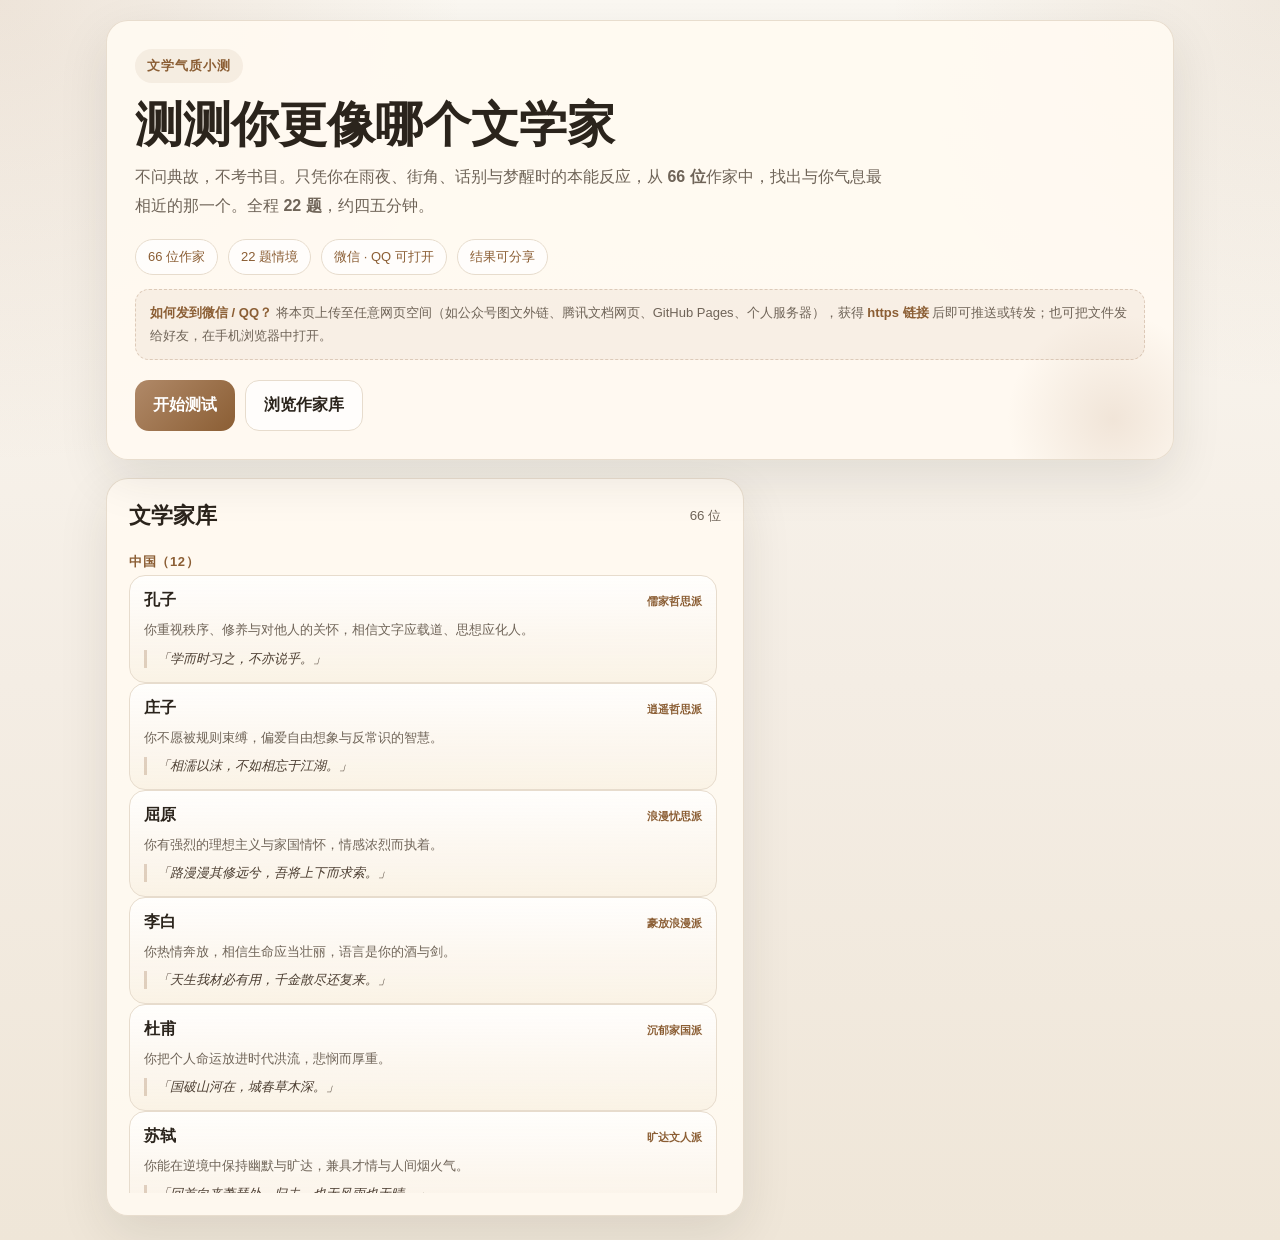
<file: literary_personality_test_final.html>
<!DOCTYPE html>
<html lang="zh-CN">
<head>
  <meta charset="UTF-8" />
  <meta name="viewport" content="width=device-width, initial-scale=1.0, maximum-scale=1.0, user-scalable=no, viewport-fit=cover" />
  <meta name="format-detection" content="telephone=no, email=no, address=no" />
  <meta name="apple-mobile-web-app-capable" content="yes" />
  <meta name="apple-mobile-web-app-status-bar-style" content="default" />
  <meta name="x5-orientation" content="portrait" />
  <meta name="x5-fullscreen" content="true" />
  <meta name="x5-page-mode" content="app" />
  <meta name="description" content="22题文学气质小测，从66位作家中找出你最像的那一位。" />
  <meta property="og:title" content="测测你更像哪个文学家" />
  <meta property="og:description" content="22题情境小测，匹配你的文学气质与作家原型。" />
  <meta property="og:type" content="website" />
  <title>测测你更像哪个文学家</title>
  <style>
    :root {
      --bg: #f6f1e8; --card: #fffaf1; --ink: #2b241c; --muted: #6f6458;
      --line: #e7dccd; --accent: #8b5e34; --accent2: #b08968; --good: #2f6f4e;
      --shadow: 0 18px 50px rgba(43,36,28,.10); --radius: 22px;
    }
    * { box-sizing: border-box; -webkit-tap-highlight-color: transparent; }
    html { -webkit-text-size-adjust: 100%; }
    body {
      margin: 0; color: var(--ink);
      font-family: -apple-system, BlinkMacSystemFont, "Segoe UI", "PingFang SC", "Hiragino Sans GB", "Microsoft YaHei", sans-serif;
      background: radial-gradient(circle at top left, rgba(176,137,104,.18), transparent 26%),
        radial-gradient(circle at top right, rgba(139,94,52,.10), transparent 22%),
        linear-gradient(180deg, #fbf8f2, #f4ede4 55%, #efe6d8);
      min-height: 100vh;
      padding-bottom: env(safe-area-inset-bottom, 0);
      overflow-x: hidden;
    }
    .wrap { max-width: 1100px; margin: 0 auto; padding: 20px 16px calc(24px + env(safe-area-inset-bottom, 0)); }
    .hero, .card {
      background: rgba(255,250,241,.92); border: 1px solid rgba(231,220,205,.95);
      border-radius: var(--radius); box-shadow: var(--shadow);
    }
    .hero { padding: 28px; position: relative; overflow: hidden; }
    .hero::after {
      content: ""; position: absolute; inset: auto -50px -70px auto; width: 220px; height: 220px;
      border-radius: 50%; background: radial-gradient(circle, rgba(176,137,104,.18), transparent 68%); pointer-events: none;
    }
    .eyebrow {
      display: inline-flex; padding: 8px 12px; border-radius: 999px;
      background: rgba(139,94,52,.08); color: var(--accent); font-size: 13px;
      letter-spacing: .08em; font-weight: 700;
    }
    h1 { margin: 16px 0 10px; font-size: clamp(28px, 4vw, 48px); line-height: 1.1; }
    .intro { margin: 0; max-width: 760px; color: var(--muted); font-size: 16px; line-height: 1.85; }
    .meta { display: flex; flex-wrap: wrap; gap: 10px; margin-top: 18px; }
    .tag { padding: 8px 12px; border-radius: 999px; border: 1px solid var(--line); background: rgba(255,255,255,.72); color: var(--accent); font-size: 13px; }
    .grid { display: grid; grid-template-columns: 1.55fr 1fr; gap: 18px; margin-top: 18px; }
    .panel { padding: 22px; }
    .section-title { display: flex; align-items: center; justify-content: space-between; gap: 12px; margin-bottom: 14px; }
    .section-title h2 { margin: 0; font-size: 22px; }
    .section-title small { color: var(--muted); }
    .progress-bar { height: 10px; border-radius: 999px; background: #efe4d4; overflow: hidden; }
    .progress-fill { height: 100%; width: 0%; border-radius: inherit; background: linear-gradient(90deg, var(--accent2), var(--accent)); transition: width .35s ease; }
    .q-count { margin-top: 10px; color: var(--muted); font-size: 14px; }
    .question { font-size: 23px; line-height: 1.4; margin: 8px 0 18px; font-weight: 700; }
    .type-pill { display: inline-block; margin-bottom: 8px; padding: 6px 10px; border-radius: 999px; background: rgba(47,111,78,.10); color: var(--good); font-size: 12px; font-weight: 700; }
    .options { display: grid; gap: 10px; }
    .opt {
      width: 100%; text-align: left; padding: 16px 18px; border-radius: 16px;
      border: 1px solid var(--line); background: #fff; cursor: pointer; line-height: 1.65; font-size: 16px;
      transition: border-color .15s, background .15s; touch-action: manipulation;
      -webkit-user-select: none; user-select: none;
    }
    .opt:active { background: rgba(139,94,52,.08); }
    .opt.active { border-color: var(--accent); background: rgba(139,94,52,.06); }
    .controls { display: flex; gap: 10px; flex-wrap: wrap; margin-top: 16px; }
    .btn {
      border: 0; border-radius: 14px; padding: 14px 18px; cursor: pointer; font-weight: 700; font-size: 16px;
      transition: opacity .15s; touch-action: manipulation; min-height: 48px;
    }
    .btn.primary { background: linear-gradient(135deg, var(--accent2), var(--accent)); color: #fff; }
    .btn.ghost { background: rgba(255,255,255,.75); color: var(--ink); border: 1px solid var(--line); }
    .btn:disabled { opacity: .5; cursor: not-allowed; transform: none; }
    .mini { color: var(--muted); font-size: 13px; line-height: 1.7; }
    .library { display: grid; gap: 12px; max-height: 72vh; overflow: auto; padding-right: 4px; }
    .region-title { font-size: 13px; font-weight: 700; color: var(--accent); margin: 8px 0 4px; letter-spacing: .05em; }
    .writer { padding: 14px; border-radius: 16px; border: 1px solid var(--line); background: linear-gradient(180deg, rgba(255,255,255,.82), rgba(250,242,229,.95)); }
    .writer-top { display: flex; justify-content: space-between; gap: 8px; align-items: baseline; }
    .writer h3 { margin: 0; font-size: 16px; }
    .writer .kind { color: var(--accent); font-size: 11px; font-weight: 700; white-space: nowrap; }
    .writer p { margin: 8px 0 0; color: var(--muted); line-height: 1.7; font-size: 13px; }
    .writer .quote { margin-top: 8px; padding-left: 10px; border-left: 3px solid rgba(139,94,52,.25); font-style: italic; color: #4b3d31; font-size: 13px; }
    .result { display: none; margin-top: 18px; padding: 24px; border-radius: 24px; background: linear-gradient(180deg, #fffaf1, #f8efe2); border: 1px solid rgba(231,220,205,.95); box-shadow: var(--shadow); }
    .result.show { display: block; }
    .result-grid { display: grid; grid-template-columns: 1fr 1fr; gap: 18px; }
    .result h2 { margin: 0 0 8px; font-size: 30px; }
    .lead { color: var(--muted); line-height: 1.8; margin: 0 0 18px; }
    .result-box { border-radius: 18px; background: rgba(255,255,255,.72); border: 1px solid var(--line); padding: 16px; margin-bottom: 12px; }
    .result-box h3 { margin: 0 0 8px; font-size: 16px; }
    .result-box p { margin: 0; color: var(--muted); line-height: 1.8; }
    .top5 { display: grid; gap: 10px; }
    .top5-item { display: grid; grid-template-columns: 36px 1fr 52px; gap: 10px; align-items: center; }
    .top5-rank { width: 36px; height: 36px; border-radius: 50%; display: grid; place-items: center; font-weight: 700; font-size: 14px; background: rgba(139,94,52,.12); color: var(--accent); }
    .top5-rank.gold { background: linear-gradient(135deg, #d4a574, var(--accent)); color: #fff; }
    .top5-name { font-weight: 700; font-size: 15px; }
    .top5-meta { font-size: 12px; color: var(--muted); }
    .meter { height: 8px; border-radius: 999px; background: #efe4d4; overflow: hidden; margin-top: 4px; }
    .meter > i { display: block; height: 100%; border-radius: inherit; background: linear-gradient(90deg, var(--accent2), var(--accent)); }
    .radar-wrap { display: flex; justify-content: center; padding: 8px 0; }
    .radar-wrap svg { max-width: 100%; height: auto; }
    .personality-tags { display: flex; flex-wrap: wrap; gap: 8px; margin-top: 8px; }
    .personality-tags span { padding: 6px 10px; border-radius: 999px; background: rgba(47,111,78,.10); color: var(--good); font-size: 12px; font-weight: 700; }
    .quote-card { padding: 16px; border-radius: 16px; background: rgba(139,94,52,.06); border: 1px solid rgba(139,94,52,.15); }
    .quote-card blockquote { margin: 0; font-size: 18px; line-height: 1.7; color: #4b3d31; font-style: italic; }
    .quote-card cite { display: block; margin-top: 10px; color: var(--muted); font-size: 14px; font-style: normal; }
    .top5-quotes { display: grid; gap: 10px; }
    .top5-quote-item { padding: 10px 12px; border-radius: 12px; background: rgba(255,255,255,.6); border: 1px solid var(--line); font-size: 13px; line-height: 1.7; color: var(--muted); }
    .top5-quote-item strong { color: var(--ink); font-size: 14px; }
    .share { width: 100%; min-height: 100px; resize: none; border: 1px solid var(--line); border-radius: 16px; padding: 14px; background: rgba(255,255,255,.86); line-height: 1.7; font-size: 16px; }
    .share-tip { margin-top: 8px; font-size: 13px; color: var(--accent); line-height: 1.6; }
    .toast {
      position: fixed; left: 50%; bottom: calc(72px + env(safe-area-inset-bottom, 0));
      transform: translateX(-50%) translateY(20px); opacity: 0; pointer-events: none;
      background: rgba(43,36,28,.88); color: #fff; padding: 12px 20px; border-radius: 999px;
      font-size: 14px; z-index: 9999; transition: opacity .25s, transform .25s;
    }
    .toast.show { opacity: 1; transform: translateX(-50%) translateY(0); }
    .mobile-bar {
      display: none; position: fixed; left: 0; right: 0; bottom: 0; z-index: 100;
      padding: 10px 16px calc(10px + env(safe-area-inset-bottom, 0));
      background: rgba(255,250,241,.96); border-top: 1px solid var(--line);
      backdrop-filter: blur(8px); -webkit-backdrop-filter: blur(8px);
      gap: 10px;
    }
    .mobile-bar .btn { flex: 1; }
    .view-test .mobile-bar { display: flex; }
    .view-test .test-area .controls { display: none; }
    .publish-tip {
      margin-top: 14px; padding: 12px 14px; border-radius: 14px;
      background: rgba(139,94,52,.06); border: 1px dashed rgba(139,94,52,.25);
      font-size: 13px; color: var(--muted); line-height: 1.75;
    }
    .publish-tip strong { color: var(--accent); }
    .hidden { display: none !important; }
    .view-welcome .test-area { display: none; }
    .view-test .welcome-cta { display: none; }
    .view-test .library-aside { display: none; }
    .view-test .grid { grid-template-columns: 1fr; }
    .view-result .test-area { display: none; }
    .view-result .library-aside { display: none; }
    .view-result .grid { display: none; }
    @media (max-width: 900px) {
      .grid, .result-grid { grid-template-columns: 1fr; }
      .hero, .panel, .result { padding: 18px; }
      .question { font-size: 20px; }
      .library-aside { display: block; }
      .view-welcome .library-aside { margin-top: 0; }
      .view-test { padding-bottom: 72px; }
    }
    @media (min-width: 901px) {
      .opt:hover { transform: translateY(-1px); border-color: rgba(139,94,52,.35); box-shadow: 0 10px 24px rgba(43,36,28,.08); }
      .btn:hover { transform: translateY(-1px); }
    }
  </style>
</head>
<body class="view-welcome">
  <div class="wrap">
    <section class="hero">
      <span class="eyebrow">文学气质小测</span>
      <h1>测测你更像哪个文学家</h1>
      <p class="intro">不问典故，不考书目。只凭你在雨夜、街角、话别与梦醒时的本能反应，从 <strong>66 位</strong>作家中，找出与你气息最相近的那一个。全程 <strong>22 题</strong>，约四五分钟。</p>
      <div class="meta">
        <span class="tag">66 位作家</span>
        <span class="tag">22 题情境</span>
        <span class="tag">微信 · QQ 可打开</span>
        <span class="tag">结果可分享</span>
      </div>
      <div class="publish-tip">
        <strong>如何发到微信 / QQ？</strong> 将本页上传至任意网页空间（如公众号图文外链、腾讯文档网页、GitHub Pages、个人服务器），获得 <strong>https 链接</strong> 后即可推送或转发；也可把文件发给好友，在手机浏览器中打开。
      </div>
      <div class="controls welcome-cta" style="margin-top:20px">
        <button class="btn primary" id="startBtn">开始测试</button>
        <button class="btn ghost" id="browseBtn">浏览作家库</button>
      </div>
    </section>

    <div class="grid">
      <section class="card panel test-area">
        <div class="section-title">
          <h2>测试问题</h2>
          <small>22 题 · 单选</small>
        </div>
        <div class="progress-bar"><div class="progress-fill" id="progressFill"></div></div>
        <div class="q-count" id="qCount">第 1 / 22 题</div>
        <div class="type-pill" id="typePill">文学气质</div>
        <div class="question" id="questionText"></div>
        <div class="options" id="optionsBox"></div>
        <div class="controls">
          <button class="btn ghost" id="prevBtn">上一题</button>
          <button class="btn ghost" id="resetBtn">重置</button>
          <button class="btn primary" id="nextBtn">下一题</button>
        </div>
        <p class="mini" id="hintText">每道题选择最接近你的答案。</p>
      </section>

      <aside class="card panel library-aside">
        <div class="section-title">
          <h2>文学家库</h2>
          <small id="libCount">66 位</small>
        </div>
        <div class="library" id="libraryBox"></div>
      </aside>
    </div>

    <section class="result" id="resultBox">
      <div class="result-grid">
        <div>
          <span class="eyebrow">文学人格结果</span>
          <h2 id="resultTitle"></h2>
          <p class="lead" id="resultIntro"></p>
          <div class="personality-tags" id="personalityTags"></div>
          <div class="result-box" style="margin-top:14px">
            <h3>判语</h3>
            <p id="resultOneLiner"></p>
          </div>
          <div class="result-box">
            <h3>几分缘由</h3>
            <p id="resultWhy"></p>
          </div>
          <div class="result-box quote-card">
            <h3 style="margin-bottom:12px">文学家名言</h3>
            <blockquote id="resultQuote"></blockquote>
            <cite id="resultQuoteAuthor"></cite>
          </div>
          <div class="result-box">
            <h3>Top 5 名言摘记</h3>
            <div id="top5Quotes" class="top5-quotes"></div>
          </div>
        </div>
        <div>
          <div class="result-box">
            <h3>文学气质雷达图</h3>
            <div class="radar-wrap"><svg id="radarChart" width="320" height="320" viewBox="0 0 320 320"></svg></div>
            <p class="mini" style="text-align:center;margin-top:4px">实线：你的画像 · 虚线：最佳匹配作家</p>
          </div>
          <div class="result-box">
            <h3>Top 5 匹配</h3>
            <div class="top5" id="top5List"></div>
          </div>
          <div class="result-box">
            <h3>分享文案</h3>
            <textarea class="share" id="shareText" readonly></textarea>
            <p class="share-tip" id="shareTip">微信内建议长按上方文案全选复制；或点「复制」按钮。</p>
          </div>
          <div class="controls">
            <button class="btn primary" id="againBtn">再测一次</button>
            <button class="btn ghost" id="copyBtn">复制分享文案</button>
            <button class="btn ghost" id="showLibBtn">查看作家库</button>
          </div>
        </div>
      </div>
    </section>
  </div>
  <div class="mobile-bar" id="mobileBar">
    <button class="btn ghost" id="mobilePrevBtn">上一题</button>
    <button class="btn primary" id="mobileNextBtn">下一题</button>
  </div>
  <div class="toast" id="toast"></div>
  <script>
const WRITERS = [
{id:'kongzi',name:'孔子',region:'中国',kind:'儒家哲思派',traits:[6,4,9,2,10,2],quote:'「学而时习之，不亦说乎。」',intro:'你重视秩序、修养与对他人的关怀，相信文字应载道、思想应化人。',one:'你像一位温和的师者，在秩序与仁心中寻找永恒。'},
{id:'zhuangzi',name:'庄子',region:'中国',kind:'逍遥哲思派',traits:[3,8,10,5,5,7],quote:'「相濡以沫，不如相忘于江湖。」',intro:'你不愿被规则束缚，偏爱自由想象与反常识的智慧。',one:'你像一阵穿林的风，轻盈、跳脱、难以定义。'},
{id:'quyuan',name:'屈原',region:'中国',kind:'浪漫忧思派',traits:[7,10,7,4,8,5],quote:'「路漫漫其修远兮，吾将上下而求索。」',intro:'你有强烈的理想主义与家国情怀，情感浓烈而执着。',one:'你像一首悲怆的长歌，炽热、忠贞、不肯妥协。'},
{id:'libai',name:'李白',region:'中国',kind:'豪放浪漫派',traits:[3,10,6,3,5,6],quote:'「天生我材必有用，千金散尽还复来。」',intro:'你热情奔放，相信生命应当壮丽，语言是你的酒与剑。',one:'你像明月与长风，洒脱、明亮、不拘一格。'},
{id:'dufu',name:'杜甫',region:'中国',kind:'沉郁家国派',traits:[7,9,5,4,10,3],quote:'「国破山河在，城春草木深。」',intro:'你把个人命运放进时代洪流，悲悯而厚重。',one:'你像一首慢慢展开的长诗，沉稳、厚重、悲悯。'},
{id:'sushi',name:'苏轼',region:'中国',kind:'旷达文人派',traits:[5,9,7,3,7,5],quote:'「回首向来萧瑟处，归去，也无风雨也无晴。」',intro:'你能在逆境中保持幽默与旷达，兼具才情与人间烟火气。',one:'你像一场雨后的彩虹，通透、温润、有余味。'},
{id:'caoxueqin',name:'曹雪芹',region:'中国',kind:'世情洞察派',traits:[6,8,6,5,9,4],quote:'「满纸荒唐言，一把辛酸泪。」',intro:'你善于写尽人情冷暖与命运无常，细腻而苍凉。',one:'你像一面照见众生的镜子，华美与悲凉并存。'},
{id:'luxun',name:'鲁迅',region:'中国',kind:'锋利现实派',traits:[10,4,7,5,8,6],quote:'「希望是本无所谓有，无所谓无的。」',intro:'你对世界有敏锐痛感，善于用犀利语言照亮矛盾。',one:'你像一把冷静的手术刀，直接切开情绪与现实。'},
{id:'shencongwen',name:'沈从文',region:'中国',kind:'田园抒情派',traits:[3,8,4,4,8,3],quote:'「凡事都靠一个缘字。」',intro:'你从朴素日常中感受秩序与美，温柔而宁静。',one:'你像一条安静的河，温润、平和、缓缓流动。'},
{id:'laoshe',name:'老舍',region:'中国',kind:'京味写实派',traits:[7,5,4,5,9,3],quote:'「人是最美的风景。」',intro:'你关注市井与普通人的尊严，幽默里藏着辛酸。',one:'你像胡同里的灯火，亲切、幽默、有烟火气。'},
{id:'zhangailing',name:'张爱玲',region:'中国',kind:'精致疏离派',traits:[7,7,5,8,5,6],quote:'「生命是一袭华美的袍，爬满了蚤子。」',intro:'你善于在细节里看见人性，习惯保留距离与分寸。',one:'你有漂亮的分寸感，也有看穿繁华的清醒。'},
{id:'yuhua',name:'余华',region:'中国',kind:'冷幽默生存派',traits:[8,5,4,6,7,4],quote:'「人是为了活着本身而活着。」',intro:'你能在荒诞与困难里保持韧性，用幽默消化沉重。',one:'你像一块被生活磨圆的石头，沉默，但不轻易碎裂。'},
{id:'murasaki',name:'紫式部',region:'日本',kind:'细腻物语派',traits:[5,9,4,6,7,5],quote:'「逢えずして恋しき人を待つほどに。」',intro:'你极擅写微妙情感与阶层光影，文字含蓄而绵长。',one:'你像一层和纸后的光影，幽微、雅致、欲说还休。'},
{id:'natsume',name:'夏目漱石',region:'日本',kind:'近代自省派',traits:[7,6,8,6,7,5],quote:'「智に働けば角が立つ。」',intro:'你在传统与现代之间徘徊，文风克制而思辨。',one:'你像一座安静的庭园，理性与感伤彼此映照。'},
{id:'kawabata',name:'川端康成',region:'日本',kind:'物哀美学派',traits:[4,9,5,7,6,5],quote:'「美在于发现者眼中。」',intro:'你对瞬间之美极度敏感，偏爱洁净、哀婉与寂静。',one:'你像雪国的炉火，安静、透明、略带寒意。'},
{id:'mishima',name:'三岛由纪夫',region:'日本',kind:'唯美激烈派',traits:[6,9,7,5,4,8],quote:'「不被人理解，反而成为我的骄傲。」',intro:'你追求形式之美与精神强度，矛盾而绚烂。',one:'你像一把淬火的刀，华丽、危险、不肯平庸。'},
{id:'oe',name:'大江健三郎',region:'日本',kind:'人道反核派',traits:[8,6,7,5,9,6],quote:'「人間は自分の言葉で世界をつくる。」',intro:'你关心弱者与历史创伤，文学是伦理与救赎的场域。',one:'你像一道不肯愈合的伤口，严肃、担当、向光而行。'},
{id:'murakami',name:'村上春树',region:'日本',kind:'都市孤独派',traits:[5,7,4,9,5,6],quote:'「闭上眼睛，世界就会变得不一样。」',intro:'你习惯在日常与梦境间穿行，孤独是你的节奏。',one:'你像一段低声播放的音乐，安静、流动、带点疏离。'},
{id:'shakespeare',name:'莎士比亚',region:'英美',kind:'戏剧全景派',traits:[7,9,6,4,8,7],quote:'「To be, or not to be, that is the question.」',intro:'你洞察人性全部光谱，悲剧与喜剧皆在手心。',one:'你像一座剧场，悲欢并置，万象俱备。'},
{id:'austen',name:'简·奥斯汀',region:'英美',kind:'世情讽刺派',traits:[6,7,4,6,7,4],quote:'「A lady\'s imagination is very rapid.」',intro:'你精于社交细节与婚姻伦理，幽默而克制。',one:'你像一场精致的下午茶，机智、含蓄、刀锋在笑里。'},
{id:'dickens',name:'狄更斯',region:'英美',kind:'社会温情派',traits:[8,6,4,5,10,4],quote:'「It was the best of times, it was the worst of times.」',intro:'你关注底层命运，宏大叙事里总有温情与正义。',one:'你像伦敦的雾与灯，阴暗处仍有人性的光。'},
{id:'woolf',name:'弗吉尼亚·伍尔夫',region:'英美',kind:'意识流派',traits:[5,8,7,7,6,8],quote:'「生命不是一条直线，而是一团波光。」',intro:'你对瞬间感受极敏锐，擅长写意识与时间的流动。',one:'你像一面会呼吸的镜子，映照内心的细波。'},
{id:'orwell',name:'乔治·奥威尔',region:'英美',kind:'政治寓言派',traits:[10,3,7,5,8,7],quote:'「Big Brother is watching you.」',intro:'你警惕权力与语言操控，文学是清醒与抵抗。',one:'你像一支永不熄灭的警报，冷静、锋利、不肯沉默。'},
{id:'poe',name:'爱伦·坡',region:'英美',kind:'哥特悬疑派',traits:[6,8,6,8,4,9],quote:'「All that we see or seem is but a dream within a dream.」',intro:'你迷恋黑暗、梦境与心理边缘，形式紧凑而诡异。',one:'你像一座午夜钟楼，神秘、阴郁、令人着迷。'},
{id:'whitman',name:'惠特曼',region:'英美',kind:'自由颂歌派',traits:[5,10,6,3,8,7],quote:'「I contain multitudes.」',intro:'你拥抱多元与身体性，诗歌是开放的生命宣言。',one:'你像原野上的风，辽阔、热烈、拒绝被框住。'},
{id:'hemingway',name:'海明威',region:'英美',kind:'硬汉极简派',traits:[7,5,4,6,6,5],quote:'「人可以被毁灭，但不能被打败。」',intro:'你相信简洁有力的句子，在沉默里承受命运。',one:'你像一块被海浪打磨的礁石，坚硬、沉默、有力量。'},
{id:'fitzgerald',name:'菲茨杰拉德',region:'英美',kind:'爵士幻灭派',traits:[6,9,5,8,5,6],quote:'「于是我们奋力向前划，逆流而上。」',intro:'你写繁华与幻灭，浪漫里藏着时代的裂痕。',one:'你像盖茨比的绿灯，璀璨、遥远、带着哀愁。'},
{id:'faulkner',name:'福克纳',region:'英美',kind:'南方史诗派',traits:[7,8,7,5,8,9],quote:'「The past is never dead. It isn\'t even past.」',intro:'你构建复杂时间与家族史诗，密度极高。',one:'你像一片浓密的南方森林，缠绕、深沉、难以读完。'},
{id:'salinger',name:'塞林格',region:'英美',kind:'青春疏离派',traits:[6,6,5,9,5,6],quote:'「I am sick of not saying what I mean.」',intro:'你写青春期的敏感、叛逆与对真诚的渴望。',one:'你像麦田里的守望者，倔强、孤独、不肯长大。'},
{id:'vonnegut',name:'冯内古特',region:'英美',kind:'黑色幽默派',traits:[8,4,7,5,7,8],quote:'「So it goes.」',intro:'你用荒诞与幽默面对战争与虚无，温柔而反讽。',one:'你像一颗歪斜的星星，好笑、悲凉、却很有人味。'},
{id:'morrison',name:'托妮·莫里森',region:'英美',kind:'黑人史诗派',traits:[8,9,6,5,10,7],quote:'「Freeing yourself was one thing; claiming ownership of that freed self was another.」',intro:'你书写记忆、种族与女性创伤，语言充满诗性与力量。',one:'你像一首从泥土里长出的歌，沉痛、庄严、不可磨灭。'},
{id:'mccarthy',name:'科马克·麦卡锡',region:'英美',kind:'末世冷峻派',traits:[8,6,5,7,6,7],quote:'「You never know what worse luck your bad luck has saved you from.」',intro:'你文风冷硬，在荒原与暴力中追问人性底线。',one:'你像荒原上的余烬，冷冽、稀疏、却灼人。'},
{id:'rousseau',name:'卢梭',region:'法国',kind:'启蒙情感派',traits:[7,8,8,4,8,5],quote:'「人生而自由，却无往不在枷锁之中。」',intro:'你相信自然与真诚，对文明有深情也有怀疑。',one:'你像林间的回声，热烈、敏感、追问本真。'},
{id:'balzac',name:'巴尔扎克',region:'法国',kind:'现实主义派',traits:[8,6,5,6,8,4],quote:'「人间喜剧」',intro:'你把社会写成巨大的舞台，人物与金钱交织。',one:'你像一座城市的档案室，庞杂、真实、毫不留情。'},
{id:'hugo',name:'雨果',region:'法国',kind:'浪漫人道派',traits:[7,10,6,4,10,5],quote:'「比海洋更宽阔的是人的胸怀。」',intro:'你兼具史诗气概与人道关怀，为弱者发声。',one:'你像一座大教堂，宏伟、悲悯、向光敞开。'},
{id:'baudelaire',name:'波德莱尔',region:'法国',kind:'都市象征派',traits:[6,9,7,8,4,8],quote:'「你永远不知道，在街角会遇见怎样的命运。」',intro:'你在现代都市中寻找美与堕落，诗风浓艳而颓废。',one:'你像霓虹下的影子，艳丽、破碎、令人上瘾。'},
{id:'proust',name:'普鲁斯特',region:'法国',kind:'记忆意识派',traits:[5,8,9,6,6,8],quote:'「真正的发现之旅在于拥有新的眼睛。」',intro:'你把时间与记忆写成绵延的迷宫，感官极其细腻。',one:'你像一块玛德琳蛋糕，轻轻一触，往事涌来。'},
{id:'camus',name:'加缪',region:'法国',kind:'荒诞反抗派',traits:[8,5,8,6,7,6],quote:'「在隆冬，我终于知道，我身上有一个不可战胜的夏天。」',intro:'你在荒诞中坚持清醒与尊严，反抗本身就是意义。',one:'你像西西弗斯的石头，沉重，却带着不屈的光。'},
{id:'goethe',name:'歌德',region:'德语',kind:'古典全才派',traits:[6,9,8,3,7,6],quote:'「理论是灰色的，而生命之树常青。」',intro:'你追求全面发展与古典平衡，浪漫与理性并存。',one:'你像一座文艺复兴的花园，丰饶、深邃、历久弥新。'},
{id:'heine',name:'海涅',region:'德语',kind:'讽刺抒情派',traits:[7,9,6,5,6,6],quote:'「哪里有痛苦，哪里就有诗歌。」',intro:'你的诗既浪漫又辛辣，爱与讽刺并行。',one:'你像一把裹着玫瑰的匕首，优美，却带着锋芒。'},
{id:'kafka',name:'卡夫卡',region:'德语',kind:'荒诞焦虑派',traits:[8,4,8,8,5,7],quote:'「我不是世界的一部分，我只是世界的边缘。」',intro:'你对规则与身份感到警觉，常在秩序中看见荒诞。',one:'你像一座静默的迷宫，越走越能看见内心的回声。'},
{id:'mann',name:'托马斯·曼',region:'德语',kind:'启蒙小说派',traits:[7,7,9,5,7,6],quote:'「时间是正义的，因为它终将揭示一切。」',intro:'你擅长把哲学、疾病与文明危机写进长篇叙事。',one:'你像一座缓慢旋转的钟楼，庄严、复杂、耐人寻味。'},
{id:'hesse',name:'黑塞',region:'德语',kind:'精神追寻派',traits:[5,8,9,6,8,6],quote:'「对每个人而言，真正的职责只有一个：找到自我。」',intro:'你写精神成长与东方智慧，内向而澄澈。',one:'你像一条通往内心的路，安静、深邃、引人独行。'},
{id:'rilke',name:'里尔克',region:'德语',kind:'纯诗沉思派',traits:[4,10,9,6,6,5],quote:'「有何胜利可言？挺住意味着一切。」',intro:'你以诗性语言沉思存在、孤独与美。',one:'你像一封写给未来的信，缓慢、纯粹、触及灵魂。'},
{id:'pushkin',name:'普希金',region:'俄语',kind:'民族抒情派',traits:[5,10,6,4,7,5],quote:'「假如生活欺骗了你，不要悲伤，不要心急。」',intro:'你既是民族诗人，也是优雅与自由的象征。',one:'你像俄罗斯的白桦林，清澈、挺拔、带着忧郁。'},
{id:'dostoevsky',name:'陀思妥耶夫斯基',region:'俄语',kind:'灵魂拷问派',traits:[9,7,9,7,8,7],quote:'「人是一个谜。解开这个谜，即使搭上性命，也值得。」',intro:'你深入道德深渊与信仰危机，人物在极端中显形。',one:'你像一场暴风雪中的忏悔，激烈、幽暗、不可回避。'},
{id:'tolstoy',name:'托尔斯泰',region:'俄语',kind:'史诗道德派',traits:[8,8,8,4,10,5],quote:'「幸福的家庭都是相似的，不幸的家庭各有各的不幸。」',intro:'你以宏大视野追问道德、战争与生命意义。',one:'你像一片辽阔的田野，厚重、庄严、容纳一切。'},
{id:'chekhov',name:'契诃夫',region:'俄语',kind:'淡淡忧伤派',traits:[6,7,5,6,9,4],quote:'「人应该像水一样，没有形状，却能适应一切容器。」',intro:'你写日常里的沉默与无奈，幽默中带着温柔。',one:'你像黄昏里的炊烟，清淡、悠远、令人惆怅。'},
{id:'bulgakov',name:'布尔加科夫',region:'俄语',kind:'魔幻讽刺派',traits:[8,7,7,5,6,9],quote:'「手稿不灭。」',intro:'你在荒诞与审查中保持创造，魔幻里藏着真话。',one:'你像一场魔鬼的舞会，荒诞、绚烂、不肯被遗忘。'},
{id:'solzhenitsyn',name:'索尔仁尼琴',region:'俄语',kind:'良知见证派',traits:[10,5,7,5,9,5],quote:'「一条真理胜过整个世界。」',intro:'你以文学见证极权与苦难，尊严高于一切。',one:'你像西伯利亚的风，冷硬、清醒、令人无法回避。'},
{id:'borges',name:'博尔赫斯',region:'拉美',kind:'概念迷宫派',traits:[6,6,10,5,4,8],quote:'「天堂应该是图书馆的模样。」',intro:'你喜欢拆结构、追溯层级，对真实本身充满兴趣。',one:'你像一座会自我折叠的图书馆，复杂而迷人。'},
{id:'neruda',name:'聂鲁达',region:'拉美',kind:'爱情革命派',traits:[6,10,5,4,8,6],quote:'「我要对你做，春天对樱桃树做的事。」',intro:'你的诗炽热而政治，爱与大地同样澎湃。',one:'你像南美的海洋，汹涌、浪漫、充满生命力。'},
{id:'marquez',name:'马尔克斯',region:'拉美',kind:'魔幻现实派',traits:[7,9,7,4,8,8],quote:'「面对行刑队，上校将会回想起父亲带他去见识冰块的那个下午。」',intro:'你把神话与现实织在一起，时间像河流一样回旋。',one:'你像一场绵延百年的雨，奇幻、潮湿、无法忘却。'},
{id:'vargasllosa',name:'略萨',region:'拉美',kind:'结构叙事派',traits:[8,6,7,5,7,7],quote:'「写作是对权力的反抗。」',intro:'你擅长多线叙事与政治寓言，结构精密。',one:'你像一张复杂的地图，层层展开，指向权力与欲望。'},
{id:'paz',name:'帕斯',region:'拉美',kind:'诗性哲思派',traits:[5,9,10,5,6,7],quote:'「一朵花不需要理由地开放。」',intro:'你在诗与散文间游走，追问身份、时间与神秘。',one:'你像沙漠里的太阳，炽热、抽象、照耀万物。'},
{id:'bolano',name:'波拉尼奥',region:'拉美',kind:'流亡漫游派',traits:[7,7,6,8,6,8],quote:'「文学是世上最危险的职业。」',intro:'你写流亡、青春与文学的幽灵，叙事散漫而迷人。',one:'你像一条没有终点的公路，荒凉、自由、充满传说。'},
{id:'kundera',name:'昆德拉',region:'其他',kind:'轻与重派',traits:[7,7,9,6,5,7],quote:'「人类一思考，上帝就发笑。」',intro:'你在玩笑与哲思间衡量存在的轻重。',one:'你像一面反光的窗，戏谑、深刻、捉摸不定。'},
{id:'calvino',name:'卡尔维诺',region:'其他',kind:'结构童话派',traits:[5,8,9,4,5,9],quote:'「你对任何一条路都还不满意，因为你想同时走两条路。」',intro:'你把文学变成结构游戏，轻盈而智性。',one:'你像一本会自我重组的书，好玩、精巧、永不读完。'},
{id:'pamuk',name:'帕慕克',region:'其他',kind:'文明交错派',traits:[7,8,8,6,7,6],quote:'「我到底是谁？这个问题始终困扰着我。」',intro:'你在东西方、个人与历史之间编织迷宫。',one:'你像伊斯坦布尔的雪，覆盖着记忆与身份。'},
{id:'ibsen',name:'易卜生',region:'其他',kind:'社会问题派',traits:[9,5,7,5,8,6],quote:'「社会就像一艘船，人人都该有掌舵的责任。」',intro:'你用戏剧解剖家庭伦理与社会虚伪。',one:'你像一扇被敲响的门，问题一旦提出，就无法假装没听见。'},
{id:'andersen',name:'安徒生',region:'其他',kind:'童话寓言派',traits:[5,9,6,5,8,6],quote:'「仅仅活着是不够的，你还应该有阳光、自由和一点花的芬芳。」',intro:'你用童话写尽孤独、美与命运的不公。',one:'你像一颗会流泪的星星，温柔、凄美、照亮童年。'},
{id:'saramago',name:'萨拉马戈',region:'其他',kind:'寓言叙述派',traits:[8,6,8,5,9,7],quote:'「人类当有更多的耐心。」',intro:'你以绵延长句写集体命运与道德寓言。',one:'你像一场蔓延的失明，集体、寓言、令人战栗。'},
{id:'tagore',name:'泰戈尔',region:'其他',kind:'灵性抒情派',traits:[4,10,8,3,9,5],quote:'「生如夏花之绚烂，死如秋叶之静美。」',intro:'你的诗充满自然、神性与爱的光辉。',one:'你像恒河上的月光，宁静、圣洁、普照众生。'},
{id:'naipaul',name:'奈保尔',region:'其他',kind:'后殖民观察派',traits:[8,5,7,7,6,6],quote:'「世界如其所是，而非如我们所愿。」',intro:'你以冷峻目光写殖民遗产与身份撕裂。',one:'你像一面没有温度的镜子，清晰、尖锐、令人不适。'},
{id:'achebe',name:'钦努阿·阿契贝',region:'其他',kind:'非洲叙事派',traits:[8,6,5,5,9,5],quote:'「直到狮子有了自己的史学家，狩猎的故事才不会只称赞猎人。」',intro:'你为被沉默的历史发声，重建非洲叙事。',one:'你像部落的鼓声，沉稳、有力、唤醒记忆。'},
{id:'gibran',name:'纪伯伦',region:'其他',kind:'哲理诗语派',traits:[4,10,8,4,8,4],quote:'「你的儿女不是你的儿女，他们是生命对自身渴望的儿女。」',intro:'你的文字如诗如箴言，温柔而富有灵性。',one:'你像沙漠里的清泉，简洁、深邃、抚慰人心。'}
];

const QUESTIONS = [
{q:'夜雨敲窗的时候，你最先想起的常常是——',type:'夜思',opts:[
{t:'未寄出的信，和没说尽的话',d:[1,3,1,2,2,1]},
{t:'某条旧路，某个人走远的背影',d:[0,3,1,2,2,0]},
{t:'城里还有多少醒着的人',d:[2,1,2,2,3,0]},
{t:'雨声本身，像一场没有结局的对白',d:[1,2,3,2,0,2]}
]},
{q:'若把此刻心绪写成半句话，它多半会停在——',type:'心绪',opts:[
{t:'「原来如此。」',d:[2,1,2,1,1,1]},
{t:'「可惜……」',d:[1,3,1,2,2,0]},
{t:'「罢了。」',d:[1,1,1,2,2,1]},
{t:'「等等，这不对。」',d:[2,0,3,1,0,2]}
]},
{q:'走进人群，你更像——',type:'人海',opts:[
{t:'冷眼旁观的记录者',d:[2,1,2,2,1,1]},
{t:'随时会被感动或刺痛的人',d:[0,3,1,1,3,0]},
{t:'礼貌而疏离的过客',d:[1,2,1,3,0,1]},
{t:'暗中编排故事的人',d:[1,2,3,2,0,2]}
]},
{q:'一本好书翻至中途被打断，你心里会闪过——',type:'读书记',opts:[
{t:'得找个安静处把它读完',d:[1,2,1,2,1,1]},
{t:'正好停在悬念处，余味更长',d:[1,3,1,2,0,2]},
{t:'书里那个人，此刻在做什么',d:[0,2,2,2,2,1]},
{t:'这页该做记号，日后还要回来',d:[2,1,3,1,1,2]}
]},
{q:'「乡愁」一词，先唤起的并非地名，而是——',type:'乡愁',opts:[
{t:'某种再回不去的语气',d:[0,3,1,2,2,0]},
{t:'旧物、旧声、旧气味',d:[0,3,0,1,3,0]},
{t:'少年时莽撞又真诚的自己',d:[1,2,1,2,2,1]},
{t:'时间本身在后退',d:[1,2,3,2,1,2]}
]},
{q:'你更熟稔哪一种沉默——',type:'沉默',opts:[
{t:'两个人都不说话，却都明白',d:[0,2,1,2,3,0]},
{t:'热闹场合里，独自清醒的那几秒',d:[1,1,2,3,0,1]},
{t:'把话咽下去之后的长久',d:[2,2,1,2,2,0]},
{t:'想说什么，却找不到准确的词',d:[1,2,3,2,0,2]}
]},
{q:'提笔写字时，最先落下的往往是——',type:'笔端',opts:[
{t:'一个不肯妥协的问题',d:[3,0,2,0,1,1]},
{t:'一个具体的场景：窗、灯、雨',d:[0,3,1,2,1,1]},
{t:'一句没头没尾的诗',d:[0,3,2,1,1,2]},
{t:'一个古怪却迷人的设定',d:[1,1,3,1,0,3]}
]},
{q:'委屈说不出口时，你通常——',type:'隐忍',opts:[
{t:'写下来，或在心里反复推敲',d:[2,2,2,2,1,2]},
{t:'装作没事，把日子照常过下去',d:[1,1,0,1,3,0]},
{t:'远离人群，等情绪自己沉下去',d:[0,2,1,3,1,0]},
{t:'突然笑出来，把气氛岔开',d:[1,1,0,2,2,2]}
]},
{q:'哪一种光线，最容易让你放松——',type:'光线',opts:[
{t:'黄昏将尽，天色将暗未暗',d:[0,3,1,2,1,1]},
{t:'清晨薄雾里的第一束光',d:[0,3,1,1,2,1]},
{t:'深夜台灯下那一圈暖黄',d:[0,2,2,3,1,1]},
{t:'正午过于直白、无处躲藏的白',d:[2,1,2,1,2,2]}
]},
{q:'若以季节自况，你更接近——',type:'季节',opts:[
{t:'暮春：繁盛里已有凋零',d:[1,3,1,1,2,1]},
{t:'长夏：闷热、漫长、不肯退场',d:[2,2,2,1,1,2]},
{t:'深秋：清冽、疏朗、略带回望',d:[1,2,2,2,2,1]},
{t:'残冬：冷硬、寂静、却孕育转机',d:[2,1,3,2,1,2]}
]},
{q:'听闻远方灾祸，你的第一反应更像——',type:'远讯',opts:[
{t:'追问缘由，不肯轻易接受',d:[3,0,2,0,2,1]},
{t:'心口一沉，久久缓不过来',d:[1,3,1,1,3,0]},
{t:'先沉默，把细节一条条拼起来',d:[2,1,2,2,2,1]},
{t:'觉得荒诞，却又无法当作笑话',d:[2,1,3,2,1,3]}
]},
{q:'一个好故事，你希望它从何处起笔——',type:'起笔',opts:[
{t:'一桩小事，却照见整个时代',d:[3,1,1,1,3,0]},
{t:'一次偶遇，气氛先于情节',d:[1,3,1,2,1,1]},
{t:'一句谜语，或一个反常的细节',d:[1,1,3,2,0,3]},
{t:'日常崩裂的那一瞬间',d:[2,2,1,2,2,2]}
]},
{q:'与朋友话别，你常说或常做的是——',type:'话别',opts:[
{t:'不多言，但会多看一眼',d:[1,2,1,2,2,0]},
{t:'说些轻巧的话，把沉重盖住',d:[1,2,0,2,2,2]},
{t:'突然讲起一件不相干的小事',d:[1,3,1,2,1,2]},
{t:'把「再见」说得像「后会有期」',d:[0,3,1,1,2,1]}
]},
{q:'从梦中醒来，留在枕边的往往是——',type:'梦醒',opts:[
{t:'一个说不清的情绪',d:[0,3,1,2,1,2]},
{t:'一个清晰的画面，像谁拍下的旧照片',d:[0,3,1,2,2,1]},
{t:'一句梦里的对白，醒来仍记得',d:[1,2,2,2,1,2]},
{t:'只剩空白，却觉得失去了什么',d:[1,2,3,3,0,2]}
]},
{q:'街角余晖正好，你会——',type:'街角',opts:[
{t:'停下脚步，看人群与光影',d:[1,2,1,2,1,0]},
{t:'想起某个与此无关的旧人',d:[0,3,1,2,2,0]},
{t:'掏出手机，又怕拍不出当时的气氛',d:[1,2,1,3,0,1]},
{t:'觉得这一刻不该被打扰',d:[0,2,2,3,1,1]}
]},
{q:'对「荒唐」二字，你的第一直觉是——',type:'荒唐',opts:[
{t:'世事的常态，不必大惊小怪',d:[2,1,2,1,2,2]},
{t:'华美表象下的蛀空',d:[2,2,1,2,1,2]},
{t:'命运开的一个冷笑话',d:[1,2,2,2,1,3]},
{t:'有人把荒诞当作遮羞布',d:[3,0,2,1,2,2]}
]},
{q:'若不得不舍弃一样，你更不愿放手的是——',type:'取舍',opts:[
{t:'说真话的胆量',d:[3,0,2,0,2,1]},
{t:'对美的敏锐与留恋',d:[0,3,2,1,1,2]},
{t:'与少数人之间的情义',d:[0,2,0,1,4,0]},
{t:'独立思考的余地',d:[2,1,3,2,0,2]}
]},
{q:'独处时，你最享受的是——',type:'独处',opts:[
{t:'什么也不做，让时间流过去',d:[0,2,2,3,1,0]},
{t:'读书、听风、与自己对话',d:[1,2,3,2,1,1]},
{t:'把琐碎日子整理得有条理',d:[2,0,1,1,2,0]},
{t:'任思绪乱跑，记下偶然的念头',d:[1,2,3,2,0,3]}
]},
{q:'若说话与写字只能留一样——',type:'表达',opts:[
{t:'写字。话一出口就容易失真',d:[1,2,2,2,1,2]},
{t:'说话。字太慢，跟不上心跳',d:[0,3,1,1,2,1]},
{t:'都不需要太多，沉默更诚实',d:[1,1,2,3,1,1]},
{t:'换种方式：画、走、或只是看',d:[1,2,3,2,0,2]}
]},
{q:'凝视镜中的自己，你更多看见——',type:'镜中',opts:[
{t:'一张熟悉的脸，和陌生的神情',d:[1,2,2,2,1,2]},
{t:'岁月留下的细纹与故事',d:[1,2,1,2,3,0]},
{t:'此刻疲惫或兴奋的状态',d:[1,1,1,2,1,1]},
{t:'一个尚未成为的人',d:[1,2,3,2,1,2]}
]},
{q:'窗外有风掠过，你想到的是——',type:'风',opts:[
{t:'远方，和到不了的地方',d:[0,3,2,2,1,1]},
{t:'谁此刻正站在另一扇窗前',d:[0,3,1,2,2,0]},
{t:'树叶、尘土、被卷起的心事',d:[1,3,1,2,2,1]},
{t:'风本身，不必追问去向',d:[1,2,3,1,1,2]}
]},
{q:'若此生只能留下一段文字，你希望它是——',type:'终笔',opts:[
{t:'一句让人无法忽视的真话',d:[3,0,1,0,2,1]},
{t:'一首读过便忘不掉的诗',d:[0,4,2,1,2,2]},
{t:'一段把某人轻轻放下的故事',d:[1,3,1,2,3,0]},
{t:'一个留给后人的谜',d:[1,2,3,2,0,3]}
]}
];

</script>
  <script>
    const DIMS = ['现实批判','抒情浪漫','哲思抽象','都市孤独','人文悲悯','先锋实验'];
    const state = { index: 0, scores: [0,0,0,0,0,0], chosen: [] };

    const els = {
      body: document.body, progressFill: document.getElementById('progressFill'),
      qCount: document.getElementById('qCount'), typePill: document.getElementById('typePill'),
      questionText: document.getElementById('questionText'), optionsBox: document.getElementById('optionsBox'),
      prevBtn: document.getElementById('prevBtn'), nextBtn: document.getElementById('nextBtn'),
      resetBtn: document.getElementById('resetBtn'), hintText: document.getElementById('hintText'),
      libraryBox: document.getElementById('libraryBox'), resultBox: document.getElementById('resultBox'),
      resultTitle: document.getElementById('resultTitle'), resultIntro: document.getElementById('resultIntro'),
      resultOneLiner: document.getElementById('resultOneLiner'), resultWhy: document.getElementById('resultWhy'),
      resultQuote: document.getElementById('resultQuote'), resultQuoteAuthor: document.getElementById('resultQuoteAuthor'),
      personalityTags: document.getElementById('personalityTags'), top5List: document.getElementById('top5List'),
      top5Quotes: document.getElementById('top5Quotes'),
      shareText: document.getElementById('shareText'), radarChart: document.getElementById('radarChart')
    };

    function showToast(msg) {
      const t = document.getElementById('toast');
      t.textContent = msg;
      t.classList.add('show');
      clearTimeout(showToast._tid);
      showToast._tid = setTimeout(() => t.classList.remove('show'), 2200);
    }

    function copyShareText() {
      const ta = els.shareText;
      ta.focus();
      ta.select();
      ta.setSelectionRange(0, ta.value.length);
      const ok = () => {
        document.getElementById('copyBtn').textContent = '已复制';
        showToast('文案已复制');
        setTimeout(() => document.getElementById('copyBtn').textContent = '复制分享文案', 1500);
      };
      if (navigator.clipboard && window.isSecureContext) {
        navigator.clipboard.writeText(ta.value).then(ok).catch(() => {
          try { document.execCommand('copy'); ok(); }
          catch (e) { showToast('请长按文案全选复制'); }
        });
      } else {
        try { document.execCommand('copy'); ok(); }
        catch (e) { showToast('请长按文案全选复制'); }
      }
    }

    function norm(v) {
      const s = Math.sqrt(v.reduce((a,b)=>a+b*b,0)) || 1;
      return v.map(x => x / s);
    }

    function similarity(user, traits) {
      const u = norm(user), t = norm(traits);
      return u.reduce((s, x, i) => s + x * t[i], 0);
    }

    function renderLibrary() {
      const groups = {};
      WRITERS.forEach(w => { (groups[w.region] ||= []).push(w); });
      els.libraryBox.innerHTML = Object.entries(groups).map(([region, list]) => `
        <div class="region-block">
          <div class="region-title">${region}（${list.length}）</div>
          ${list.map(w => `
            <article class="writer">
              <div class="writer-top"><h3>${w.name}</h3><span class="kind">${w.kind}</span></div>
              <p>${w.intro}</p>
              <div class="quote">${w.quote}</div>
            </article>`).join('')}
        </div>`).join('');
    }

    function setView(v) {
      els.body.className = 'view-' + v;
      if (v === 'browse') { els.body.className = 'view-welcome'; document.querySelector('.library-aside').scrollIntoView({behavior:'smooth'}); }
    }

    function updateQuestion() {
      const q = QUESTIONS[state.index];
      els.questionText.textContent = q.q;
      els.typePill.textContent = q.type;
      els.qCount.textContent = `第 ${state.index + 1} / ${QUESTIONS.length} 题`;
      els.progressFill.style.width = `${(state.index / QUESTIONS.length) * 100}%`;
      els.prevBtn.disabled = state.index === 0;
      els.nextBtn.textContent = state.index === QUESTIONS.length - 1 ? '查看结果' : '下一题';
      syncMobileBar();
      els.optionsBox.innerHTML = '';
      q.opts.forEach((opt, i) => {
        const btn = document.createElement('button');
        btn.className = 'opt' + (state.chosen[state.index] === i ? ' active' : '');
        btn.textContent = opt.t;
        btn.onclick = () => { state.chosen[state.index] = i; updateQuestion(); };
        els.optionsBox.appendChild(btn);
      });
      els.hintText.textContent = state.chosen[state.index] !== null ? '选好了就点下一题。' : '凭直觉选一项，不必想太久。';
    }

    function recalcScores() {
      state.scores = [0,0,0,0,0,0];
      state.chosen.forEach((ci, qi) => {
        if (ci === null) return;
        QUESTIONS[qi].opts[ci].d.forEach((v, i) => state.scores[i] += v);
      });
    }

    function dominantDims(scores, n=3) {
      return scores.map((v,i)=>({i,v})).sort((a,b)=>b.v-a.v).slice(0,n).map(x=>DIMS[x.i]);
    }

    function buildWhy(top, dims) {
      const whispers = {
        '现实批判':'你惯于撕开表象，对空话与伪饰格外警觉',
        '抒情浪漫':'你的感受浓烈而真诚，字句里常有余温',
        '哲思抽象':'你爱追问本质，在隐喻与悖论里找答案',
        '都市孤独':'你与人群保持距离，内心却自有秩序',
        '人文悲悯':'你对他人处境敏感，笔下总有温度',
        '先锋实验':'你不肯按常理叙述，总想换一种写法'
      };
      return `你的气质里，「${dims[0]}」最为醒目——${whispers[dims[0]]}。读${top.name}的文字，常有照见自己的瞬间。`;
    }

    function drawRadar(userScores, writerTraits) {
      const cx=160, cy=160, R=110, n=DIMS.length;
      const maxU = Math.max(...userScores, 1), maxT = 10;
      const pt = (vals, max, r=R) => vals.map((v,i) => {
        const a = -Math.PI/2 + i * 2*Math.PI/n;
        const rr = (v/max)*r;
        return [cx + rr*Math.cos(a), cy + rr*Math.sin(a)];
      });
      const poly = pts => pts.map(p=>p.join(',')).join(' ');
      const grid = [0.25,0.5,0.75,1].map(f => {
        const pts = DIMS.map((_,i) => {
          const a = -Math.PI/2 + i * 2*Math.PI/n;
          return [cx+R*f*Math.cos(a), cy+R*f*Math.sin(a)];
        });
        return `<polygon points="${poly(pts)}" fill="none" stroke="#e7dccd" stroke-width="1"/>`;
      }).join('');
      const axes = DIMS.map((d,i) => {
        const a = -Math.PI/2 + i * 2*Math.PI/n;
        const x = cx + (R+22)*Math.cos(a), y = cy + (R+22)*Math.sin(a);
        return `<line x1="${cx}" y1="${cy}" x2="${cx+R*Math.cos(a)}" y2="${cy+R*Math.sin(a)}" stroke="#e7dccd"/><text x="${x}" y="${y}" text-anchor="middle" dominant-baseline="middle" font-size="11" fill="#6f6458">${d}</text>`;
      }).join('');
      const uPts = pt(userScores, maxU), wPts = pt(writerTraits, maxT);
      els.radarChart.innerHTML = `${grid}${axes}
        <polygon points="${poly(wPts)}" fill="rgba(176,137,104,.15)" stroke="#b08968" stroke-width="2" stroke-dasharray="6 4"/>
        <polygon points="${poly(uPts)}" fill="rgba(139,94,52,.25)" stroke="#8b5e34" stroke-width="2"/>`;
    }

    function showResult() {
      recalcScores();
      const ranked = WRITERS.map(w => ({ w, sim: similarity(state.scores, w.traits) }))
        .sort((a,b) => b.sim - a.sim);
      const top = ranked[0].w;
      const pct = v => Math.round(v * 100);
      const dims = dominantDims(state.scores);

      els.resultTitle.textContent = top.name;
      els.resultIntro.textContent = top.intro;
      els.resultOneLiner.textContent = top.one;
      els.resultWhy.textContent = buildWhy(top, dims);
      els.resultQuote.textContent = top.quote;
      els.resultQuoteAuthor.textContent = `—— ${top.name}（${top.region} · ${top.kind}）`;
      els.personalityTags.innerHTML = dims.map(d => `<span>${d}</span>`).join('');

      els.top5List.innerHTML = ranked.slice(0,5).map((r,i) => `
        <div class="top5-item">
          <div class="top5-rank ${i===0?'gold':''}">${i+1}</div>
          <div>
            <div class="top5-name">${r.w.name}</div>
            <div class="top5-meta">${r.w.region} · ${r.w.kind}</div>
            <div class="meter"><i style="width:${pct(r.sim)}%"></i></div>
          </div>
          <strong>${pct(r.sim)}%</strong>
        </div>`).join('');

      els.top5Quotes.innerHTML = ranked.slice(0,5).map((r,i) => `
        <div class="top5-quote-item"><strong>${i+1}. ${r.w.name}</strong><br>${r.w.quote}</div>`).join('');

      drawRadar(state.scores, top.traits);
      els.shareText.value = `我测出来更像「${top.name}」。\n${top.one}\n气质：${dims.join(' · ')}\n近邻：${ranked.slice(1,5).map(r=>r.w.name).join('、')}\n${top.quote}\n——你也来测一测？`;
      els.resultBox.classList.add('show');
      setView('result');
      els.resultBox.scrollIntoView({behavior:'smooth'});
    }

    function startTest() {
      state.index = 0;
      state.chosen = Array(QUESTIONS.length).fill(null);
      state.scores = [0,0,0,0,0,0];
      els.resultBox.classList.remove('show');
      setView('test');
      updateQuestion();
      document.querySelector('.test-area').scrollIntoView({behavior:'smooth'});
    }

    function resetAll() { startTest(); }
    function next() {
      if (state.chosen[state.index] === null) { showToast('先选一项吧'); return; }
      if (state.index < QUESTIONS.length - 1) { state.index++; updateQuestion(); window.scrollTo({ top: 0, behavior: 'smooth' }); }
      else { els.progressFill.style.width = '100%'; showResult(); }
    }
    function prev() { if (state.index > 0) { state.index--; updateQuestion(); window.scrollTo({ top: 0, behavior: 'smooth' }); } }

    function syncMobileBar() {
      const mb = document.getElementById('mobileNextBtn');
      if (mb) mb.textContent = state.index === QUESTIONS.length - 1 ? '查看结果' : '下一题';
      const mp = document.getElementById('mobilePrevBtn');
      if (mp) mp.disabled = state.index === 0;
    }

    document.getElementById('startBtn').onclick = startTest;
    document.getElementById('browseBtn').onclick = () => setView('browse');
    document.getElementById('showLibBtn').onclick = () => { setView('welcome'); document.querySelector('.library-aside').scrollIntoView({behavior:'smooth'}); };
    document.getElementById('nextBtn').onclick = next;
    document.getElementById('prevBtn').onclick = prev;
    document.getElementById('resetBtn').onclick = resetAll;
    document.getElementById('againBtn').onclick = () => {
      state.index = 0;
      state.chosen = Array(QUESTIONS.length).fill(null);
      state.scores = [0,0,0,0,0,0];
      els.resultBox.classList.remove('show');
      setView('welcome');
      els.progressFill.style.width = '0%';
    };
    document.getElementById('mobileNextBtn').onclick = next;
    document.getElementById('mobilePrevBtn').onclick = prev;
    document.getElementById('copyBtn').onclick = copyShareText;

    renderLibrary();
  </script>
</body>
</html>
</file>
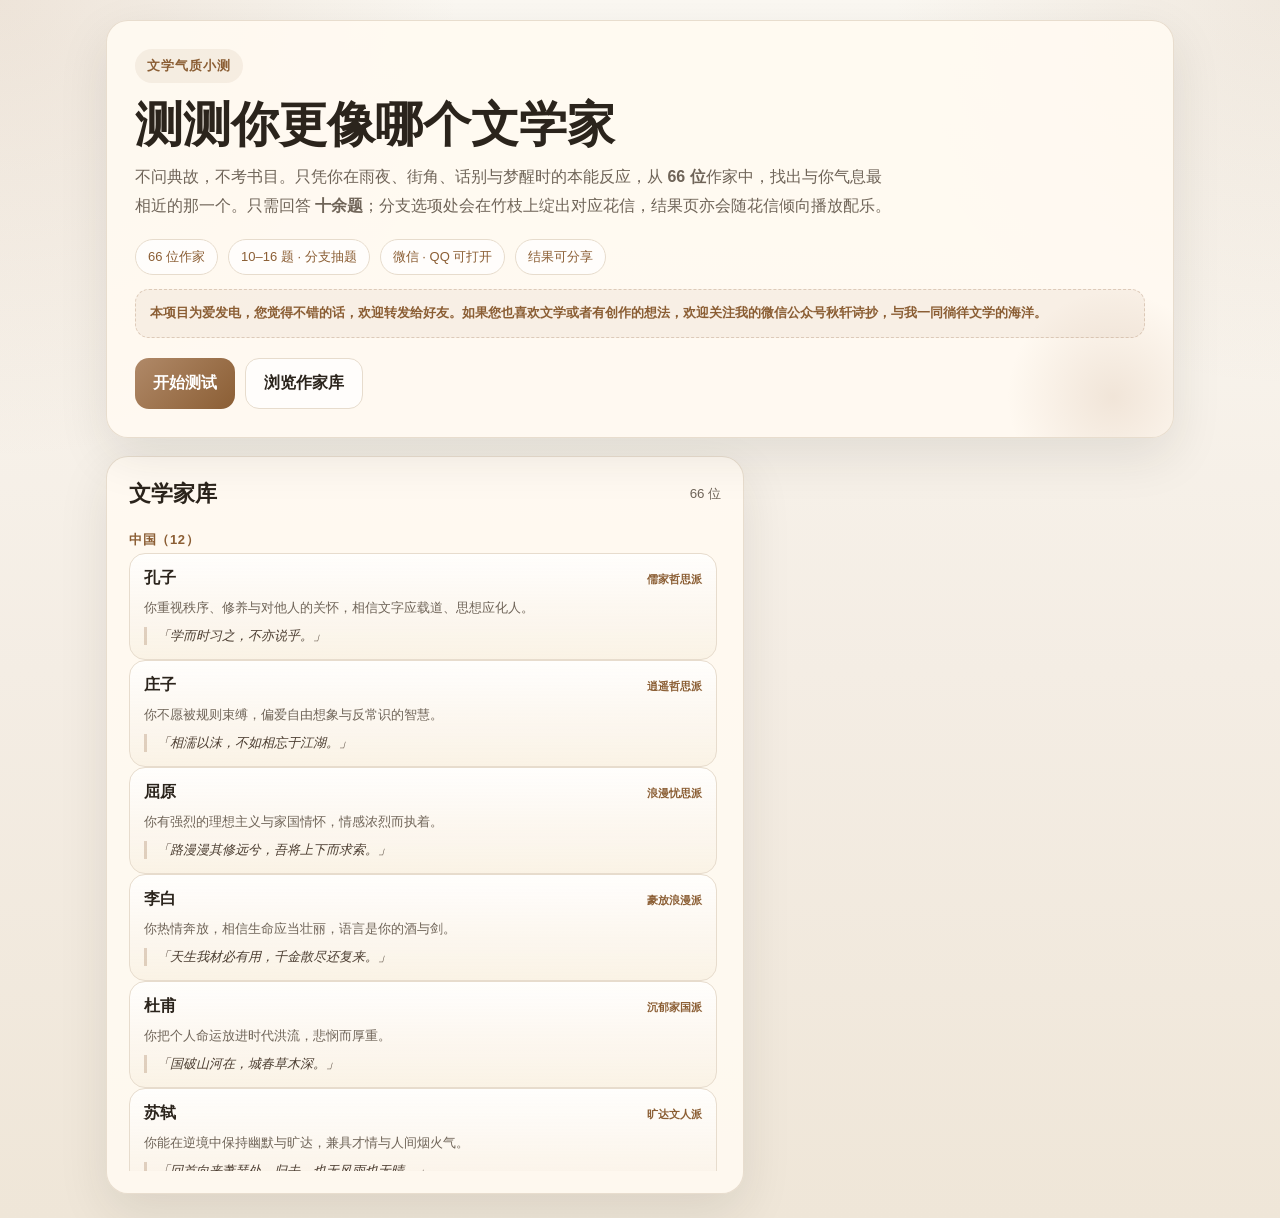
<file: literary_personality_test_full.html>
<!DOCTYPE html>
<html lang="zh-CN">
<head>
  <meta charset="UTF-8" />
  <meta name="viewport" content="width=device-width, initial-scale=1.0, maximum-scale=1.0, user-scalable=no, viewport-fit=cover" />
  <meta name="format-detection" content="telephone=no, email=no, address=no" />
  <meta name="apple-mobile-web-app-capable" content="yes" />
  <meta name="apple-mobile-web-app-status-bar-style" content="default" />
  <meta name="x5-orientation" content="portrait" />
  <meta name="x5-fullscreen" content="true" />
  <meta name="x5-page-mode" content="app" />
  <meta name="description" content="文学气质小测，10–16题分支情境题，从66位作家中找出你最像的那一位。" />
  <meta property="og:title" content="测测你更像哪个文学家" />
  <meta property="og:description" content="十余题情境小测，竹枝花信与分支抽题，匹配你的文学气质。" />
  <meta property="og:type" content="website" />
  <title>测测你更像哪个文学家</title>
  <style>
    :root {
      --bg: #f6f1e8; --card: #fffaf1; --ink: #2b241c; --muted: #6f6458;
      --line: #e7dccd; --accent: #8b5e34; --accent2: #b08968; --good: #2f6f4e;
      --bamboo: #789262; --bamboo-light: #9db88a; --bamboo-dark: #5a7348;
      --shadow: 0 18px 50px rgba(43,36,28,.10); --radius: 22px;
    }
    * { box-sizing: border-box; -webkit-tap-highlight-color: transparent; }
    html { -webkit-text-size-adjust: 100%; }
    body {
      margin: 0; color: var(--ink);
      font-family: -apple-system, BlinkMacSystemFont, "Segoe UI", "PingFang SC", "Hiragino Sans GB", "Microsoft YaHei", sans-serif;
      background: radial-gradient(circle at top left, rgba(176,137,104,.18), transparent 26%),
        radial-gradient(circle at top right, rgba(139,94,52,.10), transparent 22%),
        linear-gradient(180deg, #fbf8f2, #f4ede4 55%, #efe6d8);
      min-height: 100vh;
      padding-bottom: env(safe-area-inset-bottom, 0);
      overflow-x: hidden;
    }
    .wrap { max-width: 1100px; margin: 0 auto; padding: 20px 16px calc(24px + env(safe-area-inset-bottom, 0)); }
    .hero, .card {
      background: rgba(255,250,241,.92); border: 1px solid rgba(231,220,205,.95);
      border-radius: var(--radius); box-shadow: var(--shadow);
    }
    .hero { padding: 28px; position: relative; overflow: hidden; }
    .hero::after {
      content: ""; position: absolute; inset: auto -50px -70px auto; width: 220px; height: 220px;
      border-radius: 50%; background: radial-gradient(circle, rgba(176,137,104,.18), transparent 68%); pointer-events: none;
    }
    .eyebrow {
      display: inline-flex; padding: 8px 12px; border-radius: 999px;
      background: rgba(139,94,52,.08); color: var(--accent); font-size: 13px;
      letter-spacing: .08em; font-weight: 700;
    }
    h1 { margin: 16px 0 10px; font-size: clamp(28px, 4vw, 48px); line-height: 1.1; }
    .intro { margin: 0; max-width: 760px; color: var(--muted); font-size: 16px; line-height: 1.85; }
    .meta { display: flex; flex-wrap: wrap; gap: 10px; margin-top: 18px; }
    .tag { padding: 8px 12px; border-radius: 999px; border: 1px solid var(--line); background: rgba(255,255,255,.72); color: var(--accent); font-size: 13px; }
    .grid { display: grid; grid-template-columns: 1.55fr 1fr; gap: 18px; margin-top: 18px; }
    .panel { padding: 22px; }
    .section-title { display: flex; align-items: center; justify-content: space-between; gap: 12px; margin-bottom: 14px; scroll-margin-top: 12px; }
    .section-title h2 { margin: 0; font-size: 22px; }
    .section-title small { color: var(--muted); }
    .progress-bar { display: none; }
    .bamboo-progress { position: relative; margin: 12px 0 8px; padding: 32px 14px 6px; }
    .bamboo-track {
      position: relative; height: 40px; border-radius: 20px;
      background: linear-gradient(180deg, #ebe4d4 0%, #d9cfb8 38%, #e8e0ce 62%, #ebe4d4 100%);
      border: 2px solid #c8bc9e;
      box-shadow: inset 0 3px 8px rgba(43,36,28,.10), 0 2px 0 rgba(255,255,255,.45);
      overflow: visible;
    }
    .bamboo-fill {
      position: absolute; left: 0; top: 0; height: 100%; width: 0%; border-radius: inherit;
      background:
        repeating-linear-gradient(90deg, rgba(255,255,255,.12) 0 2px, transparent 2px 18px),
        linear-gradient(180deg, var(--bamboo-light) 0%, var(--bamboo) 42%, var(--bamboo-dark) 100%);
      box-shadow: inset 0 2px 0 rgba(255,255,255,.28);
      transition: width .45s ease; z-index: 1;
    }
    .bamboo-flower {
      position: absolute; top: 50%; margin-left: -24px; width: 48px; z-index: 3;
      pointer-events: none; transform: translateY(-50%) scale(0); opacity: 0;
      transition: transform .5s cubic-bezier(.34,1.56,.64,1), opacity .35s ease;
    }
    .bamboo-flower.bloom { transform: translateY(-50%) scale(1); opacity: 1; }
    .flower-label {
      position: absolute; left: 50%; bottom: calc(100% + 14px); transform: translateX(-50%);
      font-size: 11px; font-weight: 700; color: var(--bamboo-dark); white-space: nowrap;
    }
    .flower-icon svg { width: 44px; height: 44px; filter: drop-shadow(0 2px 4px rgba(43,36,28,.18)); }
    .result-flower-theme {
      display: flex; align-items: center; gap: 12px; margin: 12px 0 4px; padding: 12px 14px;
      border-radius: 16px; background: rgba(255,255,255,.65); border: 1px solid var(--line);
    }
    .result-flower-theme .theme-flower svg { width: 40px; height: 40px; }
    .result-flower-theme p { margin: 0; font-size: 14px; color: var(--muted); line-height: 1.6; }
    .result-flower-theme strong { color: var(--accent); font-size: 15px; }
    .mute-btn {
      position: fixed; top: calc(12px + env(safe-area-inset-top, 0)); right: 14px; z-index: 200;
      display: none; align-items: center; gap: 6px;
      padding: 10px 14px; border-radius: 999px; border: 1px solid var(--line);
      background: rgba(255,250,241,.94); color: var(--ink); font-size: 14px; font-weight: 700;
      cursor: pointer; box-shadow: var(--shadow); backdrop-filter: blur(6px);
      -webkit-backdrop-filter: blur(6px); touch-action: manipulation;
    }
    .mute-btn.show { display: inline-flex; }
    .mute-btn .icon { font-size: 16px; line-height: 1; }
    .q-count { margin-top: 8px; color: var(--bamboo-dark); font-size: 15px; font-weight: 700; letter-spacing: .06em; }
    .question { font-size: 23px; line-height: 1.4; margin: 8px 0 18px; font-weight: 700; }
    .type-pill { display: inline-block; margin-bottom: 8px; padding: 6px 10px; border-radius: 999px; background: rgba(47,111,78,.10); color: var(--good); font-size: 12px; font-weight: 700; }
    .options { display: grid; gap: 10px; }
    .opt {
      width: 100%; text-align: left; padding: 16px 18px; border-radius: 16px;
      border: 1px solid var(--line); background: #fff; cursor: pointer; line-height: 1.65; font-size: 16px;
      transition: border-color .15s, background .15s; touch-action: manipulation;
      -webkit-user-select: none; user-select: none;
    }
    .opt:active { background: rgba(139,94,52,.08); }
    .opt.active { border-color: var(--accent); background: rgba(139,94,52,.06); }
    .controls { display: flex; gap: 10px; flex-wrap: wrap; margin-top: 16px; }
    .btn {
      border: 0; border-radius: 14px; padding: 14px 18px; cursor: pointer; font-weight: 700; font-size: 16px;
      transition: opacity .15s; touch-action: manipulation; min-height: 48px;
      -webkit-tap-highlight-color: transparent;
    }
    .btn:focus { outline: none; }
    .btn.primary { background: linear-gradient(135deg, var(--accent2), var(--accent)); color: #fff; }
    .btn.ghost { background: rgba(255,255,255,.75); color: var(--ink); border: 1px solid var(--line); }
    .btn:disabled { opacity: .5; cursor: not-allowed; transform: none; }
    .mini { color: var(--muted); font-size: 13px; line-height: 1.7; }
    .library { display: grid; gap: 12px; max-height: 72vh; overflow: auto; padding-right: 4px; }
    .region-title { font-size: 13px; font-weight: 700; color: var(--accent); margin: 8px 0 4px; letter-spacing: .05em; }
    .writer { padding: 14px; border-radius: 16px; border: 1px solid var(--line); background: linear-gradient(180deg, rgba(255,255,255,.82), rgba(250,242,229,.95)); }
    .writer-top { display: flex; justify-content: space-between; gap: 8px; align-items: baseline; }
    .writer h3 { margin: 0; font-size: 16px; }
    .writer .kind { color: var(--accent); font-size: 11px; font-weight: 700; white-space: nowrap; }
    .writer p { margin: 8px 0 0; color: var(--muted); line-height: 1.7; font-size: 13px; }
    .writer .quote { margin-top: 8px; padding-left: 10px; border-left: 3px solid rgba(139,94,52,.25); font-style: italic; color: #4b3d31; font-size: 13px; }
    .result { display: none; margin-top: 18px; padding: 24px; border-radius: 24px; background: linear-gradient(180deg, #fffaf1, #f8efe2); border: 1px solid rgba(231,220,205,.95); box-shadow: var(--shadow); }
    .result.show { display: block; }
    .result-grid { display: grid; grid-template-columns: 1fr 1fr; gap: 18px; }
    .result-title-row {
      display: flex; align-items: center; justify-content: flex-start; gap: 12px;
      margin: 0 0 8px;
    }
    .result-title-row h2 { margin: 0; font-size: 30px; flex: 1; min-width: 0; line-height: 1.25; }
    .result-avatar {
      flex-shrink: 0; width: 132px; margin-left: auto;
    }
    .result-avatar img {
      width: 100%; height: auto; max-height: 148px; display: block; object-fit: contain;
      filter: drop-shadow(0 3px 10px rgba(43,36,28,.14)); border-radius: 10px;
    }
    .result-avatar svg { width: 100%; height: 100%; display: block; filter: drop-shadow(0 3px 8px rgba(43,36,28,.12)); }
    .result h2 { margin: 0 0 8px; font-size: 30px; }
    .lead { color: var(--muted); line-height: 1.8; margin: 0 0 18px; }
    .result-box { border-radius: 18px; background: rgba(255,255,255,.72); border: 1px solid var(--line); padding: 16px; margin-bottom: 12px; }
    .result-box h3 { margin: 0 0 8px; font-size: 16px; }
    .result-box p { margin: 0; color: var(--muted); line-height: 1.8; }
    .top5 { display: grid; gap: 10px; }
    .top5-item { display: grid; grid-template-columns: 36px 1fr 52px; gap: 10px; align-items: center; }
    .top5-rank { width: 36px; height: 36px; border-radius: 50%; display: grid; place-items: center; font-weight: 700; font-size: 14px; background: rgba(139,94,52,.12); color: var(--accent); }
    .top5-rank.gold { background: linear-gradient(135deg, #d4a574, var(--accent)); color: #fff; }
    .top5-name { font-weight: 700; font-size: 15px; }
    .top5-meta { font-size: 12px; color: var(--muted); }
    .meter { height: 8px; border-radius: 999px; background: #efe4d4; overflow: hidden; margin-top: 4px; }
    .meter > i { display: block; height: 100%; border-radius: inherit; background: linear-gradient(90deg, var(--accent2), var(--accent)); }
    .match-bar-chart { display: grid; gap: 12px; }
    .match-bar-row { display: grid; grid-template-columns: 28px minmax(56px, 80px) 1fr 44px; gap: 8px; align-items: center; font-size: 14px; }
    .match-bar-rank { width: 28px; height: 28px; border-radius: 50%; display: grid; place-items: center; font-weight: 700; font-size: 12px; background: rgba(139,94,52,.12); color: var(--accent); }
    .match-bar-rank.gold { background: linear-gradient(135deg, #d4a574, var(--accent)); color: #fff; }
    .match-bar-name { font-weight: 700; overflow: hidden; text-overflow: ellipsis; white-space: nowrap; }
    .match-bar-track { height: 10px; border-radius: 99px; background: #efe4d4; overflow: hidden; }
    .match-bar-track > i { display: block; height: 100%; background: linear-gradient(90deg, var(--accent2), var(--accent)); border-radius: inherit; }
    .match-bar-pct { font-weight: 700; color: var(--accent); text-align: right; font-size: 13px; }
    .prob-hotcold { display: grid; grid-template-columns: 1fr 1fr; gap: 12px; }
    .prob-hotcold h4 { margin: 0 0 8px; font-size: 14px; color: var(--accent); }
    .prob-hotcold ol { margin: 0; padding-left: 18px; font-size: 13px; line-height: 1.9; color: var(--muted); }
    .prob-hotcold .prob-val { color: var(--accent); font-weight: 600; }
    .prob-hotcold .muted { list-style: none; padding: 0; }
    .radar-wrap { display: flex; justify-content: center; padding: 8px 0; }
    .radar-wrap svg { max-width: 100%; height: auto; }
    .personality-tags { display: flex; flex-wrap: wrap; gap: 8px; margin-top: 8px; }
    .personality-tags span { padding: 6px 10px; border-radius: 999px; background: rgba(47,111,78,.10); color: var(--good); font-size: 12px; font-weight: 700; }
    .quote-card { padding: 16px; border-radius: 16px; background: rgba(139,94,52,.06); border: 1px solid rgba(139,94,52,.15); }
    .quote-card blockquote { margin: 0; font-size: 18px; line-height: 1.7; color: #4b3d31; font-style: italic; }
    .quote-card cite { display: block; margin-top: 10px; color: var(--muted); font-size: 14px; font-style: normal; }
    .top5-quotes { display: grid; gap: 10px; }
    .top5-quote-item { padding: 10px 12px; border-radius: 12px; background: rgba(255,255,255,.6); border: 1px solid var(--line); font-size: 13px; line-height: 1.7; color: var(--muted); }
    .top5-quote-item strong { color: var(--ink); font-size: 14px; }
    .share { width: 100%; min-height: 100px; resize: none; border: 1px solid var(--line); border-radius: 16px; padding: 14px; background: rgba(255,255,255,.86); line-height: 1.7; font-size: 16px; }
    .share-tip { margin-top: 8px; font-size: 13px; color: var(--accent); line-height: 1.6; }
    .share-card-actions { display: flex; flex-wrap: wrap; gap: 10px; margin-top: 10px; }
    .share-card-preview {
      display: none; width: 100%; max-width: 320px; margin: 12px auto 0;
      border-radius: 14px; border: 1px solid var(--line); box-shadow: var(--shadow);
      -webkit-touch-callout: default;
      pointer-events: auto;
    }
    .share-card-preview.show { display: block; }
    .share-card-modal {
      position: fixed; inset: 0; z-index: 10000; background: rgba(43,36,28,.72);
      display: flex; align-items: center; justify-content: center; padding: 16px;
      backdrop-filter: blur(4px); -webkit-backdrop-filter: blur(4px);
    }
    .share-card-modal.hidden { display: none !important; }
    .share-card-modal-inner {
      width: min(92vw, 360px); max-height: 90vh; overflow: auto;
      background: var(--card); border-radius: 18px; padding: 14px;
      box-shadow: var(--shadow);
    }
    .share-card-modal-tip {
      margin: 0 0 10px; text-align: center; font-size: 14px; color: var(--accent); line-height: 1.6;
    }
    .share-card-modal-img {
      display: block; width: 100%; border-radius: 12px; border: 1px solid var(--line);
      -webkit-touch-callout: default;
      pointer-events: auto;
    }
    .share-card-modal-close {
      display: block; width: 100%; margin-top: 12px;
    }
    .toast {
      position: fixed; left: 50%; bottom: calc(72px + env(safe-area-inset-bottom, 0));
      transform: translateX(-50%) translateY(20px); opacity: 0; pointer-events: none;
      background: rgba(43,36,28,.88); color: #fff; padding: 12px 20px; border-radius: 999px;
      font-size: 14px; z-index: 9999; transition: opacity .25s, transform .25s;
    }
    .toast.show { opacity: 1; transform: translateX(-50%) translateY(0); }
    .mobile-bar {
      display: none; position: fixed; left: 0; right: 0; bottom: 0; z-index: 100;
      padding: 10px 16px calc(10px + env(safe-area-inset-bottom, 0));
      background: rgba(255,250,241,.96); border-top: 1px solid var(--line);
      backdrop-filter: blur(8px); -webkit-backdrop-filter: blur(8px);
      gap: 10px;
    }
    .mobile-bar .btn { flex: 1; }
    #testArea { scroll-margin-top: 8px; }
    .view-test .mobile-bar { display: flex; }
    .view-test .test-area .controls { display: none; }
    .publish-tip {
      margin-top: 14px; padding: 12px 14px; border-radius: 14px;
      background: rgba(139,94,52,.06); border: 1px dashed rgba(139,94,52,.25);
      font-size: 13px; color: var(--muted); line-height: 1.75;
    }
    .publish-tip strong { color: var(--accent); }
    .hidden { display: none !important; }
    .view-welcome .test-area { display: none; }
    .view-test .hero { display: none; }
    .view-test .welcome-cta { display: none; }
    .view-test .library-aside { display: none; }
    .view-test .grid { grid-template-columns: 1fr; margin-top: 0; }
    .view-test .wrap { padding-top: 12px; }
    .view-result .test-area { display: none; }
    .view-result .library-aside { display: none; }
    .view-result .grid { display: none; }
    @media (max-width: 900px) {
      .grid, .result-grid { grid-template-columns: 1fr; }
      .hero, .panel, .result { padding: 18px; }
      .question { font-size: 20px; }
      .library-aside { display: block; }
      .view-welcome .library-aside { margin-top: 0; }
      .view-test { padding-bottom: 72px; }
      .view-test .panel { padding: 16px; }
      .view-test .question { font-size: 19px; margin: 6px 0 14px; }
      .wrap { padding: 16px 14px calc(16px + env(safe-area-inset-bottom, 0)); }
    }
    @media (min-width: 901px) {
      .view-test .test-area { max-width: 720px; margin: 0 auto; }
      .view-result .result { max-width: 1100px; margin: 0 auto; }
      .opt:hover { transform: translateY(-1px); border-color: rgba(139,94,52,.35); box-shadow: 0 10px 24px rgba(43,36,28,.08); }
      .btn:hover { transform: translateY(-1px); }
    }
  </style>
</head>
<body class="view-welcome">
  <div class="wrap">
    <section class="hero">
      <span class="eyebrow">文学气质小测</span>
      <h1>测测你更像哪个文学家</h1>
      <p class="intro">不问典故，不考书目。只凭你在雨夜、街角、话别与梦醒时的本能反应，从 <strong>66 位</strong>作家中，找出与你气息最相近的那一个。只需回答 <strong>十余题</strong>；分支选项处会在竹枝上绽出对应花信，结果页亦会随花信倾向播放配乐。</p>
      <div class="meta">
        <span class="tag">66 位作家</span>
        <span class="tag">10–16 题 · 分支抽题</span>
        <span class="tag">微信 · QQ 可打开</span>
        <span class="tag">结果可分享</span>
      </div>
      <div class="publish-tip">
        <strong>本项目为爱发电，您觉得不错的话，欢迎转发给好友。如果您也喜欢文学或者有创作的想法，欢迎关注我的微信公众号秋轩诗抄，与我一同徜徉文学的海洋。</strong>
      </div>
      <div class="controls welcome-cta" style="margin-top:20px">
        <button class="btn primary" id="startBtn">开始测试</button>
        <button class="btn ghost" id="browseBtn">浏览作家库</button>
      </div>
    </section>

    <div class="grid">
      <section class="card panel test-area" id="testArea">
        <div class="section-title" id="questionAnchor">
          <h2>测试问题</h2>
          <small id="qTotalLabel">10–16 题 · 单选</small>
        </div>
        <div class="bamboo-progress" aria-hidden="false">
          <div class="bamboo-track" id="bambooTrack">
            <div class="bamboo-fill" id="progressFill"></div>
          </div>
        </div>
        <div class="q-count" id="qCount">第 1 题</div>
        <div class="type-pill" id="typePill">文学气质</div>
        <div class="question" id="questionText"></div>
        <div class="options" id="optionsBox"></div>
        <div class="controls">
          <button class="btn ghost" id="prevBtn">上一题</button>
          <button class="btn ghost" id="resetBtn">重置</button>
          <button class="btn primary" id="nextBtn">下一题</button>
        </div>
        <p class="mini" id="hintText">每道题选择最接近你的答案。</p>
      </section>

      <aside class="card panel library-aside">
        <div class="section-title">
          <h2>文学家库</h2>
          <small id="libCount">66 位</small>
        </div>
        <div class="library" id="libraryBox"></div>
      </aside>
    </div>

    <section class="result" id="resultBox">
      <div class="result-grid">
        <div>
          <span class="eyebrow">文学人格结果</span>
          <div class="result-flower-theme" id="resultFlowerTheme">
            <div class="theme-flower" id="resultFlowerIcon"></div>
            <p id="resultFlowerDesc"></p>
          </div>
          <div class="result-title-row">
            <h2 id="resultTitle"></h2>
            <div class="result-avatar" id="resultAvatar" aria-hidden="true" title="气质小人"></div>
          </div>
          <p class="lead" id="resultIntro"></p>
          <div class="personality-tags" id="personalityTags"></div>
          <div class="result-box" style="margin-top:14px">
            <h3>判语</h3>
            <p id="resultOneLiner"></p>
          </div>
          <div class="result-box">
            <h3>几分缘由</h3>
            <p id="resultWhy"></p>
          </div>
          <div class="result-box quote-card">
            <h3 style="margin-bottom:12px">文学家名言</h3>
            <blockquote id="resultQuote"></blockquote>
            <cite id="resultQuoteAuthor"></cite>
          </div>
          <div class="result-box">
            <h3>Top 5 名言摘记</h3>
            <div id="top5Quotes" class="top5-quotes"></div>
          </div>
        </div>
        <div>
          <div class="result-box">
            <h3>文学气质雷达图</h3>
            <div class="radar-wrap"><svg id="radarChart" width="320" height="320" viewBox="0 0 320 320"></svg></div>
            <p class="mini" style="text-align:center;margin-top:4px">实线：你的画像 · 虚线：最佳匹配作家</p>
          </div>
          <div class="result-box">
            <h3>概率热门 / 冷门人格</h3>
            <p class="mini" style="margin-bottom:10px">基于八千次随机作答模拟，估计最易/最难匹配的人格。</p>
            <div class="prob-hotcold">
              <div><h4>热门 TOP 3</h4><ol id="probHotList"></ol></div>
              <div><h4>冷门 TOP 3</h4><ol id="probColdList"></ol></div>
            </div>
          </div>
          <div class="result-box">
            <h3>Top 5 匹配</h3>
            <div class="top5" id="top5List"></div>
          </div>
          <div class="result-box">
            <h3>分享文案</h3>
            <textarea class="share" id="shareText" readonly></textarea>
            <p class="share-tip" id="shareTip">微信内建议长按上方文案全选复制；或点「复制」按钮。</p>
            <h3 style="margin-top:16px">分享结果卡</h3>
            <p class="mini">生成含文学家匹配、气质小人、花信意象与判语的长图，可保存或转发给好友。</p>
            <div class="share-card-actions">
              <button class="btn primary" type="button" id="saveShareCardBtn">保存结果卡</button>
              <button class="btn ghost" type="button" id="shareImageBtn">分享图片</button>
              <button class="btn ghost" type="button" id="previewShareCardBtn">预览结果卡</button>
            </div>
            <img class="share-card-preview" id="shareCardPreview" alt="文学气质结果分享卡预览">
          </div>
          <div class="controls">
            <button class="btn primary" id="againBtn">再测一次</button>
            <button class="btn ghost" id="copyBtn">复制分享文案</button>
            <button class="btn ghost" id="showLibBtn">查看作家库</button>
          </div>
        </div>
      </div>
    </section>
  </div>
  <div class="mobile-bar" id="mobileBar">
    <button class="btn ghost" id="mobilePrevBtn">上一题</button>
    <button class="btn primary" id="mobileNextBtn">下一题</button>
  </div>
  <button type="button" class="mute-btn" id="muteBtn" aria-label="静音">
    <span class="icon" id="muteIcon">🔊</span><span id="muteLabel">静音</span>
  </button>
  <div class="toast" id="toast"></div>
  <div class="share-card-modal hidden" id="shareCardModal" role="dialog" aria-modal="true" aria-label="结果卡预览">
    <div class="share-card-modal-inner">
      <p class="share-card-modal-tip">长按图片保存到相册，或截图分享</p>
      <img class="share-card-modal-img" id="shareCardModalImg" alt="文学气质结果分享卡">
      <button type="button" class="btn ghost share-card-modal-close" id="shareCardModalClose">关闭</button>
    </div>
  </div>
  <script>
const WRITERS = [
{id:'kongzi',name:'孔子',region:'中国',kind:'儒家哲思派',traits:[6,4,9,2,10,2],quote:'「学而时习之，不亦说乎。」',intro:'你重视秩序、修养与对他人的关怀，相信文字应载道、思想应化人。',one:'你像一位温和的师者，在秩序与仁心中寻找永恒。'},
{id:'zhuangzi',name:'庄子',region:'中国',kind:'逍遥哲思派',traits:[3,8,10,5,5,7],quote:'「相濡以沫，不如相忘于江湖。」',intro:'你不愿被规则束缚，偏爱自由想象与反常识的智慧。',one:'你像一阵穿林的风，轻盈、跳脱、难以定义。'},
{id:'quyuan',name:'屈原',region:'中国',kind:'浪漫忧思派',traits:[7,10,7,4,8,5],quote:'「路漫漫其修远兮，吾将上下而求索。」',intro:'你有强烈的理想主义与家国情怀，情感浓烈而执着。',one:'你像一首悲怆的长歌，炽热、忠贞、不肯妥协。'},
{id:'libai',name:'李白',region:'中国',kind:'豪放浪漫派',traits:[3,10,6,3,5,6],quote:'「天生我材必有用，千金散尽还复来。」',intro:'你热情奔放，相信生命应当壮丽，语言是你的酒与剑。',one:'你像明月与长风，洒脱、明亮、不拘一格。'},
{id:'dufu',name:'杜甫',region:'中国',kind:'沉郁家国派',traits:[7,9,5,4,10,3],quote:'「国破山河在，城春草木深。」',intro:'你把个人命运放进时代洪流，悲悯而厚重。',one:'你像一首慢慢展开的长诗，沉稳、厚重、悲悯。'},
{id:'sushi',name:'苏轼',region:'中国',kind:'旷达文人派',traits:[5,9,7,3,7,5],quote:'「回首向来萧瑟处，归去，也无风雨也无晴。」',intro:'你能在逆境中保持幽默与旷达，兼具才情与人间烟火气。',one:'你像一场雨后的彩虹，通透、温润、有余味。'},
{id:'caoxueqin',name:'曹雪芹',region:'中国',kind:'世情洞察派',traits:[6,8,6,5,9,4],quote:'「满纸荒唐言，一把辛酸泪。」',intro:'你善于写尽人情冷暖与命运无常，细腻而苍凉。',one:'你像一面照见众生的镜子，华美与悲凉并存。'},
{id:'luxun',name:'鲁迅',region:'中国',kind:'锋利现实派',traits:[10,4,7,5,8,6],quote:'「希望是本无所谓有，无所谓无的。」',intro:'你对世界有敏锐痛感，善于用犀利语言照亮矛盾。',one:'你像一把冷静的手术刀，直接切开情绪与现实。'},
{id:'shencongwen',name:'沈从文',region:'中国',kind:'田园抒情派',traits:[3,8,4,4,8,3],quote:'「凡事都靠一个缘字。」',intro:'你从朴素日常中感受秩序与美，温柔而宁静。',one:'你像一条安静的河，温润、平和、缓缓流动。'},
{id:'laoshe',name:'老舍',region:'中国',kind:'京味写实派',traits:[7,5,4,5,9,3],quote:'「人是最美的风景。」',intro:'你关注市井与普通人的尊严，幽默里藏着辛酸。',one:'你像胡同里的灯火，亲切、幽默、有烟火气。'},
{id:'zhangailing',name:'张爱玲',region:'中国',kind:'精致疏离派',traits:[7,7,5,8,5,6],quote:'「生命是一袭华美的袍，爬满了蚤子。」',intro:'你善于在细节里看见人性，习惯保留距离与分寸。',one:'你有漂亮的分寸感，也有看穿繁华的清醒。'},
{id:'yuhua',name:'余华',region:'中国',kind:'冷幽默生存派',traits:[8,5,4,6,7,4],quote:'「人是为了活着本身而活着。」',intro:'你能在荒诞与困难里保持韧性，用幽默消化沉重。',one:'你像一块被生活磨圆的石头，沉默，但不轻易碎裂。'},
{id:'murasaki',name:'紫式部',region:'日本',kind:'细腻物语派',traits:[5,9,4,6,7,5],quote:'「逢えずして恋しき人を待つほどに。」',intro:'你极擅写微妙情感与阶层光影，文字含蓄而绵长。',one:'你像一层和纸后的光影，幽微、雅致、欲说还休。'},
{id:'natsume',name:'夏目漱石',region:'日本',kind:'近代自省派',traits:[7,6,8,6,7,5],quote:'「智に働けば角が立つ。」',intro:'你在传统与现代之间徘徊，文风克制而思辨。',one:'你像一座安静的庭园，理性与感伤彼此映照。'},
{id:'kawabata',name:'川端康成',region:'日本',kind:'物哀美学派',traits:[4,9,5,7,6,5],quote:'「美在于发现者眼中。」',intro:'你对瞬间之美极度敏感，偏爱洁净、哀婉与寂静。',one:'你像雪国的炉火，安静、透明、略带寒意。'},
{id:'mishima',name:'三岛由纪夫',region:'日本',kind:'唯美激烈派',traits:[6,9,7,5,4,8],quote:'「不被人理解，反而成为我的骄傲。」',intro:'你追求形式之美与精神强度，矛盾而绚烂。',one:'你像一把淬火的刀，华丽、危险、不肯平庸。'},
{id:'oe',name:'大江健三郎',region:'日本',kind:'人道反核派',traits:[8,6,7,5,9,6],quote:'「人間は自分の言葉で世界をつくる。」',intro:'你关心弱者与历史创伤，文学是伦理与救赎的场域。',one:'你像一道不肯愈合的伤口，严肃、担当、向光而行。'},
{id:'murakami',name:'村上春树',region:'日本',kind:'都市孤独派',traits:[5,7,4,9,5,6],quote:'「闭上眼睛，世界就会变得不一样。」',intro:'你习惯在日常与梦境间穿行，孤独是你的节奏。',one:'你像一段低声播放的音乐，安静、流动、带点疏离。'},
{id:'shakespeare',name:'莎士比亚',region:'英美',kind:'戏剧全景派',traits:[7,9,6,4,8,7],quote:'「To be, or not to be, that is the question.」',intro:'你洞察人性全部光谱，悲剧与喜剧皆在手心。',one:'你像一座剧场，悲欢并置，万象俱备。'},
{id:'austen',name:'简·奥斯汀',region:'英美',kind:'世情讽刺派',traits:[6,7,4,6,7,4],quote:'「A lady\'s imagination is very rapid.」',intro:'你精于社交细节与婚姻伦理，幽默而克制。',one:'你像一场精致的下午茶，机智、含蓄、刀锋在笑里。'},
{id:'dickens',name:'狄更斯',region:'英美',kind:'社会温情派',traits:[8,6,4,5,10,4],quote:'「It was the best of times, it was the worst of times.」',intro:'你关注底层命运，宏大叙事里总有温情与正义。',one:'你像伦敦的雾与灯，阴暗处仍有人性的光。'},
{id:'woolf',name:'弗吉尼亚·伍尔夫',region:'英美',kind:'意识流派',traits:[5,8,7,7,6,8],quote:'「生命不是一条直线，而是一团波光。」',intro:'你对瞬间感受极敏锐，擅长写意识与时间的流动。',one:'你像一面会呼吸的镜子，映照内心的细波。'},
{id:'orwell',name:'乔治·奥威尔',region:'英美',kind:'政治寓言派',traits:[10,3,7,5,8,7],quote:'「Big Brother is watching you.」',intro:'你警惕权力与语言操控，文学是清醒与抵抗。',one:'你像一支永不熄灭的警报，冷静、锋利、不肯沉默。'},
{id:'poe',name:'爱伦·坡',region:'英美',kind:'哥特悬疑派',traits:[6,8,6,8,4,9],quote:'「All that we see or seem is but a dream within a dream.」',intro:'你迷恋黑暗、梦境与心理边缘，形式紧凑而诡异。',one:'你像一座午夜钟楼，神秘、阴郁、令人着迷。'},
{id:'whitman',name:'惠特曼',region:'英美',kind:'自由颂歌派',traits:[5,10,6,3,8,7],quote:'「I contain multitudes.」',intro:'你拥抱多元与身体性，诗歌是开放的生命宣言。',one:'你像原野上的风，辽阔、热烈、拒绝被框住。'},
{id:'hemingway',name:'海明威',region:'英美',kind:'硬汉极简派',traits:[7,5,4,6,6,5],quote:'「人可以被毁灭，但不能被打败。」',intro:'你相信简洁有力的句子，在沉默里承受命运。',one:'你像一块被海浪打磨的礁石，坚硬、沉默、有力量。'},
{id:'fitzgerald',name:'菲茨杰拉德',region:'英美',kind:'爵士幻灭派',traits:[6,9,5,8,5,6],quote:'「于是我们奋力向前划，逆流而上。」',intro:'你写繁华与幻灭，浪漫里藏着时代的裂痕。',one:'你像盖茨比的绿灯，璀璨、遥远、带着哀愁。'},
{id:'faulkner',name:'福克纳',region:'英美',kind:'南方史诗派',traits:[7,8,7,5,8,9],quote:'「The past is never dead. It isn\'t even past.」',intro:'你构建复杂时间与家族史诗，密度极高。',one:'你像一片浓密的南方森林，缠绕、深沉、难以读完。'},
{id:'salinger',name:'塞林格',region:'英美',kind:'青春疏离派',traits:[6,6,5,9,5,6],quote:'「I am sick of not saying what I mean.」',intro:'你写青春期的敏感、叛逆与对真诚的渴望。',one:'你像麦田里的守望者，倔强、孤独、不肯长大。'},
{id:'vonnegut',name:'冯内古特',region:'英美',kind:'黑色幽默派',traits:[8,4,7,5,7,8],quote:'「So it goes.」',intro:'你用荒诞与幽默面对战争与虚无，温柔而反讽。',one:'你像一颗歪斜的星星，好笑、悲凉、却很有人味。'},
{id:'morrison',name:'托妮·莫里森',region:'英美',kind:'黑人史诗派',traits:[8,9,6,5,10,7],quote:'「Freeing yourself was one thing; claiming ownership of that freed self was another.」',intro:'你书写记忆、种族与女性创伤，语言充满诗性与力量。',one:'你像一首从泥土里长出的歌，沉痛、庄严、不可磨灭。'},
{id:'mccarthy',name:'科马克·麦卡锡',region:'英美',kind:'末世冷峻派',traits:[8,6,5,7,6,7],quote:'「You never know what worse luck your bad luck has saved you from.」',intro:'你文风冷硬，在荒原与暴力中追问人性底线。',one:'你像荒原上的余烬，冷冽、稀疏、却灼人。'},
{id:'rousseau',name:'卢梭',region:'法国',kind:'启蒙情感派',traits:[7,8,8,4,8,5],quote:'「人生而自由，却无往不在枷锁之中。」',intro:'你相信自然与真诚，对文明有深情也有怀疑。',one:'你像林间的回声，热烈、敏感、追问本真。'},
{id:'balzac',name:'巴尔扎克',region:'法国',kind:'现实主义派',traits:[8,6,5,6,8,4],quote:'「人间喜剧」',intro:'你把社会写成巨大的舞台，人物与金钱交织。',one:'你像一座城市的档案室，庞杂、真实、毫不留情。'},
{id:'hugo',name:'雨果',region:'法国',kind:'浪漫人道派',traits:[7,10,6,4,10,5],quote:'「比海洋更宽阔的是人的胸怀。」',intro:'你兼具史诗气概与人道关怀，为弱者发声。',one:'你像一座大教堂，宏伟、悲悯、向光敞开。'},
{id:'baudelaire',name:'波德莱尔',region:'法国',kind:'都市象征派',traits:[6,9,7,8,4,8],quote:'「你永远不知道，在街角会遇见怎样的命运。」',intro:'你在现代都市中寻找美与堕落，诗风浓艳而颓废。',one:'你像霓虹下的影子，艳丽、破碎、令人上瘾。'},
{id:'proust',name:'普鲁斯特',region:'法国',kind:'记忆意识派',traits:[5,8,9,6,6,8],quote:'「真正的发现之旅在于拥有新的眼睛。」',intro:'你把时间与记忆写成绵延的迷宫，感官极其细腻。',one:'你像一块玛德琳蛋糕，轻轻一触，往事涌来。'},
{id:'camus',name:'加缪',region:'法国',kind:'荒诞反抗派',traits:[8,5,8,6,7,6],quote:'「在隆冬，我终于知道，我身上有一个不可战胜的夏天。」',intro:'你在荒诞中坚持清醒与尊严，反抗本身就是意义。',one:'你像西西弗斯的石头，沉重，却带着不屈的光。'},
{id:'goethe',name:'歌德',region:'德语',kind:'古典全才派',traits:[6,9,8,3,7,6],quote:'「理论是灰色的，而生命之树常青。」',intro:'你追求全面发展与古典平衡，浪漫与理性并存。',one:'你像一座文艺复兴的花园，丰饶、深邃、历久弥新。'},
{id:'heine',name:'海涅',region:'德语',kind:'讽刺抒情派',traits:[7,9,6,5,6,6],quote:'「哪里有痛苦，哪里就有诗歌。」',intro:'你的诗既浪漫又辛辣，爱与讽刺并行。',one:'你像一把裹着玫瑰的匕首，优美，却带着锋芒。'},
{id:'kafka',name:'卡夫卡',region:'德语',kind:'荒诞焦虑派',traits:[8,4,8,8,5,7],quote:'「我不是世界的一部分，我只是世界的边缘。」',intro:'你对规则与身份感到警觉，常在秩序中看见荒诞。',one:'你像一座静默的迷宫，越走越能看见内心的回声。'},
{id:'mann',name:'托马斯·曼',region:'德语',kind:'启蒙小说派',traits:[7,7,9,5,7,6],quote:'「时间是正义的，因为它终将揭示一切。」',intro:'你擅长把哲学、疾病与文明危机写进长篇叙事。',one:'你像一座缓慢旋转的钟楼，庄严、复杂、耐人寻味。'},
{id:'hesse',name:'黑塞',region:'德语',kind:'精神追寻派',traits:[5,8,9,6,8,6],quote:'「对每个人而言，真正的职责只有一个：找到自我。」',intro:'你写精神成长与东方智慧，内向而澄澈。',one:'你像一条通往内心的路，安静、深邃、引人独行。'},
{id:'rilke',name:'里尔克',region:'德语',kind:'纯诗沉思派',traits:[4,10,9,6,6,5],quote:'「有何胜利可言？挺住意味着一切。」',intro:'你以诗性语言沉思存在、孤独与美。',one:'你像一封写给未来的信，缓慢、纯粹、触及灵魂。'},
{id:'pushkin',name:'普希金',region:'俄语',kind:'民族抒情派',traits:[5,10,6,4,7,5],quote:'「假如生活欺骗了你，不要悲伤，不要心急。」',intro:'你既是民族诗人，也是优雅与自由的象征。',one:'你像俄罗斯的白桦林，清澈、挺拔、带着忧郁。'},
{id:'dostoevsky',name:'陀思妥耶夫斯基',region:'俄语',kind:'灵魂拷问派',traits:[9,7,9,7,8,7],quote:'「人是一个谜。解开这个谜，即使搭上性命，也值得。」',intro:'你深入道德深渊与信仰危机，人物在极端中显形。',one:'你像一场暴风雪中的忏悔，激烈、幽暗、不可回避。'},
{id:'tolstoy',name:'托尔斯泰',region:'俄语',kind:'史诗道德派',traits:[8,8,8,4,10,5],quote:'「幸福的家庭都是相似的，不幸的家庭各有各的不幸。」',intro:'你以宏大视野追问道德、战争与生命意义。',one:'你像一片辽阔的田野，厚重、庄严、容纳一切。'},
{id:'chekhov',name:'契诃夫',region:'俄语',kind:'淡淡忧伤派',traits:[6,7,5,6,9,4],quote:'「人应该像水一样，没有形状，却能适应一切容器。」',intro:'你写日常里的沉默与无奈，幽默中带着温柔。',one:'你像黄昏里的炊烟，清淡、悠远、令人惆怅。'},
{id:'bulgakov',name:'布尔加科夫',region:'俄语',kind:'魔幻讽刺派',traits:[8,7,7,5,6,9],quote:'「手稿不灭。」',intro:'你在荒诞与审查中保持创造，魔幻里藏着真话。',one:'你像一场魔鬼的舞会，荒诞、绚烂、不肯被遗忘。'},
{id:'solzhenitsyn',name:'索尔仁尼琴',region:'俄语',kind:'良知见证派',traits:[10,5,7,5,9,5],quote:'「一条真理胜过整个世界。」',intro:'你以文学见证极权与苦难，尊严高于一切。',one:'你像西伯利亚的风，冷硬、清醒、令人无法回避。'},
{id:'borges',name:'博尔赫斯',region:'拉美',kind:'概念迷宫派',traits:[6,6,10,5,4,8],quote:'「天堂应该是图书馆的模样。」',intro:'你喜欢拆结构、追溯层级，对真实本身充满兴趣。',one:'你像一座会自我折叠的图书馆，复杂而迷人。'},
{id:'neruda',name:'聂鲁达',region:'拉美',kind:'爱情革命派',traits:[6,10,5,4,8,6],quote:'「我要对你做，春天对樱桃树做的事。」',intro:'你的诗炽热而政治，爱与大地同样澎湃。',one:'你像南美的海洋，汹涌、浪漫、充满生命力。'},
{id:'marquez',name:'马尔克斯',region:'拉美',kind:'魔幻现实派',traits:[7,9,7,4,8,8],quote:'「面对行刑队，上校将会回想起父亲带他去见识冰块的那个下午。」',intro:'你把神话与现实织在一起，时间像河流一样回旋。',one:'你像一场绵延百年的雨，奇幻、潮湿、无法忘却。'},
{id:'vargasllosa',name:'略萨',region:'拉美',kind:'结构叙事派',traits:[8,6,7,5,7,7],quote:'「写作是对权力的反抗。」',intro:'你擅长多线叙事与政治寓言，结构精密。',one:'你像一张复杂的地图，层层展开，指向权力与欲望。'},
{id:'paz',name:'帕斯',region:'拉美',kind:'诗性哲思派',traits:[5,9,10,5,6,7],quote:'「一朵花不需要理由地开放。」',intro:'你在诗与散文间游走，追问身份、时间与神秘。',one:'你像沙漠里的太阳，炽热、抽象、照耀万物。'},
{id:'bolano',name:'波拉尼奥',region:'拉美',kind:'流亡漫游派',traits:[7,7,6,8,6,8],quote:'「文学是世上最危险的职业。」',intro:'你写流亡、青春与文学的幽灵，叙事散漫而迷人。',one:'你像一条没有终点的公路，荒凉、自由、充满传说。'},
{id:'kundera',name:'昆德拉',region:'其他',kind:'轻与重派',traits:[7,7,9,6,5,7],quote:'「人类一思考，上帝就发笑。」',intro:'你在玩笑与哲思间衡量存在的轻重。',one:'你像一面反光的窗，戏谑、深刻、捉摸不定。'},
{id:'calvino',name:'卡尔维诺',region:'其他',kind:'结构童话派',traits:[5,8,9,4,5,9],quote:'「你对任何一条路都还不满意，因为你想同时走两条路。」',intro:'你把文学变成结构游戏，轻盈而智性。',one:'你像一本会自我重组的书，好玩、精巧、永不读完。'},
{id:'pamuk',name:'帕慕克',region:'其他',kind:'文明交错派',traits:[7,8,8,6,7,6],quote:'「我到底是谁？这个问题始终困扰着我。」',intro:'你在东西方、个人与历史之间编织迷宫。',one:'你像伊斯坦布尔的雪，覆盖着记忆与身份。'},
{id:'ibsen',name:'易卜生',region:'其他',kind:'社会问题派',traits:[9,5,7,5,8,6],quote:'「社会就像一艘船，人人都该有掌舵的责任。」',intro:'你用戏剧解剖家庭伦理与社会虚伪。',one:'你像一扇被敲响的门，问题一旦提出，就无法假装没听见。'},
{id:'andersen',name:'安徒生',region:'其他',kind:'童话寓言派',traits:[5,9,6,5,8,6],quote:'「仅仅活着是不够的，你还应该有阳光、自由和一点花的芬芳。」',intro:'你用童话写尽孤独、美与命运的不公。',one:'你像一颗会流泪的星星，温柔、凄美、照亮童年。'},
{id:'saramago',name:'萨拉马戈',region:'其他',kind:'寓言叙述派',traits:[8,6,8,5,9,7],quote:'「人类当有更多的耐心。」',intro:'你以绵延长句写集体命运与道德寓言。',one:'你像一场蔓延的失明，集体、寓言、令人战栗。'},
{id:'tagore',name:'泰戈尔',region:'其他',kind:'灵性抒情派',traits:[4,10,8,3,9,5],quote:'「生如夏花之绚烂，死如秋叶之静美。」',intro:'你的诗充满自然、神性与爱的光辉。',one:'你像恒河上的月光，宁静、圣洁、普照众生。'},
{id:'naipaul',name:'奈保尔',region:'其他',kind:'后殖民观察派',traits:[8,5,7,7,6,6],quote:'「世界如其所是，而非如我们所愿。」',intro:'你以冷峻目光写殖民遗产与身份撕裂。',one:'你像一面没有温度的镜子，清晰、尖锐、令人不适。'},
{id:'achebe',name:'钦努阿·阿契贝',region:'其他',kind:'非洲叙事派',traits:[8,6,5,5,9,5],quote:'「直到狮子有了自己的史学家，狩猎的故事才不会只称赞猎人。」',intro:'你为被沉默的历史发声，重建非洲叙事。',one:'你像部落的鼓声，沉稳、有力、唤醒记忆。'},
{id:'gibran',name:'纪伯伦',region:'其他',kind:'哲理诗语派',traits:[4,10,8,4,8,4],quote:'「你的儿女不是你的儿女，他们是生命对自身渴望的儿女。」',intro:'你的文字如诗如箴言，温柔而富有灵性。',one:'你像沙漠里的清泉，简洁、深邃、抚慰人心。'}
];

</script>
  <script src="stats-config.js"></script>
  <script src="stats-client.js"></script>
  <script src="personality_insights.js"></script>
  <script src="literary_questions.js"></script>
  <script src="literary_avatars.js"></script>
  <script src="literary_share_card.js"></script>
  <script src="literary_test_app.js"></script>
</body>
</html>
</file>
<file: international/shared/literary.css>
:root {
      --bg: #f6f1e8; --card: #fffaf1; --ink: #2b241c; --muted: #6f6458;
      --line: #e7dccd; --accent: #8b5e34; --accent2: #b08968; --good: #2f6f4e;
      --bamboo: #789262; --bamboo-light: #9db88a; --bamboo-dark: #5a7348;
      --shadow: 0 18px 50px rgba(43,36,28,.10); --radius: 22px;
    }
    * { box-sizing: border-box; -webkit-tap-highlight-color: transparent; }
    html { -webkit-text-size-adjust: 100%; }
    body {
      margin: 0; color: var(--ink);
      font-family: -apple-system, BlinkMacSystemFont, "Segoe UI", "PingFang SC", "Hiragino Sans GB", "Microsoft YaHei", sans-serif;
      background: radial-gradient(circle at top left, rgba(176,137,104,.18), transparent 26%),
        radial-gradient(circle at top right, rgba(139,94,52,.10), transparent 22%),
        linear-gradient(180deg, #fbf8f2, #f4ede4 55%, #efe6d8);
      min-height: 100vh;
      padding-bottom: env(safe-area-inset-bottom, 0);
      overflow-x: hidden;
    }
    .wrap { max-width: 1100px; margin: 0 auto; padding: 20px 16px calc(24px + env(safe-area-inset-bottom, 0)); }
    .hero, .card {
      background: rgba(255,250,241,.92); border: 1px solid rgba(231,220,205,.95);
      border-radius: var(--radius); box-shadow: var(--shadow);
    }
    .hero { padding: 28px; position: relative; overflow: hidden; }
    .hero::after {
      content: ""; position: absolute; inset: auto -50px -70px auto; width: 220px; height: 220px;
      border-radius: 50%; background: radial-gradient(circle, rgba(176,137,104,.18), transparent 68%); pointer-events: none;
    }
    .eyebrow {
      display: inline-flex; padding: 8px 12px; border-radius: 999px;
      background: rgba(139,94,52,.08); color: var(--accent); font-size: 13px;
      letter-spacing: .08em; font-weight: 700;
    }
    h1 { margin: 16px 0 10px; font-size: clamp(28px, 4vw, 48px); line-height: 1.1; }
    .intro { margin: 0; max-width: 760px; color: var(--muted); font-size: 16px; line-height: 1.85; }
    .meta { display: flex; flex-wrap: wrap; gap: 10px; margin-top: 18px; }
    .tag { padding: 8px 12px; border-radius: 999px; border: 1px solid var(--line); background: rgba(255,255,255,.72); color: var(--accent); font-size: 13px; }
    .grid { display: grid; grid-template-columns: 1.55fr 1fr; gap: 18px; margin-top: 18px; }
    .panel { padding: 22px; }
    .section-title { display: flex; align-items: center; justify-content: space-between; gap: 12px; margin-bottom: 14px; scroll-margin-top: 12px; }
    .section-title h2 { margin: 0; font-size: 22px; }
    .section-title small { color: var(--muted); }
    .progress-bar { display: none; }
    .bamboo-progress { position: relative; margin: 12px 0 8px; padding: 32px 14px 6px; }
    .bamboo-track {
      position: relative; height: 40px; border-radius: 20px;
      background: linear-gradient(180deg, #ebe4d4 0%, #d9cfb8 38%, #e8e0ce 62%, #ebe4d4 100%);
      border: 2px solid #c8bc9e;
      box-shadow: inset 0 3px 8px rgba(43,36,28,.10), 0 2px 0 rgba(255,255,255,.45);
      overflow: visible;
    }
    .bamboo-fill {
      position: absolute; left: 0; top: 0; height: 100%; width: 0%; border-radius: inherit;
      background:
        repeating-linear-gradient(90deg, rgba(255,255,255,.12) 0 2px, transparent 2px 18px),
        linear-gradient(180deg, var(--bamboo-light) 0%, var(--bamboo) 42%, var(--bamboo-dark) 100%);
      box-shadow: inset 0 2px 0 rgba(255,255,255,.28);
      transition: width .45s ease; z-index: 1;
    }
    .bamboo-flower {
      position: absolute; top: 50%; margin-left: -24px; width: 48px; z-index: 3;
      pointer-events: none; transform: translateY(-50%) scale(0); opacity: 0;
      transition: transform .5s cubic-bezier(.34,1.56,.64,1), opacity .35s ease;
    }
    .bamboo-flower.bloom { transform: translateY(-50%) scale(1); opacity: 1; }
    .flower-label {
      position: absolute; left: 50%; bottom: calc(100% + 14px); transform: translateX(-50%);
      font-size: 11px; font-weight: 700; color: var(--bamboo-dark); white-space: nowrap;
    }
    .flower-icon svg { width: 44px; height: 44px; filter: drop-shadow(0 2px 4px rgba(43,36,28,.18)); }
    .result-flower-theme {
      display: flex; align-items: center; gap: 12px; margin: 12px 0 4px; padding: 12px 14px;
      border-radius: 16px; background: rgba(255,255,255,.65); border: 1px solid var(--line);
    }
    .result-flower-theme .theme-flower svg { width: 40px; height: 40px; }
    .result-flower-theme p { margin: 0; font-size: 14px; color: var(--muted); line-height: 1.6; }
    .result-flower-theme strong { color: var(--accent); font-size: 15px; }
    .mute-btn {
      position: fixed; top: calc(12px + env(safe-area-inset-top, 0)); right: 14px; z-index: 200;
      display: none; align-items: center; gap: 6px;
      padding: 10px 14px; border-radius: 999px; border: 1px solid var(--line);
      background: rgba(255,250,241,.94); color: var(--ink); font-size: 14px; font-weight: 700;
      cursor: pointer; box-shadow: var(--shadow); backdrop-filter: blur(6px);
      -webkit-backdrop-filter: blur(6px); touch-action: manipulation;
    }
    .mute-btn.show { display: inline-flex; }
    .mute-btn .icon { font-size: 16px; line-height: 1; }
    .q-count { margin-top: 8px; color: var(--bamboo-dark); font-size: 15px; font-weight: 700; letter-spacing: .06em; }
    .question { font-size: 23px; line-height: 1.4; margin: 8px 0 18px; font-weight: 700; }
    .type-pill { display: inline-block; margin-bottom: 8px; padding: 6px 10px; border-radius: 999px; background: rgba(47,111,78,.10); color: var(--good); font-size: 12px; font-weight: 700; }
    .options { display: grid; gap: 10px; }
    .opt {
      width: 100%; text-align: left; padding: 16px 18px; border-radius: 16px;
      border: 1px solid var(--line); background: #fff; cursor: pointer; line-height: 1.65; font-size: 16px;
      transition: border-color .15s, background .15s; touch-action: manipulation;
      -webkit-user-select: none; user-select: none;
    }
    .opt:active { background: rgba(139,94,52,.08); }
    .opt.active { border-color: var(--accent); background: rgba(139,94,52,.06); }
    .controls { display: flex; gap: 10px; flex-wrap: wrap; margin-top: 16px; }
    .btn {
      border: 0; border-radius: 14px; padding: 14px 18px; cursor: pointer; font-weight: 700; font-size: 16px;
      transition: opacity .15s; touch-action: manipulation; min-height: 48px;
      -webkit-tap-highlight-color: transparent;
    }
    .btn:focus { outline: none; }
    .btn.primary { background: linear-gradient(135deg, var(--accent2), var(--accent)); color: #fff; }
    .btn.ghost { background: rgba(255,255,255,.75); color: var(--ink); border: 1px solid var(--line); }
    .btn:disabled { opacity: .5; cursor: not-allowed; transform: none; }
    .mini { color: var(--muted); font-size: 13px; line-height: 1.7; }
    .library { display: grid; gap: 12px; max-height: 72vh; overflow: auto; padding-right: 4px; }
    .region-title { font-size: 13px; font-weight: 700; color: var(--accent); margin: 8px 0 4px; letter-spacing: .05em; }
    .writer { padding: 14px; border-radius: 16px; border: 1px solid var(--line); background: linear-gradient(180deg, rgba(255,255,255,.82), rgba(250,242,229,.95)); }
    .writer-top { display: flex; justify-content: space-between; gap: 8px; align-items: baseline; }
    .writer h3 { margin: 0; font-size: 16px; }
    .writer .kind { color: var(--accent); font-size: 11px; font-weight: 700; white-space: nowrap; }
    .writer p { margin: 8px 0 0; color: var(--muted); line-height: 1.7; font-size: 13px; }
    .writer .quote { margin-top: 8px; padding-left: 10px; border-left: 3px solid rgba(139,94,52,.25); font-style: italic; color: #4b3d31; font-size: 13px; }
    .result { display: none; margin-top: 18px; padding: 24px; border-radius: 24px; background: linear-gradient(180deg, #fffaf1, #f8efe2); border: 1px solid rgba(231,220,205,.95); box-shadow: var(--shadow); }
    .result.show { display: block; }
    .result-grid { display: grid; grid-template-columns: 1fr 1fr; gap: 18px; }
    .result-title-row {
      display: flex; align-items: center; justify-content: flex-start; gap: 12px;
      margin: 0 0 8px;
    }
    .result-title-row h2 { margin: 0; font-size: 30px; flex: 1; min-width: 0; line-height: 1.25; }
    .result-avatar {
      flex-shrink: 0; width: 132px; margin-left: auto;
    }
    .result-avatar img {
      width: 100%; height: auto; max-height: 148px; display: block; object-fit: contain;
      filter: drop-shadow(0 3px 10px rgba(43,36,28,.14)); border-radius: 10px;
    }
    .result-avatar svg { width: 100%; height: 100%; display: block; filter: drop-shadow(0 3px 8px rgba(43,36,28,.12)); }
    .result h2 { margin: 0 0 8px; font-size: 30px; }
    .lead { color: var(--muted); line-height: 1.8; margin: 0 0 18px; }
    .result-box { border-radius: 18px; background: rgba(255,255,255,.72); border: 1px solid var(--line); padding: 16px; margin-bottom: 12px; }
    .result-box h3 { margin: 0 0 8px; font-size: 16px; }
    .result-box p { margin: 0; color: var(--muted); line-height: 1.8; }
    .top5 { display: grid; gap: 10px; }
    .top5-item { display: grid; grid-template-columns: 36px 1fr 52px; gap: 10px; align-items: center; }
    .top5-rank { width: 36px; height: 36px; border-radius: 50%; display: grid; place-items: center; font-weight: 700; font-size: 14px; background: rgba(139,94,52,.12); color: var(--accent); }
    .top5-rank.gold { background: linear-gradient(135deg, #d4a574, var(--accent)); color: #fff; }
    .top5-name { font-weight: 700; font-size: 15px; }
    .top5-meta { font-size: 12px; color: var(--muted); }
    .meter { height: 8px; border-radius: 999px; background: #efe4d4; overflow: hidden; margin-top: 4px; }
    .meter > i { display: block; height: 100%; border-radius: inherit; background: linear-gradient(90deg, var(--accent2), var(--accent)); }
    .match-bar-chart { display: grid; gap: 12px; }
    .match-bar-row { display: grid; grid-template-columns: 28px minmax(56px, 80px) 1fr 44px; gap: 8px; align-items: center; font-size: 14px; }
    .match-bar-rank { width: 28px; height: 28px; border-radius: 50%; display: grid; place-items: center; font-weight: 700; font-size: 12px; background: rgba(139,94,52,.12); color: var(--accent); }
    .match-bar-rank.gold { background: linear-gradient(135deg, #d4a574, var(--accent)); color: #fff; }
    .match-bar-name { font-weight: 700; overflow: hidden; text-overflow: ellipsis; white-space: nowrap; }
    .match-bar-track { height: 10px; border-radius: 99px; background: #efe4d4; overflow: hidden; }
    .match-bar-track > i { display: block; height: 100%; background: linear-gradient(90deg, var(--accent2), var(--accent)); border-radius: inherit; }
    .match-bar-pct { font-weight: 700; color: var(--accent); text-align: right; font-size: 13px; }
    .prob-hotcold { display: grid; grid-template-columns: 1fr 1fr; gap: 12px; }
    .prob-hotcold h4 { margin: 0 0 8px; font-size: 14px; color: var(--accent); }
    .prob-hotcold ol { margin: 0; padding-left: 18px; font-size: 13px; line-height: 1.9; color: var(--muted); }
    .prob-hotcold .prob-val { color: var(--accent); font-weight: 600; }
    .prob-hotcold .muted { list-style: none; padding: 0; }
    .radar-wrap { display: flex; justify-content: center; padding: 8px 0; }
    .radar-wrap svg { max-width: 100%; height: auto; }
    .personality-tags { display: flex; flex-wrap: wrap; gap: 8px; margin-top: 8px; }
    .personality-tags span { padding: 6px 10px; border-radius: 999px; background: rgba(47,111,78,.10); color: var(--good); font-size: 12px; font-weight: 700; }
    .quote-card { padding: 16px; border-radius: 16px; background: rgba(139,94,52,.06); border: 1px solid rgba(139,94,52,.15); }
    .quote-card blockquote { margin: 0; font-size: 18px; line-height: 1.7; color: #4b3d31; font-style: italic; }
    .quote-card cite { display: block; margin-top: 10px; color: var(--muted); font-size: 14px; font-style: normal; }
    .top5-quotes { display: grid; gap: 10px; }
    .top5-quote-item { padding: 10px 12px; border-radius: 12px; background: rgba(255,255,255,.6); border: 1px solid var(--line); font-size: 13px; line-height: 1.7; color: var(--muted); }
    .top5-quote-item strong { color: var(--ink); font-size: 14px; }
    .share { width: 100%; min-height: 100px; resize: none; border: 1px solid var(--line); border-radius: 16px; padding: 14px; background: rgba(255,255,255,.86); line-height: 1.7; font-size: 16px; }
    .share-tip { margin-top: 8px; font-size: 13px; color: var(--accent); line-height: 1.6; }
    .share-card-actions { display: flex; flex-wrap: wrap; gap: 10px; margin-top: 10px; }
    .share-card-preview {
      display: none; width: 100%; max-width: 320px; margin: 12px auto 0;
      border-radius: 14px; border: 1px solid var(--line); box-shadow: var(--shadow);
      -webkit-touch-callout: default;
      pointer-events: auto;
    }
    .share-card-preview.show { display: block; }
    .share-card-modal {
      position: fixed; inset: 0; z-index: 10000; background: rgba(43,36,28,.72);
      display: flex; align-items: center; justify-content: center; padding: 16px;
      backdrop-filter: blur(4px); -webkit-backdrop-filter: blur(4px);
    }
    .share-card-modal.hidden { display: none !important; }
    .share-card-modal-inner {
      width: min(92vw, 360px); max-height: 90vh; overflow: auto;
      background: var(--card); border-radius: 18px; padding: 14px;
      box-shadow: var(--shadow);
    }
    .share-card-modal-tip {
      margin: 0 0 10px; text-align: center; font-size: 14px; color: var(--accent); line-height: 1.6;
    }
    .share-card-modal-img {
      display: block; width: 100%; border-radius: 12px; border: 1px solid var(--line);
      -webkit-touch-callout: default;
      pointer-events: auto;
    }
    .share-card-modal-close {
      display: block; width: 100%; margin-top: 12px;
    }
    .toast {
      position: fixed; left: 50%; bottom: calc(72px + env(safe-area-inset-bottom, 0));
      transform: translateX(-50%) translateY(20px); opacity: 0; pointer-events: none;
      background: rgba(43,36,28,.88); color: #fff; padding: 12px 20px; border-radius: 999px;
      font-size: 14px; z-index: 9999; transition: opacity .25s, transform .25s;
    }
    .toast.show { opacity: 1; transform: translateX(-50%) translateY(0); }
    .mobile-bar {
      display: none; position: fixed; left: 0; right: 0; bottom: 0; z-index: 100;
      padding: 10px 16px calc(10px + env(safe-area-inset-bottom, 0));
      background: rgba(255,250,241,.96); border-top: 1px solid var(--line);
      backdrop-filter: blur(8px); -webkit-backdrop-filter: blur(8px);
      gap: 10px;
    }
    .mobile-bar .btn { flex: 1; }
    #testArea { scroll-margin-top: 8px; }
    .view-test .mobile-bar { display: flex; }
    .view-test .test-area .controls { display: none; }
    .publish-tip {
      margin-top: 14px; padding: 12px 14px; border-radius: 14px;
      background: rgba(139,94,52,.06); border: 1px dashed rgba(139,94,52,.25);
      font-size: 13px; color: var(--muted); line-height: 1.75;
    }
    .publish-tip strong { color: var(--accent); }
    .hidden { display: none !important; }
    .view-welcome .test-area { display: none; }
    .view-test .hero { display: none; }
    .view-test .welcome-cta { display: none; }
    .view-test .library-aside { display: none; }
    .view-test .grid { grid-template-columns: 1fr; margin-top: 0; }
    .view-test .wrap { padding-top: 12px; }
    .view-result .test-area { display: none; }
    .view-result .library-aside { display: none; }
    .view-result .grid { display: none; }
    @media (max-width: 900px) {
      .grid, .result-grid { grid-template-columns: 1fr; }
      .hero, .panel, .result { padding: 18px; }
      .question { font-size: 20px; }
      .library-aside { display: block; }
      .view-welcome .library-aside { margin-top: 0; }
      .view-test { padding-bottom: 72px; }
      .view-test .panel { padding: 16px; }
      .view-test .question { font-size: 19px; margin: 6px 0 14px; }
      .wrap { padding: 16px 14px calc(16px + env(safe-area-inset-bottom, 0)); }
    }
    @media (min-width: 901px) {
      .view-test .test-area { max-width: 720px; margin: 0 auto; }
      .view-result .result { max-width: 1100px; margin: 0 auto; }
      .opt:hover { transform: translateY(-1px); border-color: rgba(139,94,52,.35); box-shadow: 0 10px 24px rgba(43,36,28,.08); }
      .btn:hover { transform: translateY(-1px); }
    }
  
    .bamboo-flower .flower-label { display: none; }

    .radar-panel .radar-wrap { min-height: 280px; }
    .radar-panel .radar-wrap svg { display: block; }
</file>
